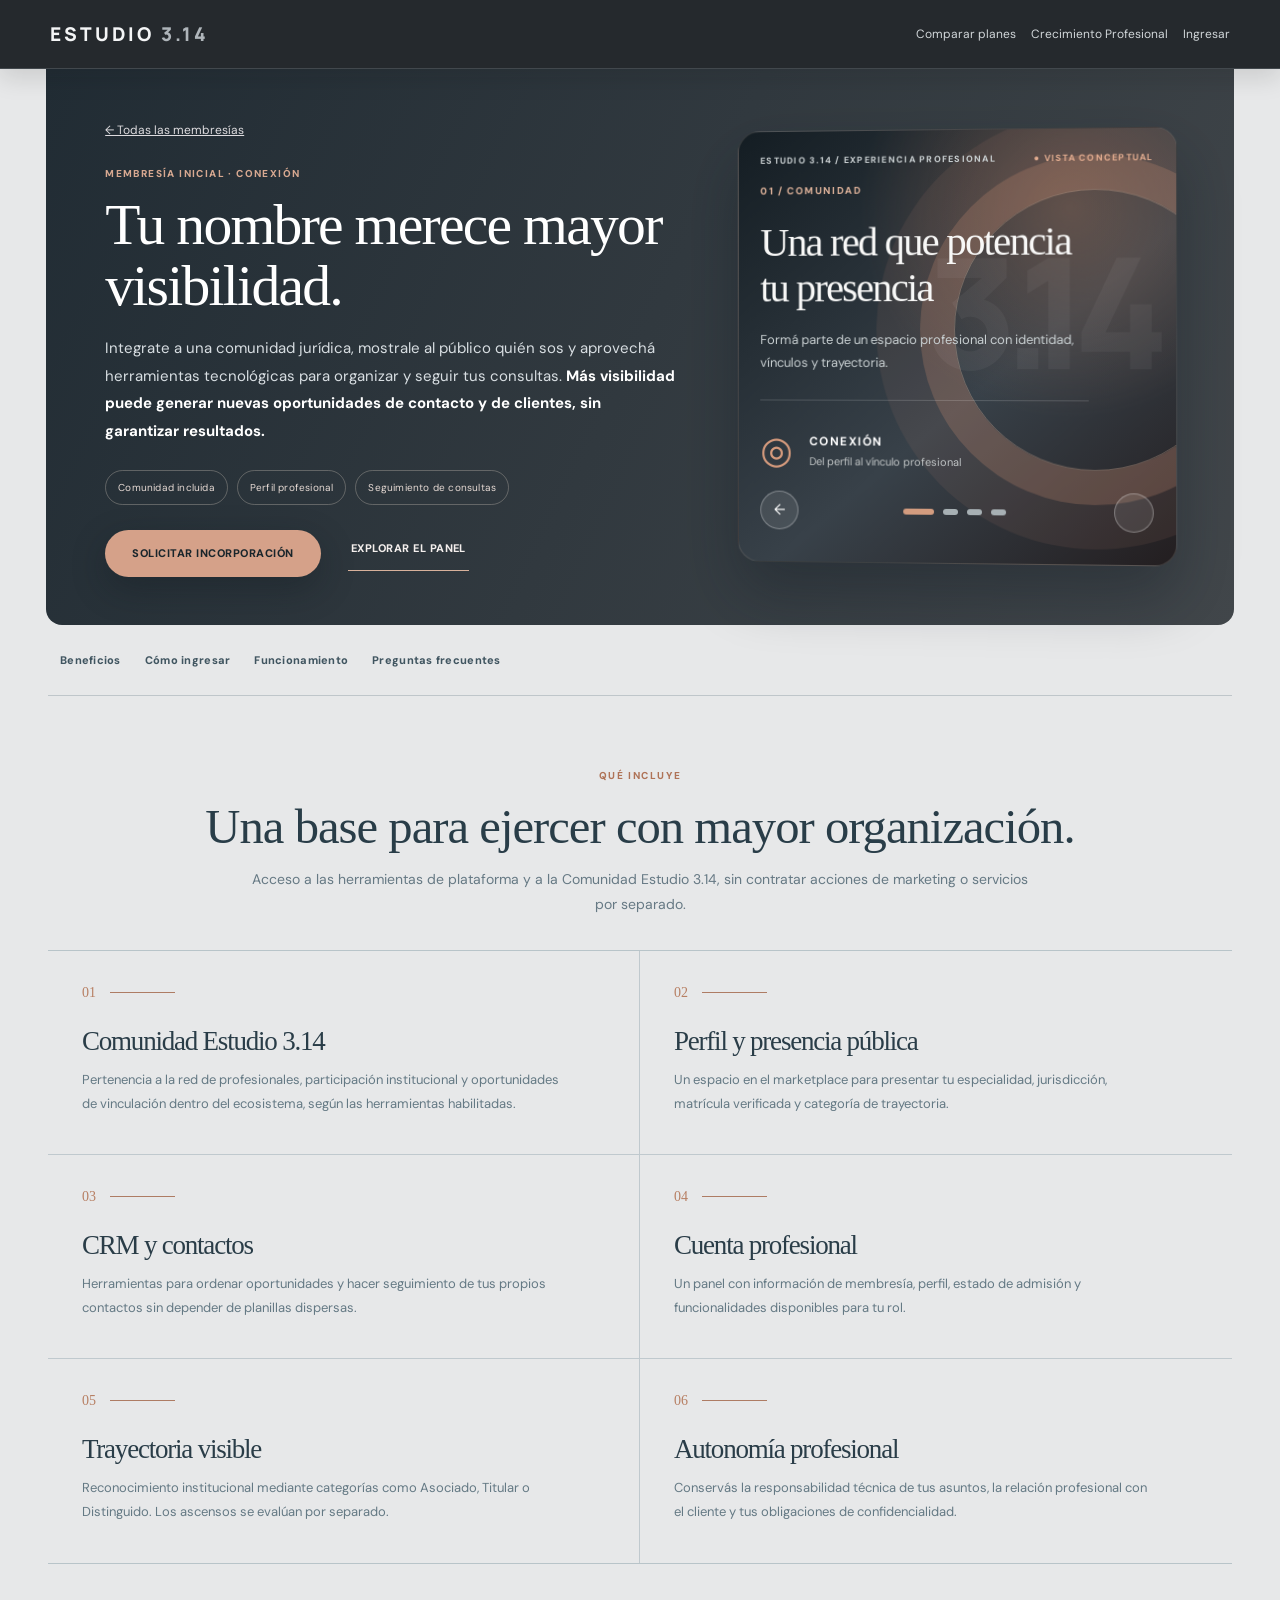
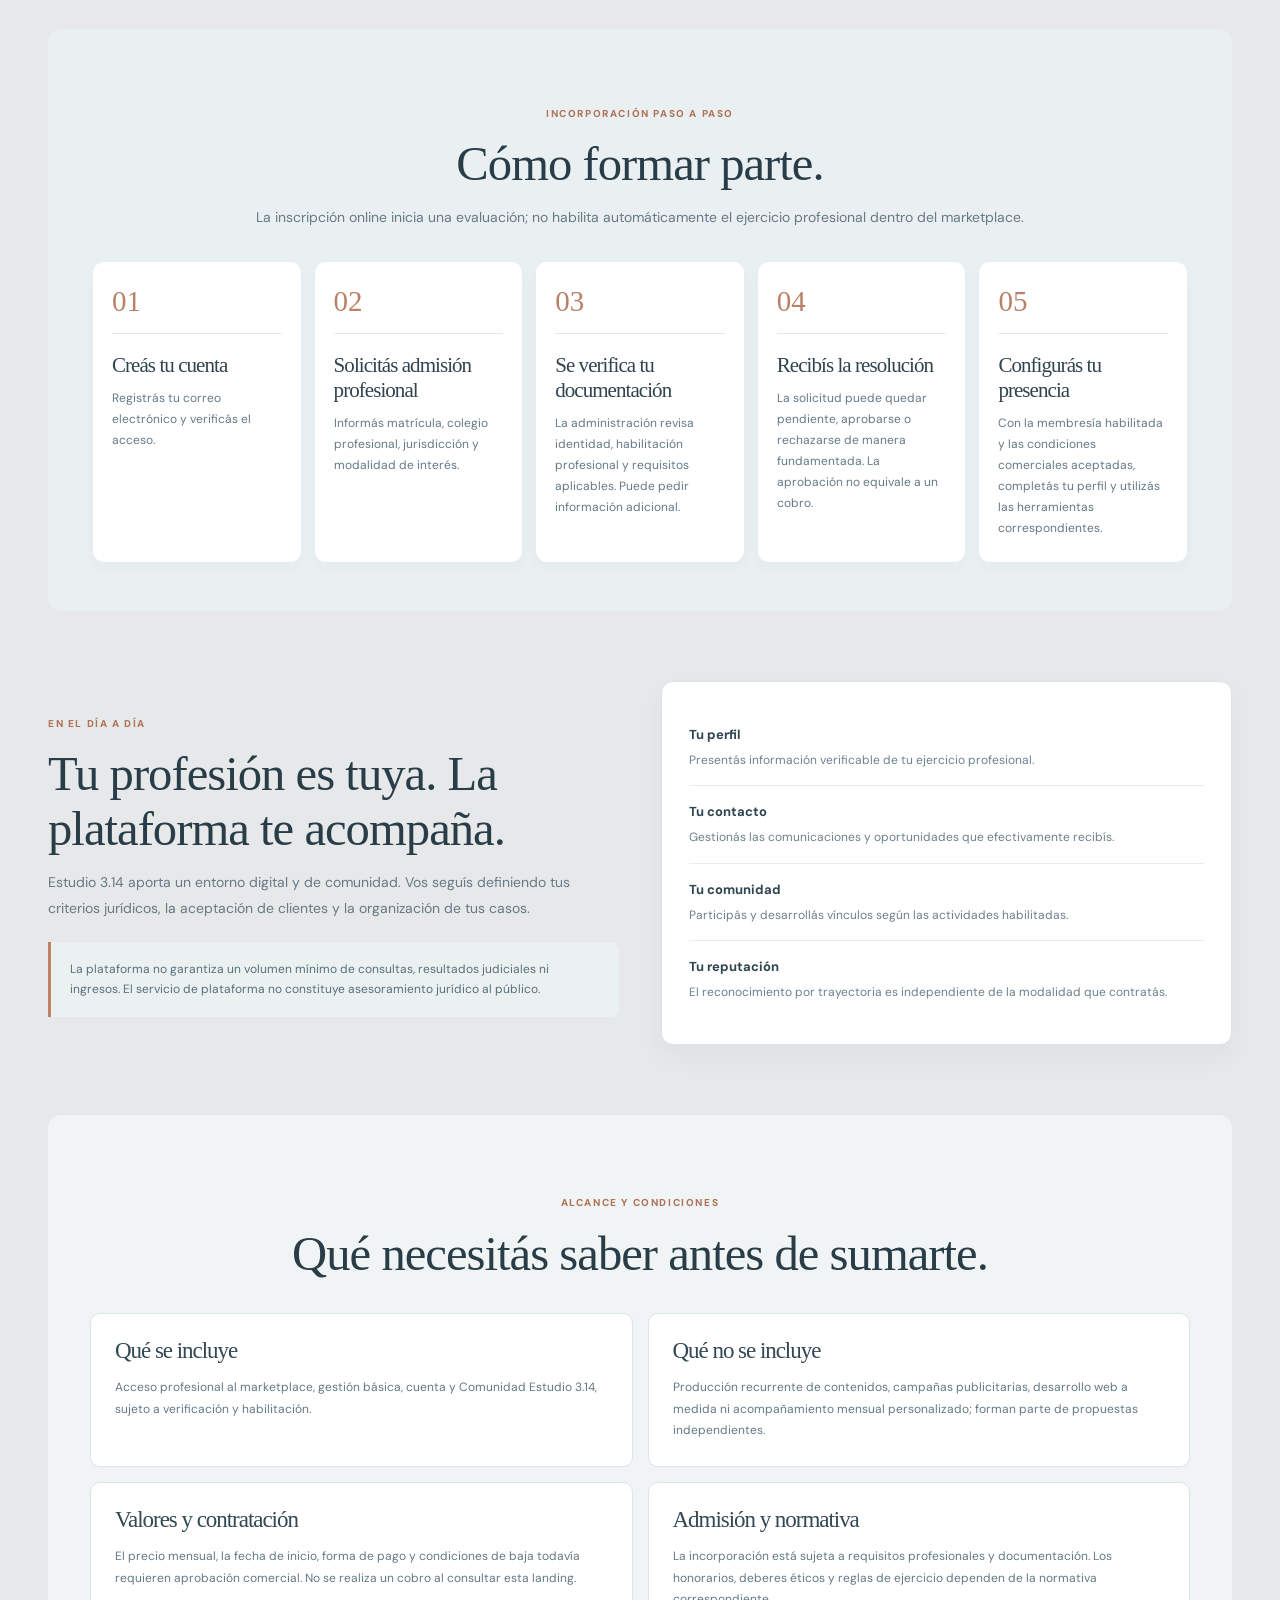
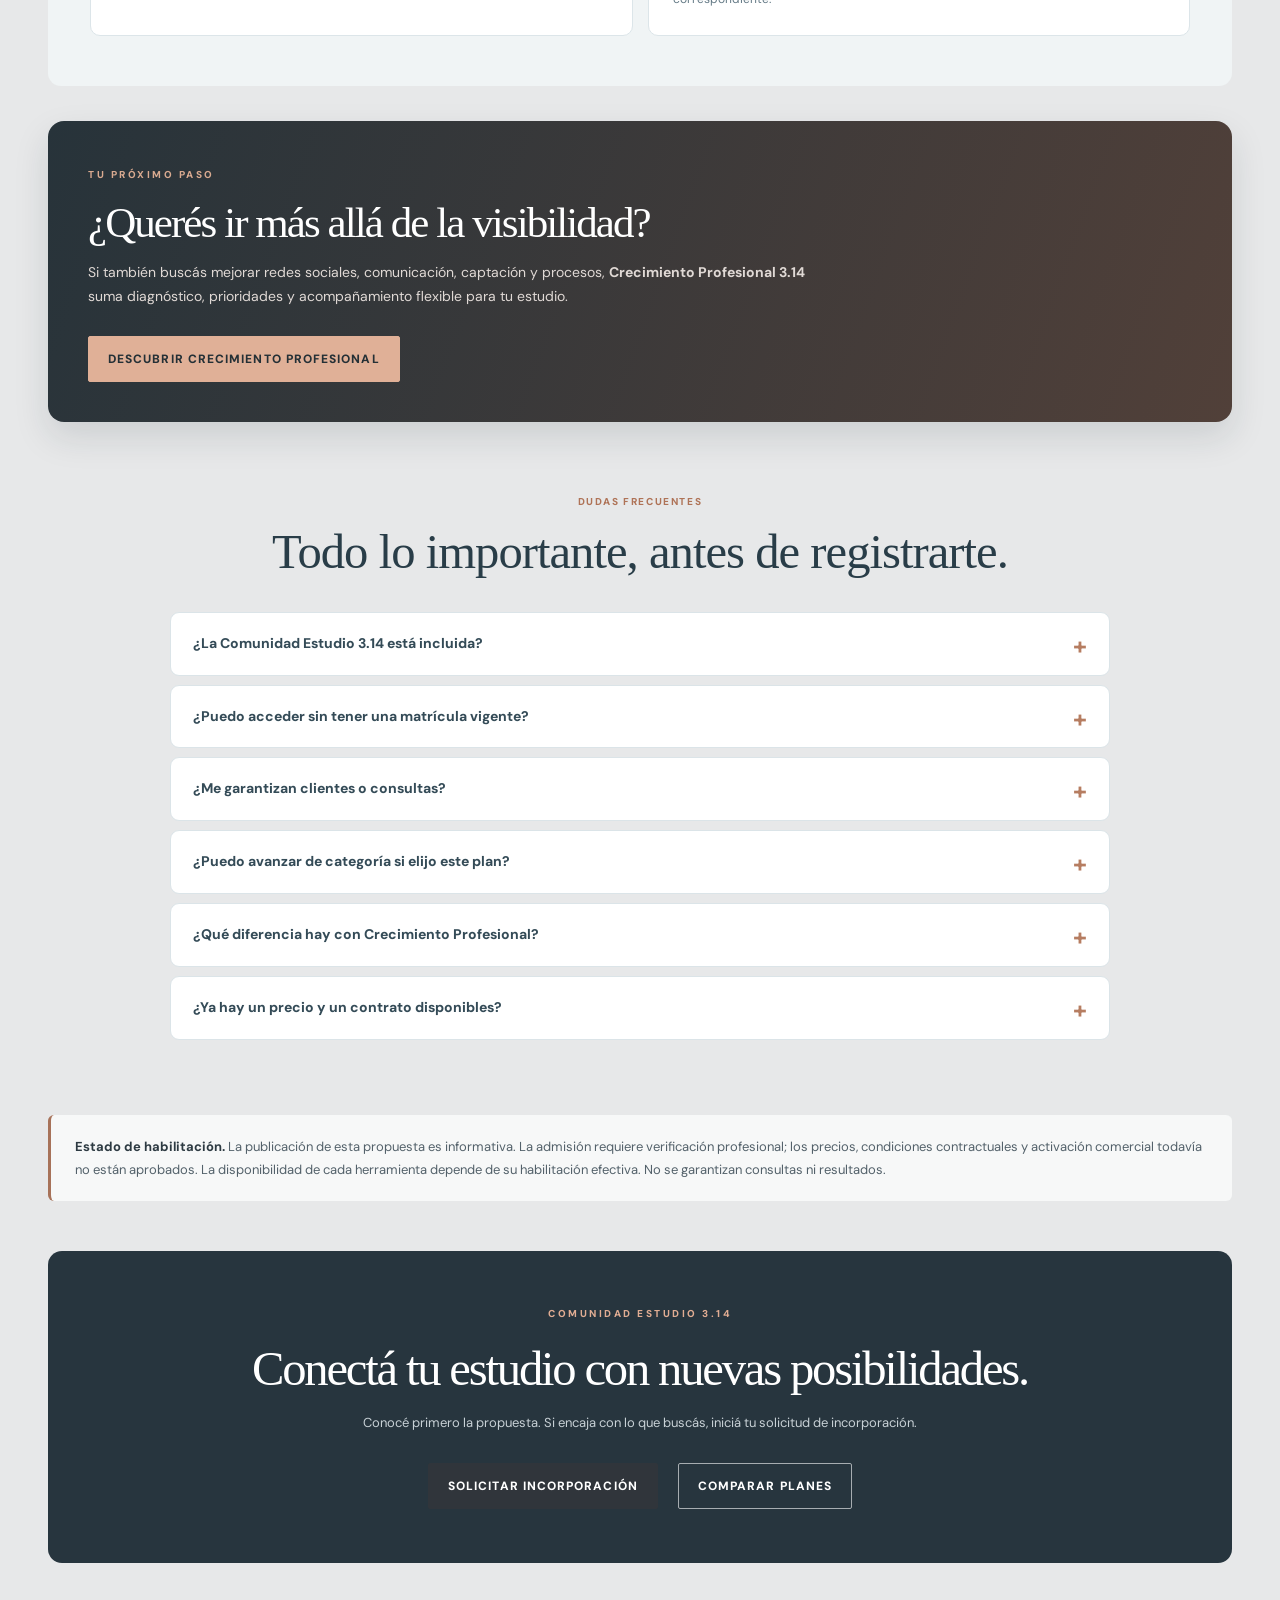
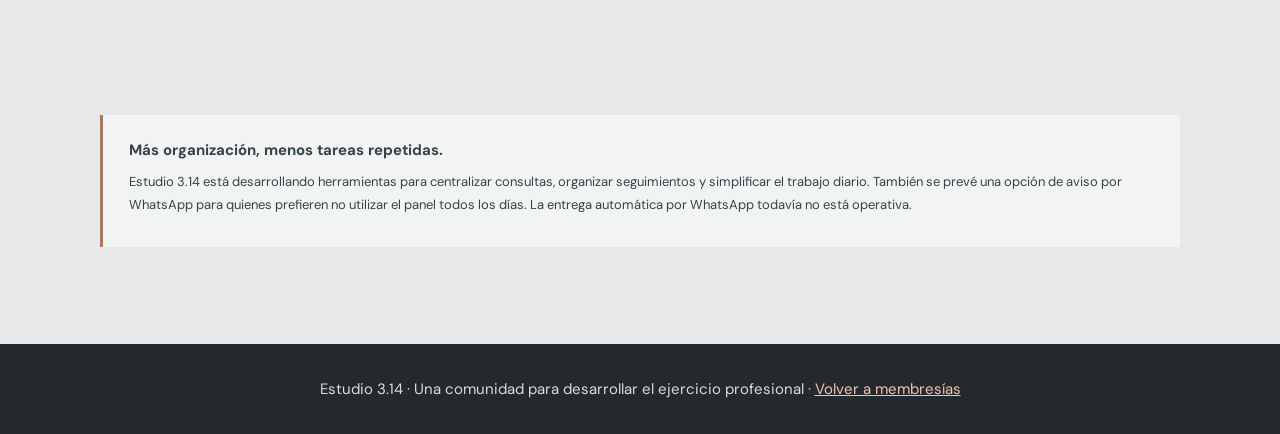
<file: plan-acceso.html>
<!doctype html><html lang="es"><head><meta charset="utf-8"><meta name="viewport" content="width=device-width,initial-scale=1"><meta name="description" content="Comunidad jurídica, perfil profesional y herramientas de gestión para abogados en Estudio 3.14."><title>Membresía Conexión | Estudio 3.14</title><link rel="stylesheet" href="plan-pages.css"></head><body><header class="plan-public-header"><a class="brand" href="index.html#inicio">ESTUDIO <span>3.14</span></a><nav aria-label="Navegación pública"><a href="index.html#membresias">Comparar planes</a><a href="plan-crecimiento.html">Crecimiento Profesional</a><a href="index.html?plan=plataforma#cuenta">Ingresar</a></nav></header><main class="plan-shell"><section class="inner-page plan-landing">
  <div class="plan-landing-hero">
    <div class="plan-landing-hero-copy"><a class="plan-back" href="index.html#membresias" >← Todas las membresías</a><span class="eyebrow">MEMBRESÍA INICIAL · CONEXIÓN</span><h2>Tu nombre merece mayor visibilidad.</h2><p>Integrate a una comunidad jurídica, mostrale al público quién sos y aprovechá herramientas tecnológicas para organizar y seguir tus consultas. <strong>Más visibilidad puede generar nuevas oportunidades de contacto y de clientes, sin garantizar resultados.</strong></p><div class="plan-hero-chips"><span>Comunidad incluida</span><span>Perfil profesional</span><span>Seguimiento de consultas</span></div><a class="primary" href="index.html?plan=plataforma#cuenta" >Solicitar incorporación</a><button class="outline preview-open" type="button" onclick="document.getElementById('demo-panel').showModal()">Explorar el panel</button></div>
    <div class="studio-orbit" aria-label="Recorrido interactivo de los beneficios"><div class="orbit-glow" aria-hidden="true"></div><div class="orbit-head"><span>ESTUDIO 3.14 / EXPERIENCIA PROFESIONAL</span><span class="orbit-live">● VISTA CONCEPTUAL</span></div><div class="orbit-frame"><div class="orbit-symbol" aria-hidden="true">3.14</div><div class="orbit-slide" id="orbit-slide"><span class="orbit-step" id="orbit-step">01 / COMUNIDAD</span><h3 id="orbit-title">Una red que potencia tu presencia</h3><p id="orbit-description">Formá parte de un espacio profesional con identidad, vínculos y trayectoria.</p><div class="orbit-metric"><span id="orbit-graphic">◎</span><div><strong id="orbit-keyword">CONEXIÓN</strong><small>Del perfil al vínculo profesional</small></div></div></div></div><div class="orbit-control"><button type="button" class="orbit-prev" aria-label="Anterior beneficio">←</button><div class="orbit-dots" role="group" aria-label="Seleccionar beneficio"><button type="button" data-orbit="0" aria-label="Una red que potencia tu presencia" aria-current="true"></button><button type="button" data-orbit="1" aria-label="Que te encuentren por tu especialidad" ></button><button type="button" data-orbit="2" aria-label="Cada oportunidad merece seguimiento" ></button><button type="button" data-orbit="3" aria-label="Una estructura para seguir avanzando" ></button></div><button type="button" class="orbit-next" aria-label="Siguiente beneficio"></button></div></div></div>
  <nav class="plan-anchorbar" aria-label="Índice de contenidos"><a href="#acceso-beneficios" >Beneficios</a><a href="#acceso-proceso" >Cómo ingresar</a><a href="#acceso-gestion" >Funcionamiento</a><a href="#acceso-faq" >Preguntas frecuentes</a></nav>
  <div id="acceso-beneficios" class="plan-section-intro"><span class="eyebrow">QUÉ INCLUYE</span><h2>Una base para ejercer con mayor organización.</h2><p>Acceso a las herramientas de plataforma y a la Comunidad Estudio 3.14, sin contratar acciones de marketing o servicios por separado.</p></div>
  <div class="plan-benefit-grid editorial-benefits">
    <article><div class="plan-benefit-icon">01<span class="benefit-line"></span></div><h3>Comunidad Estudio 3.14</h3><p>Pertenencia a la red de profesionales, participación institucional y oportunidades de vinculación dentro del ecosistema, según las herramientas habilitadas.</p></article>
    <article><div class="plan-benefit-icon">02<span class="benefit-line"></span></div><h3>Perfil y presencia pública</h3><p>Un espacio en el marketplace para presentar tu especialidad, jurisdicción, matrícula verificada y categoría de trayectoria.</p></article>
    <article><div class="plan-benefit-icon">03<span class="benefit-line"></span></div><h3>CRM y contactos</h3><p>Herramientas para ordenar oportunidades y hacer seguimiento de tus propios contactos sin depender de planillas dispersas.</p></article>
    <article><div class="plan-benefit-icon">04<span class="benefit-line"></span></div><h3>Cuenta profesional</h3><p>Un panel con información de membresía, perfil, estado de admisión y funcionalidades disponibles para tu rol.</p></article>
    <article><div class="plan-benefit-icon">05<span class="benefit-line"></span></div><h3>Trayectoria visible</h3><p>Reconocimiento institucional mediante categorías como Asociado, Titular o Distinguido. Los ascensos se evalúan por separado.</p></article>
    <article><div class="plan-benefit-icon">06<span class="benefit-line"></span></div><h3>Autonomía profesional</h3><p>Conservás la responsabilidad técnica de tus asuntos, la relación profesional con el cliente y tus obligaciones de confidencialidad.</p></article>
  </div>
  <div id="acceso-proceso" class="plan-process-section"><div class="plan-section-intro"><span class="eyebrow">INCORPORACIÓN PASO A PASO</span><h2>Cómo formar parte.</h2><p>La inscripción online inicia una evaluación; no habilita automáticamente el ejercicio profesional dentro del marketplace.</p></div><div class="plan-process-list">
    <div><span>01</span><div><h3>Creás tu cuenta</h3><p>Registrás tu correo electrónico y verificás el acceso.</p></div></div>
    <div><span>02</span><div><h3>Solicitás admisión profesional</h3><p>Informás matrícula, colegio profesional, jurisdicción y modalidad de interés.</p></div></div>
    <div><span>03</span><div><h3>Se verifica tu documentación</h3><p>La administración revisa identidad, habilitación profesional y requisitos aplicables. Puede pedir información adicional.</p></div></div>
    <div><span>04</span><div><h3>Recibís la resolución</h3><p>La solicitud puede quedar pendiente, aprobarse o rechazarse de manera fundamentada. La aprobación no equivale a un cobro.</p></div></div>
    <div><span>05</span><div><h3>Configurás tu presencia</h3><p>Con la membresía habilitada y las condiciones comerciales aceptadas, completás tu perfil y utilizás las herramientas correspondientes.</p></div></div>
  </div></div>
  <div id="acceso-gestion" class="plan-split-story"><div><span class="eyebrow">EN EL DÍA A DÍA</span><h2>Tu profesión es tuya. La plataforma te acompaña.</h2><p>Estudio 3.14 aporta un entorno digital y de comunidad. Vos seguís definiendo tus criterios jurídicos, la aceptación de clientes y la organización de tus casos.</p><div class="plan-note">La plataforma no garantiza un volumen mínimo de consultas, resultados judiciales ni ingresos. El servicio de plataforma no constituye asesoramiento jurídico al público.</div></div><div class="plan-story-steps"><div><strong>Tu perfil</strong><span>Presentás información verificable de tu ejercicio profesional.</span></div><div><strong>Tu contacto</strong><span>Gestionás las comunicaciones y oportunidades que efectivamente recibís.</span></div><div><strong>Tu comunidad</strong><span>Participás y desarrollás vínculos según las actividades habilitadas.</span></div><div><strong>Tu reputación</strong><span>El reconocimiento por trayectoria es independiente de la modalidad que contratás.</span></div></div></div>
  <div class="plan-conditions"><div class="plan-section-intro"><span class="eyebrow">ALCANCE Y CONDICIONES</span><h2>Qué necesitás saber antes de sumarte.</h2></div><div class="plan-condition-grid"><article><h3>Qué se incluye</h3><p>Acceso profesional al marketplace, gestión básica, cuenta y Comunidad Estudio 3.14, sujeto a verificación y habilitación.</p></article><article><h3>Qué no se incluye</h3><p>Producción recurrente de contenidos, campañas publicitarias, desarrollo web a medida ni acompañamiento mensual personalizado; forman parte de propuestas independientes.</p></article><article><h3>Valores y contratación</h3><p>El precio mensual, la fecha de inicio, forma de pago y condiciones de baja todavía requieren aprobación comercial. No se realiza un cobro al consultar esta landing.</p></article><article><h3>Admisión y normativa</h3><p>La incorporación está sujeta a requisitos profesionales y documentación. Los honorarios, deberes éticos y reglas de ejercicio dependen de la normativa correspondiente.</p></article></div></div><aside class="growth-upsell"><span class="eyebrow">TU PRÓXIMO PASO</span><h3>¿Querés ir más allá de la visibilidad?</h3><p>Si también buscás mejorar redes sociales, comunicación, captación y procesos, <strong>Crecimiento Profesional 3.14</strong> suma diagnóstico, prioridades y acompañamiento flexible para tu estudio.</p><a href="plan-crecimiento.html" class="primary">Descubrir Crecimiento Profesional</a></aside>
  <div id="acceso-faq" class="plan-faq"><div class="plan-section-intro"><span class="eyebrow">DUDAS FRECUENTES</span><h2>Todo lo importante, antes de registrarte.</h2></div><details><summary>¿La Comunidad Estudio 3.14 está incluida?</summary><p>Sí. La comunidad es un beneficio compartido por el plan de Acceso y por Crecimiento Profesional.</p></details><details><summary>¿Puedo acceder sin tener una matrícula vigente?</summary><p>Podés iniciar una cuenta, pero la habilitación de un perfil profesional para prestar servicios jurídicos exige verificar los requisitos de matrícula y ejercicio aplicables.</p></details><details><summary>¿Me garantizan clientes o consultas?</summary><p>No. La visibilidad en la plataforma no implica garantía de consultas, contratación de servicios jurídicos ni resultados.</p></details><details><summary>¿Puedo avanzar de categoría si elijo este plan?</summary><p>Sí, conforme a los requisitos institucionales de trayectoria y evaluación. La categoría no se compra ni depende del plan elegido. <a class="text-link" href="index.html#trayectoria" >Ver categorías y requisitos</a></p></details><details><summary>¿Qué diferencia hay con Crecimiento Profesional?</summary><p>Crecimiento Profesional suma un diagnóstico, prioridades acordadas, acciones flexibles y seguimiento mensual. También incluye todos los beneficios de este plan. <a class="text-link" href="plan-crecimiento.html" >Explorar Crecimiento Profesional</a></p></details><details><summary>¿Ya hay un precio y un contrato disponibles?</summary><p>Los valores y condiciones finales siguen pendientes de validación. La solicitud de incorporación no genera automáticamente un pago.</p></details></div>
  <section class="plan-capabilities" aria-labelledby="cap-title"><div class="plan-section-intro"><span class="eyebrow">CAPACIDADES DEL ECOSISTEMA 3.14</span><h2 id="cap-title">Conocé todo lo que podemos trabajar.</h2><p>Recuperamos las áreas desarrolladas en el catálogo anterior y las organizamos sin créditos ni compras individuales. Explorá cada posibilidad, su utilidad y sus límites.</p></div><div class="capability-summary"><div><b>Membresía Conexión</b><p>Incluye comunidad, perfil verificado, visibilidad, CRM y herramientas de gestión habilitadas.</p></div><div><b>Crecimiento Profesional 3.14</b><p>Incluye lo anterior y permite acordar acciones de estas áreas según diagnóstico, prioridades y capacidad mensual.</p></div></div><details class="capability-details"><summary>Ver detalle completo de las áreas y servicios <span>+</span></summary><div class="capability-context"><strong>Qué significa este catálogo para Conexión</strong><p>El listado muestra las capacidades del ecosistema, no beneficios adicionales automáticos de este plan. El acompañamiento y la ejecución personalizada corresponden a Crecimiento Profesional, sujetos a alcance y habilitación, o a trabajos extraordinarios presupuestados.</p></div><div class="capability-grid"><article><span class="detail-category">Contenido y presencia</span><h4>Contenido visual para historias y feed</h4><p>Diseño de piezas gráficas adaptadas a la identidad profesional, textos breves y ajustes acordados.</p><small>Requiere temas, identidad y aprobación previa.</small></article>
<article><span class="detail-category">Contenido y presencia</span><h4>Contenido y publicación en redes</h4><p>Preparación de publicaciones y coordinación de su salida en los canales definidos.</p><small>La programación automatizada está pendiente de integración; no prometer publicaciones automáticas.</small></article>
<article><span class="detail-category">Contenido y presencia</span><h4>Programación de posts y reels</h4><p>Organización de contenidos ya aprobados, fechas, textos y seguimiento de publicación.</p><small>La integración con herramientas externas, incluida Metricool, está pendiente.</small></article>
<article><span class="detail-category">Contenido y presencia</span><h4>Video o reel para redes</h4><p>Edición de videos verticales, rótulos, audio autorizado y materiales aportados o aprobados.</p><small>Filmación y campañas no se incluyen automáticamente.</small></article>
<article><span class="detail-category">Atención y captación</span><h4>Configuración de WhatsApp Business</h4><p>Perfil comercial, horarios, mensajes de bienvenida, respuestas rápidas y etiquetas de organización.</p><small>No implica atención de conversaciones por Estudio 3.14 ni chatbot avanzado.</small></article>
<article><span class="detail-category">Atención y captación</span><h4>Organización de consultas y CRM</h4><p>Circuitos de recepción, etapas de seguimiento, contactos y criterios administrativos.</p><small>No implica migración masiva ni software a medida.</small></article>
<article><span class="detail-category">Atención y captación</span><h4>Campañas Meta Ads</h4><p>Definición de objetivos y públicos, pieza inicial, configuración y lectura de resultados.</p><small>La pauta publicitaria es adicional y ninguna campaña garantiza consultas.</small></article>
<article><span class="detail-category">Gestión y desarrollo</span><h4>Consultoría de gestión del estudio</h4><p>Diagnóstico de desafíos operativos, prioridades y recomendaciones para mejorar la organización.</p><small>No sustituye asesoramiento jurídico ni incluye cualquier ejecución posterior.</small></article></div><p class="capability-disclaimer">Estas fichas provienen del catálogo de servicios en revisión. Sus cantidades, entregables y alcance final todavía no están aprobados comercialmente. Las integraciones no habilitadas se indican expresamente y no se ofrecen como prestaciones operativas.</p></details></section><div class="plan-launch-note"><strong>Estado de habilitación.</strong> La publicación de esta propuesta es informativa. La admisión requiere verificación profesional; los precios, condiciones contractuales y activación comercial todavía no están aprobados. La disponibilidad de cada herramienta depende de su habilitación efectiva. No se garantizan consultas ni resultados.</div><div class="plan-final-cta"><span class="eyebrow">COMUNIDAD ESTUDIO 3.14</span><h2>Conectá tu estudio con nuevas posibilidades.</h2><p>Conocé primero la propuesta. Si encaja con lo que buscás, iniciá tu solicitud de incorporación.</p><div><a class="primary" href="index.html?plan=plataforma#cuenta" >Solicitar incorporación</a><a class="outline" href="index.html#membresias" >Comparar planes</a></div></div>
</section>
<dialog id="demo-panel" class="real-demo-dialog" aria-labelledby="preview-title"><div class="real-demo-app"><aside class="real-demo-sidebar"><div class="real-demo-logo">3.14<small>ESTUDIO</small></div><nav aria-label="Secciones de demostración"><button type="button" data-demo="resumen" class="selected">Inicio</button><button type="button" data-demo="perfil">Mi perfil</button><button type="button" data-demo="crm">Consultas y CRM</button><button type="button" data-demo="comunidad">Comunidad</button></nav><div class="real-demo-sidefoot">Más tecnología para gestionar y desarrollar tu estudio.</div></aside><div class="real-demo-main"><div class="real-demo-topbar"><span class="real-demo-search">Buscar dentro del espacio profesional</span><span class="real-demo-user">DEMO · AB</span><button type="button" class="real-demo-close" aria-label="Cerrar demo">Cerrar</button></div><div class="real-demo-pagehead"><div><span class="demo-label">ESTUDIO 3.14 · VISTA DE EJEMPLO</span><h2 id="preview-title">Centro de operaciones</h2><p>Explorá cómo funciona el espacio privado del profesional.</p></div><span class="real-demo-tag">DATOS FICTICIOS</span></div><div class="real-demo-scroll"><h3 id="demo-heading" class="sr-only">Resumen</h3><p id="demo-intro" class="sr-only">Resumen de actividad profesional</p><div id="demo-content" class="demo-content"><div class="real-demo-banner"><div><span>ESTUDIO 3.14 / MI ESPACIO</span><h4>Centro profesional</h4><p>Tu comunidad, tu presencia y la gestión diaria en un solo entorno.</p></div><div class="real-demo-banner-mark">3.14</div></div><div class="real-demo-kpis"><article><small>PERFIL PROFESIONAL</small><strong>Verificado</strong><span>Estado de ejemplo</span></article><article><small>CONSULTAS</small><strong>12</strong><span>Datos ilustrativos</span></article><article><small>SEGUIMIENTOS</small><strong>08</strong><span>Datos ilustrativos</span></article><article><small>COMUNIDAD</small><strong>Asociado</strong><span>Categoría ilustrativa</span></article></div><div class="real-demo-analytics"><article><div class="real-demo-card-head"><h4>Consultas y seguimiento</h4><span>Últimas 4 semanas</span></div><svg viewBox="0 0 620 210" role="img" aria-label="Gráfico ilustrativo de evolución de consultas y seguimientos"><defs><linearGradient id="area314" x1="0" y1="0" x2="0" y2="1"><stop stop-color="#bd8065" stop-opacity=".22"/><stop offset="1" stop-color="#bd8065" stop-opacity="0"/></linearGradient></defs><g stroke="#e5e9ec" stroke-width="1"><path d="M20 35H600M20 82H600M20 129H600M20 176H600"/></g><path d="M20 172 C75 160 92 165 140 138 S208 154 258 112 S333 134 390 91 S460 103 510 60 S564 82 600 37 L600 190H20Z" fill="url(#area314)"/><path d="M20 172 C75 160 92 165 140 138 S208 154 258 112 S333 134 390 91 S460 103 510 60 S564 82 600 37" stroke="#ae7057" stroke-width="3" fill="none"/><path d="M20 182 C95 179 120 160 170 162 S245 160 310 133 S395 143 451 112 S540 120 600 94" stroke="#394954" stroke-width="3" fill="none"/><g fill="#98a6ad" font-size="11"><text x="20" y="205">Semana 1</text><text x="205" y="205">Semana 2</text><text x="396" y="205">Semana 3</text><text x="540" y="205">Semana 4</text></g></svg><div class="real-demo-legend"><span>● Consultas</span><span>● Seguimiento</span></div></article><article><div class="real-demo-card-head"><h4>Próximas acciones</h4><span>Ejemplo</span></div><div class="real-demo-task"><b>01</b><div><strong>Revisar consultas nuevas</strong><small>CRM · Pendiente</small></div></div><div class="real-demo-task"><b>02</b><div><strong>Actualizar perfil</strong><small>Marketplace · Sugerido</small></div></div><div class="real-demo-task"><b>03</b><div><strong>Seguimiento de contacto</strong><small>CRM · Programado</small></div></div></article></div><div class="real-demo-bottom"><article><h4>Mi presencia en el marketplace</h4><p>Especialidad, jurisdicción y perfil verificable para facilitar que te encuentren.</p><button type="button" data-demo="perfil">Explorar perfil</button></article><article><h4>Mi comunidad profesional</h4><p>Vínculos y trayectoria institucional, independientes del plan comercial.</p><button type="button" data-demo="comunidad">Explorar comunidad</button></article></div></div><p class="real-demo-disclaimer">Demostración pública con datos ficticios. No representa operaciones reales, clientes garantizados ni funcionalidades ya activadas para todos los miembros.</p></div><div class="real-demo-actionbar"><a href="index.html?plan=plataforma#cuenta">Solicitar incorporación</a><button type="button" class="real-demo-close">Cerrar demostración</button></div></div></div></dialog><aside style="padding:23px 26px;margin:22px auto;max-width:1080px;background:#f2f4f4;border-left:3px solid #aa7860;color:#34434b"><strong>Más organización, menos tareas repetidas.</strong><p style="margin:8px 0;font-size:13px;line-height:1.7">Estudio 3.14 está desarrollando herramientas para centralizar consultas, organizar seguimientos y simplificar el trabajo diario. También se prevé una opción de aviso por WhatsApp para quienes prefieren no utilizar el panel todos los días. La entrega automática por WhatsApp todavía no está operativa.</p></aside></main><footer class="plan-public-footer">Estudio 3.14 · Una comunidad para desarrollar el ejercicio profesional · <a href="index.html#membresias">Volver a membresías</a></footer><script>
(()=>{'use strict';
const cards=[["01","COMUNIDAD","Una red que potencia tu presencia","Formá parte de un espacio profesional con identidad, vínculos y trayectoria."],["02","VISIBILIDAD","Que te encuentren por tu especialidad","Un perfil jurídico verificable dentro del marketplace, sujeto a aprobación."],["03","CONSULTAS","Cada oportunidad merece seguimiento","Registrá contactos, organizá estados y prepará los próximos pasos en tu CRM."],["04","CRECIMIENTO","Una estructura para seguir avanzando","Sumá acompañamiento flexible cuando necesites impulsar comunicación y procesos."]];
const root=document.querySelector('.studio-orbit');
if(root){const dots=[...root.querySelectorAll('[data-orbit]')];const words=['CONEXIÓN','PRESENCIA','SEGUIMIENTO','EVOLUCIÓN'];const signs=['◎','◈','','✦'];let current=0;
const show=i=>{current=(i+cards.length)%cards.length;const a=cards[current],panel=root.querySelector('.orbit-slide');panel.classList.remove('orbit-in');void panel.offsetWidth;panel.classList.add('orbit-in');root.querySelector('#orbit-step').textContent=a[0]+' / '+a[1];root.querySelector('#orbit-title').textContent=a[2];root.querySelector('#orbit-description').textContent=a[3];root.querySelector('#orbit-keyword').textContent=words[current];root.querySelector('#orbit-graphic').textContent=signs[current];dots.forEach((d,j)=>{if(j===current)d.setAttribute('aria-current','true');else d.removeAttribute('aria-current')})};
root.querySelector('.orbit-prev').addEventListener('click',()=>show(current-1));root.querySelector('.orbit-next').addEventListener('click',()=>show(current+1));dots.forEach((d,j)=>d.addEventListener('click',()=>show(j)));
}
const dlg=document.querySelector('#demo-panel');
if(!dlg)return;
const demo={
resumen:['Resumen de tu actividad','Una vista general de tu espacio profesional.','<div class="demo-stat-row"><article><small>PERFIL</small><strong>Verificación</strong><span>Especialidad y matrícula</span></article><article><small>GESTIÓN</small><strong>Consultas</strong><span>Organización por estado</span></article><article><small>COMUNIDAD</small><strong>Red 3.14</strong><span>Participación y trayectoria</span></article></div><div class="demo-table"><h4>Tu actividad, organizada</h4><div><span>Perfil profesional</span><b>Identidad y especialidades</b></div><div><span>CRM</span><b>Próximas acciones</b></div><div><span>Comunidad</span><b>Vinculación</b></div></div>'],
perfil:['Tu perfil profesional','Mostrá tu especialidad, jurisdicción y trayectoria después de la verificación.','<div class="demo-profile"><div class="demo-avatar">AC</div><div><small>PERFIL DE EJEMPLO · FICTICIO</small><h4>Abogada/o de ejemplo</h4><p>Derecho civil · Salta</p><span>Perfil sujeto a verificación de matrícula</span></div></div><div class="demo-table"><h4>Presencia pública</h4><div><span>Especialidades</span><b>Presentación profesional</b></div><div><span>Jurisdicción</span><b>Área de ejercicio</b></div><div><span>Información</span><b>Datos verificables</b></div></div>'],
crm:['Consultas y CRM','Del primer contacto al seguimiento, sin perder de vista cada oportunidad.','<div class="demo-kanban"><article><small>NUEVO CONTACTO</small><strong>Consulta de ejemplo A</strong><span>Revisar motivo y jurisdicción</span></article><article><small>EN SEGUIMIENTO</small><strong>Consulta de ejemplo B</strong><span>Preparar próxima respuesta</span></article><article><small>FINALIZADO</small><strong>Consulta de ejemplo C</strong><span>Cerrar registro administrativo</span></article></div><p class="demo-footnote">Solo datos ficticios; no representa captación ni casos reales.</p>'],
comunidad:['Comunidad Estudio 3.14','Pertenencia, reconocimiento y posibilidad de conectar con colegas.','<div class="demo-stat-row"><article><small>PERTENENCIA</small><strong>Miembro Asociado</strong><span>Reconocimiento institucional</span></article><article><small>TRAYECTORIA</small><strong>Participación</strong><span>Evaluación independiente del plan</span></article><article><small>VINCULACIÓN</small><strong>Red profesional</strong><span>Vínculos entre colegas</span></article></div><div class="demo-table"><h4>Categorías institucionales</h4><div><span>Asociado · Titular</span><b>Trayectoria</b></div><div><span>Distinguido · Originario</span><b>Reconocimiento</b></div></div>'],
crecimiento:['Mi crecimiento','Diagnóstico y acciones priorizadas según el estudio.','<div class="demo-table"><h4>Plan del mes · ejemplo</h4><div><span>Diagnóstico y prioridades</span><b>Definidas</b></div><div><span>Organizar seguimiento de consultas</span><b>En proceso</b></div><div><span>Revisión de avances</span><b>Por revisar</b></div></div><p class="demo-footnote">Acciones ilustrativas. El alcance mensual se acuerda individualmente.</p>']
};
const buttons=[...dlg.querySelectorAll('.real-demo-sidebar [data-demo]')];const heading=dlg.querySelector('#demo-heading'),intro=dlg.querySelector('#demo-intro'),content=dlg.querySelector('#demo-content');
dlg.addEventListener('click',event=>{const button=event.target.closest('[data-demo]');if(!button)return;const tab=button.dataset.demo;if(!Object.prototype.hasOwnProperty.call(demo,tab))return;heading.textContent=demo[tab][0];intro.textContent=demo[tab][1];content.innerHTML=tab==='resumen'?"<div class=\"real-demo-banner\"><div><span>ESTUDIO 3.14 / MI ESPACIO</span><h4>Centro profesional</h4><p>Tu comunidad, tu presencia y la gestión diaria en un solo entorno.</p></div><div class=\"real-demo-banner-mark\">3.14</div></div><div class=\"real-demo-kpis\"><article><small>PERFIL PROFESIONAL</small><strong>Verificado</strong><span>Estado de ejemplo</span></article><article><small>CONSULTAS</small><strong>12</strong><span>Datos ilustrativos</span></article><article><small>SEGUIMIENTOS</small><strong>08</strong><span>Datos ilustrativos</span></article><article><small>COMUNIDAD</small><strong>Asociado</strong><span>Categoría ilustrativa</span></article></div><div class=\"real-demo-analytics\"><article><div class=\"real-demo-card-head\"><h4>Consultas y seguimiento</h4><span>Últimas 4 semanas</span></div><svg viewBox=\"0 0 620 210\" role=\"img\" aria-label=\"Gráfico ilustrativo de evolución de consultas y seguimientos\"><defs><linearGradient id=\"area314\" x1=\"0\" y1=\"0\" x2=\"0\" y2=\"1\"><stop stop-color=\"#bd8065\" stop-opacity=\".22\"/><stop offset=\"1\" stop-color=\"#bd8065\" stop-opacity=\"0\"/></linearGradient></defs><g stroke=\"#e5e9ec\" stroke-width=\"1\"><path d=\"M20 35H600M20 82H600M20 129H600M20 176H600\"/></g><path d=\"M20 172 C75 160 92 165 140 138 S208 154 258 112 S333 134 390 91 S460 103 510 60 S564 82 600 37 L600 190H20Z\" fill=\"url(#area314)\"/><path d=\"M20 172 C75 160 92 165 140 138 S208 154 258 112 S333 134 390 91 S460 103 510 60 S564 82 600 37\" stroke=\"#ae7057\" stroke-width=\"3\" fill=\"none\"/><path d=\"M20 182 C95 179 120 160 170 162 S245 160 310 133 S395 143 451 112 S540 120 600 94\" stroke=\"#394954\" stroke-width=\"3\" fill=\"none\"/><g fill=\"#98a6ad\" font-size=\"11\"><text x=\"20\" y=\"205\">Semana 1</text><text x=\"205\" y=\"205\">Semana 2</text><text x=\"396\" y=\"205\">Semana 3</text><text x=\"540\" y=\"205\">Semana 4</text></g></svg><div class=\"real-demo-legend\"><span>● Consultas</span><span>● Seguimiento</span></div></article><article><div class=\"real-demo-card-head\"><h4>Próximas acciones</h4><span>Ejemplo</span></div><div class=\"real-demo-task\"><b>01</b><div><strong>Revisar consultas nuevas</strong><small>CRM · Pendiente</small></div></div><div class=\"real-demo-task\"><b>02</b><div><strong>Actualizar perfil</strong><small>Marketplace · Sugerido</small></div></div><div class=\"real-demo-task\"><b>03</b><div><strong>Seguimiento de contacto</strong><small>CRM · Programado</small></div></div></article></div><div class=\"real-demo-bottom\"><article><h4>Mi presencia en el marketplace</h4><p>Especialidad, jurisdicción y perfil verificable para facilitar que te encuentren.</p><button type=\"button\" data-demo=\"perfil\">Explorar perfil</button></article><article><h4>Mi comunidad profesional</h4><p>Vínculos y trayectoria institucional, independientes del plan comercial.</p><button type=\"button\" data-demo=\"comunidad\">Explorar comunidad</button></article></div>":demo[tab][2];buttons.forEach(b=>{b.classList.toggle('selected',b.dataset.demo===tab);b.setAttribute('aria-pressed',String(b.dataset.demo===tab))})});
dlg.querySelectorAll('.real-demo-close').forEach(b=>b.addEventListener('click',()=>dlg.close()));
dlg.addEventListener('click',event=>{if(event.target===dlg)dlg.close()});
})();
</script></body></html>
</file>
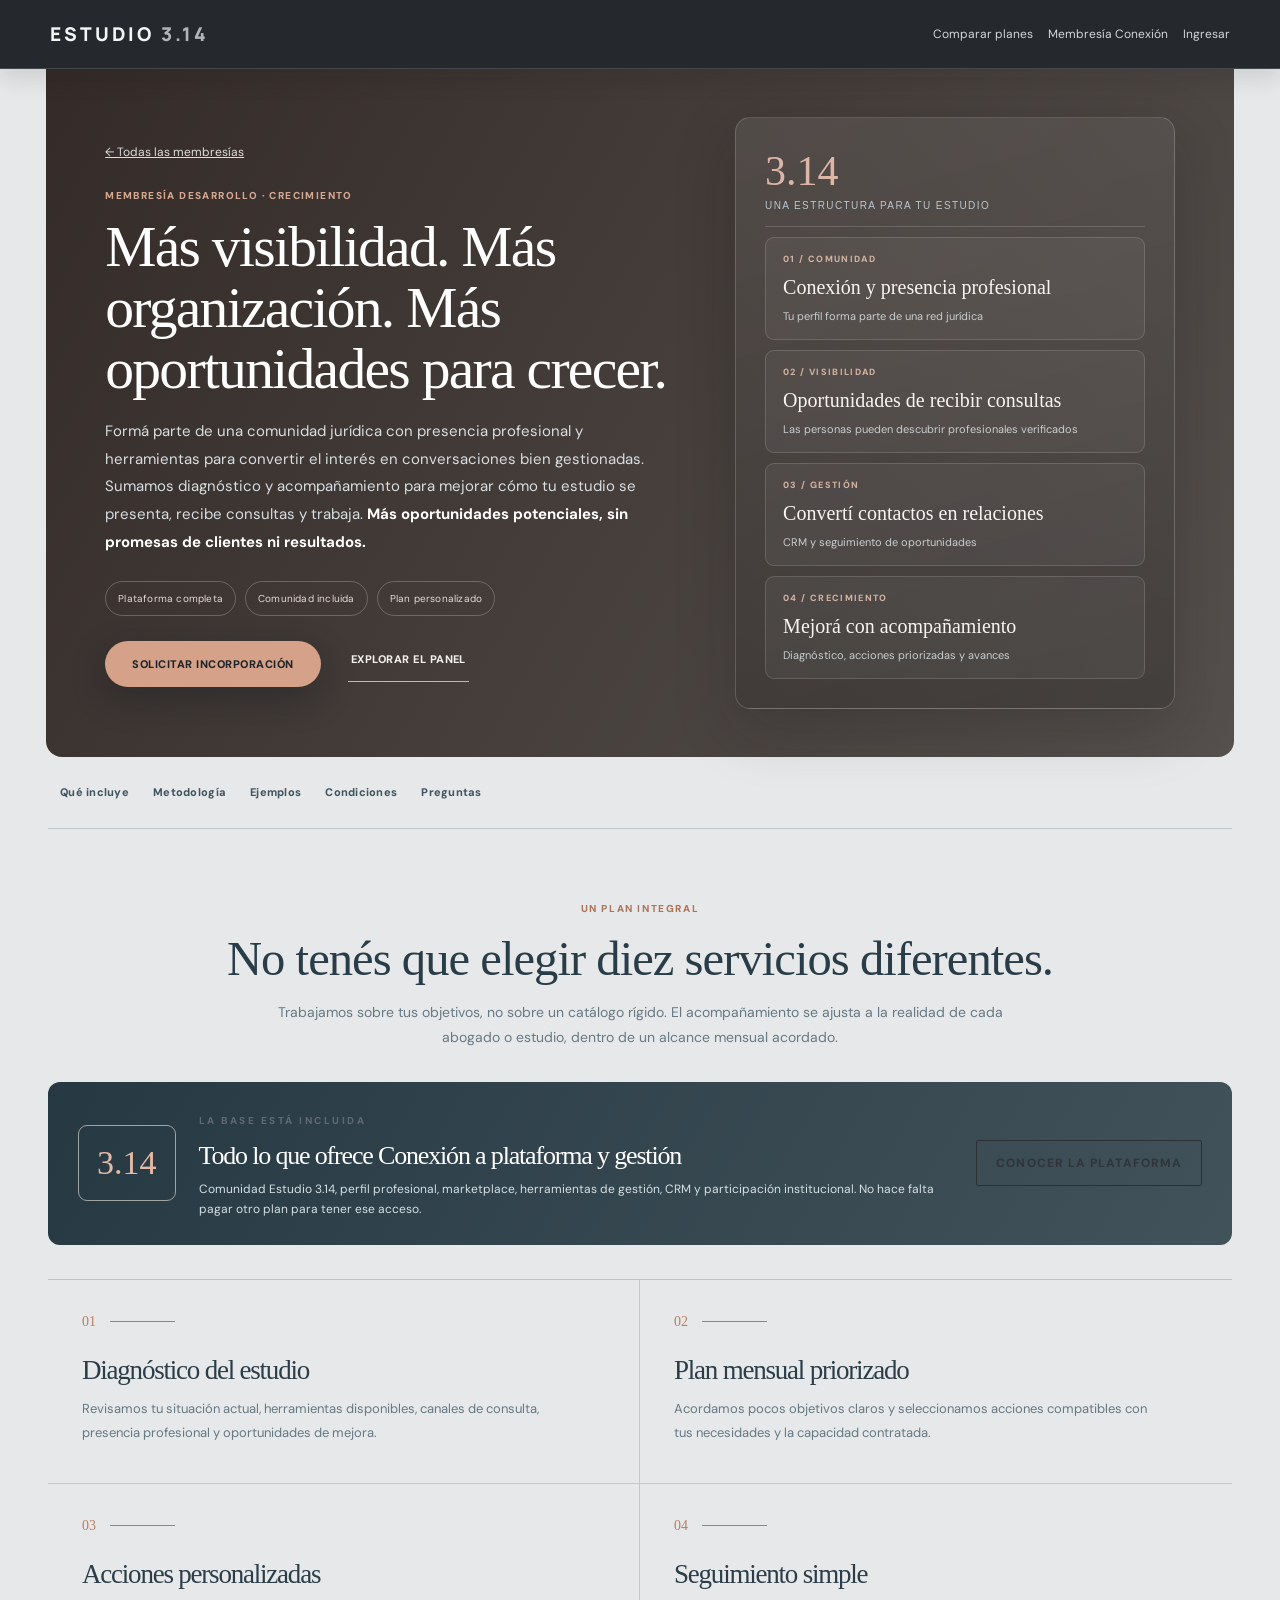
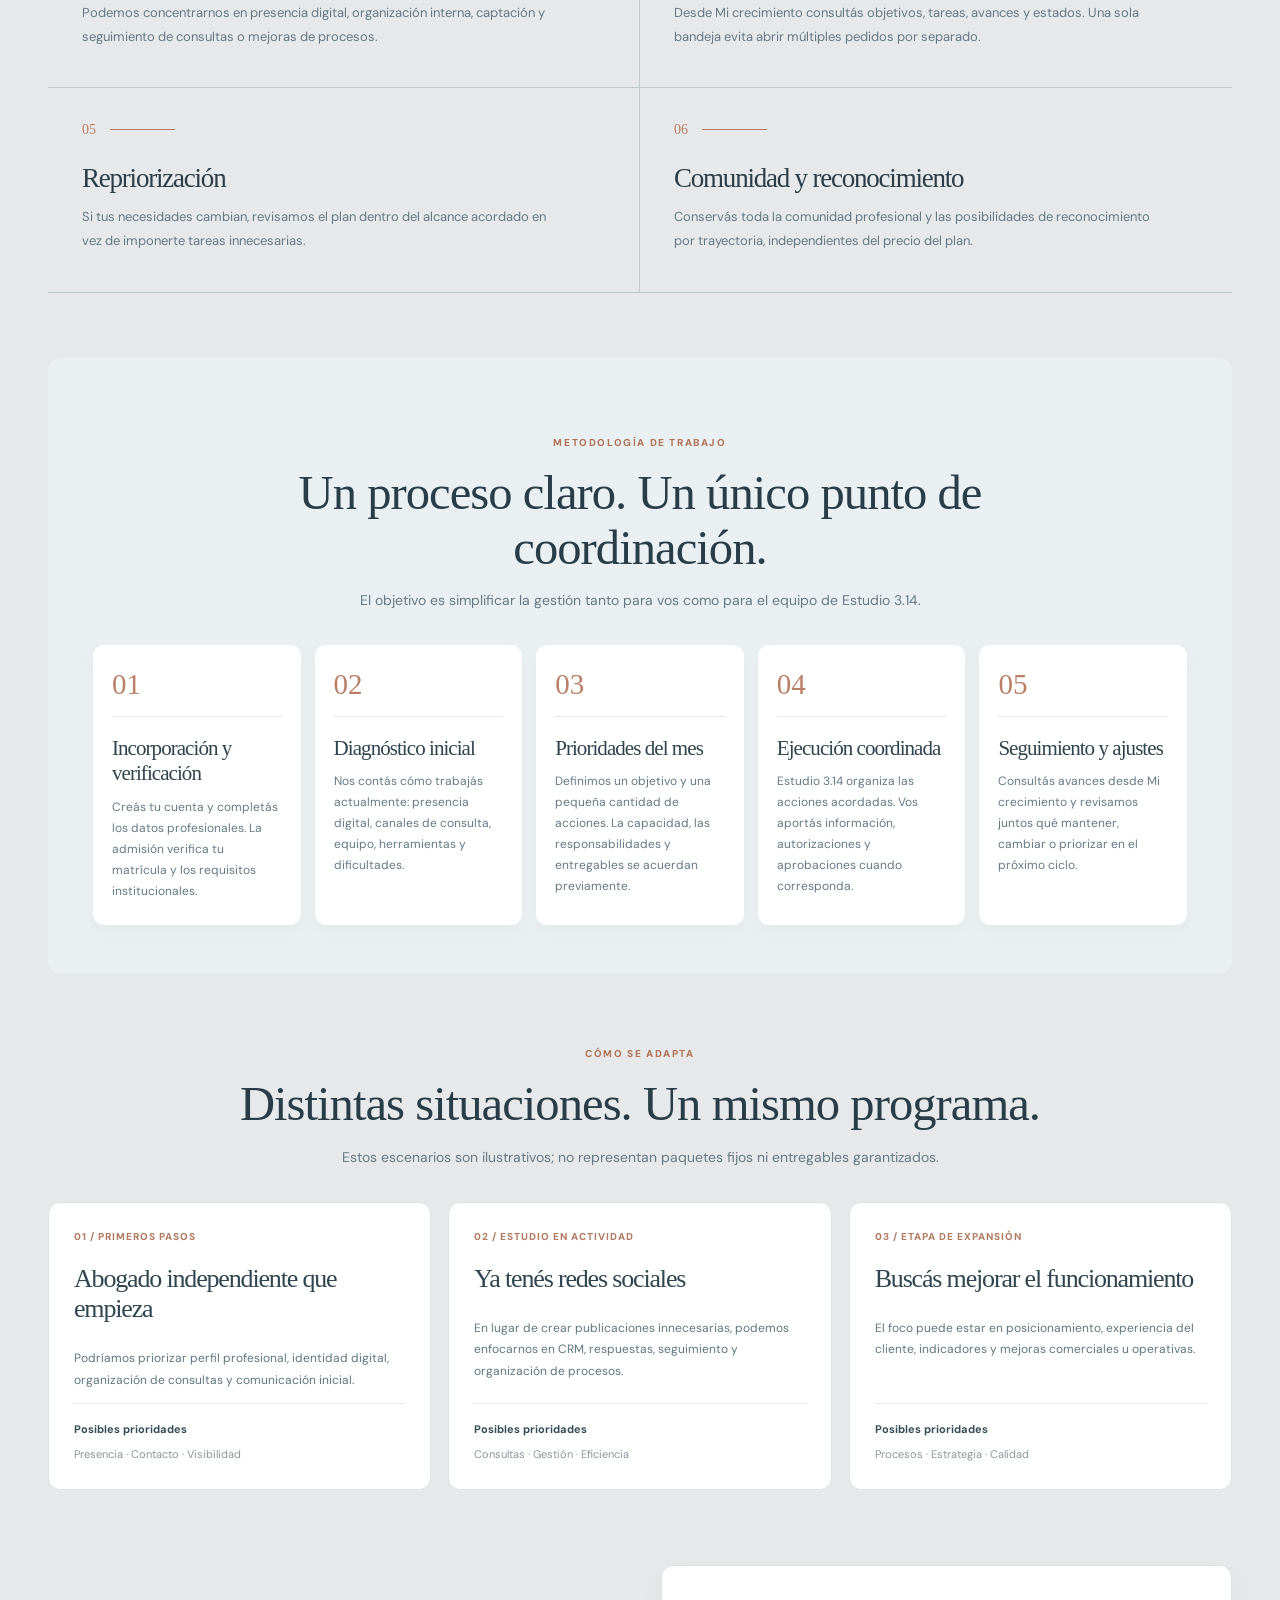
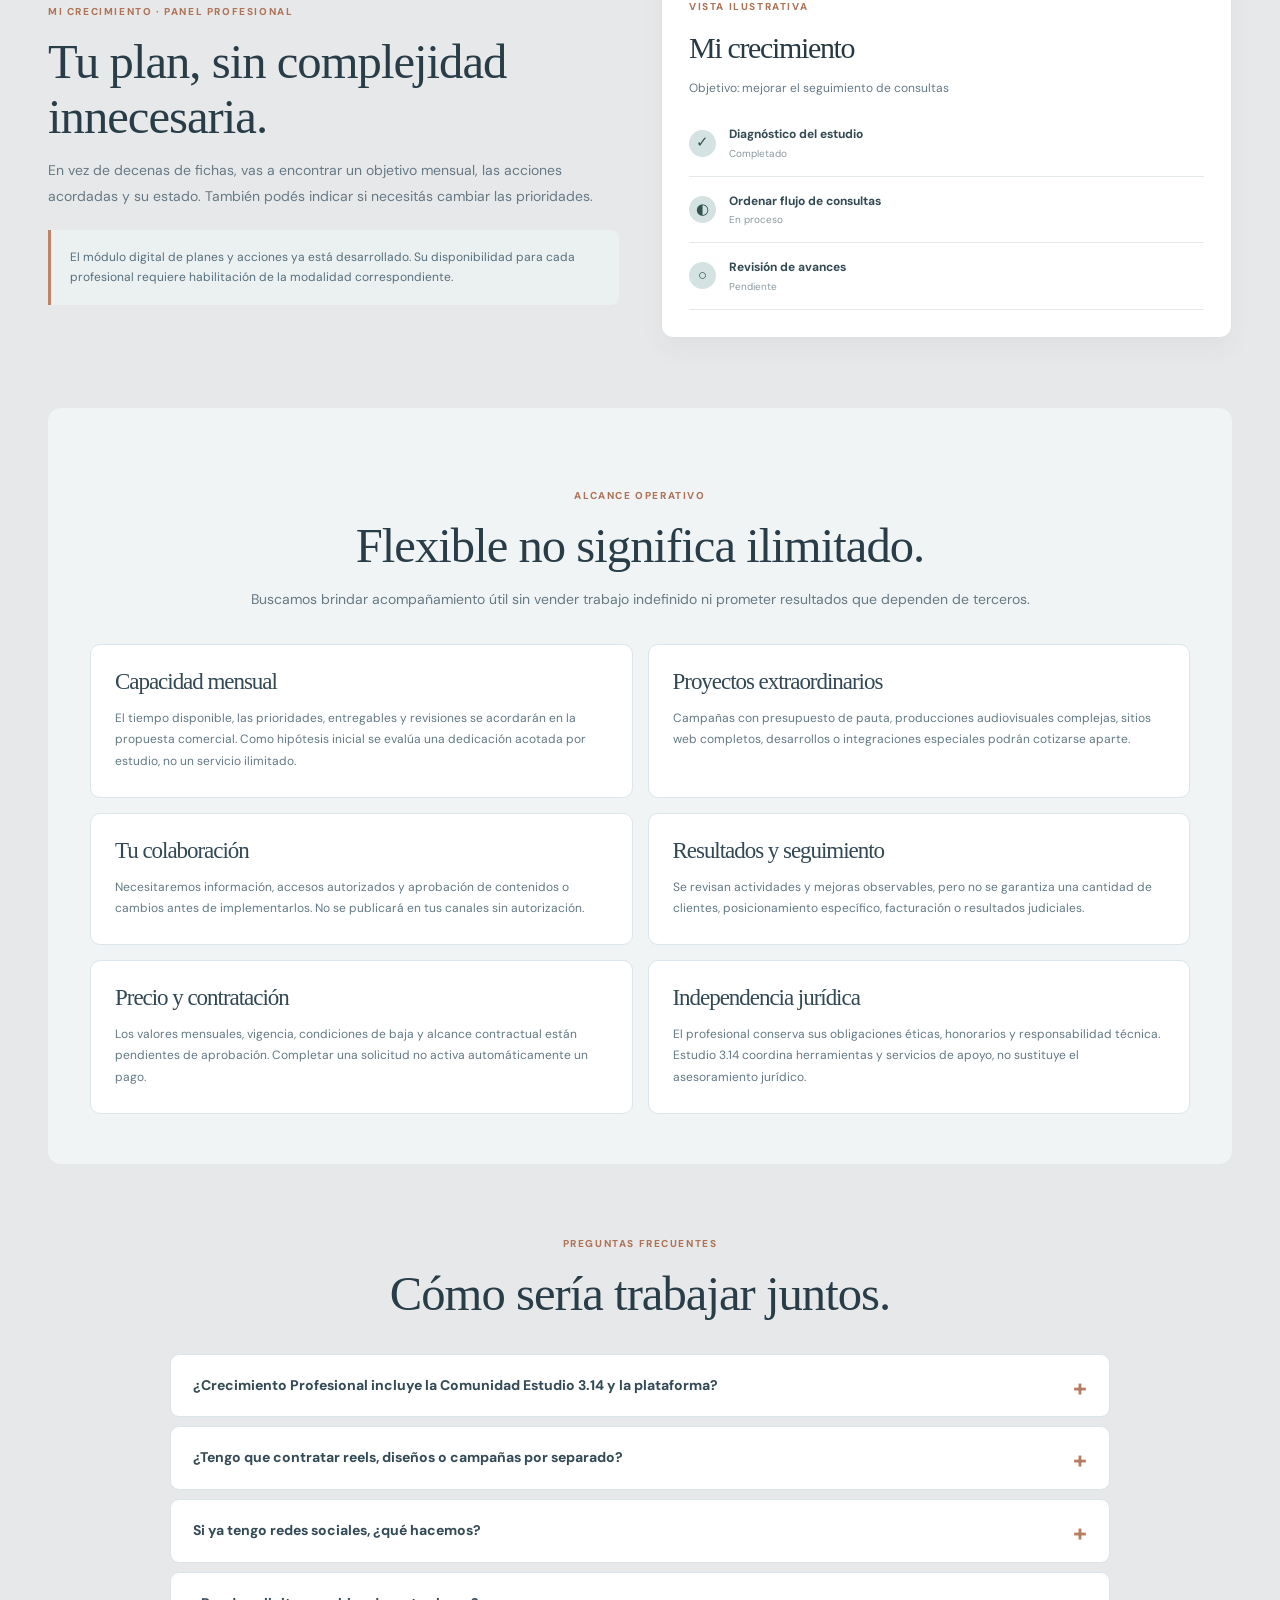
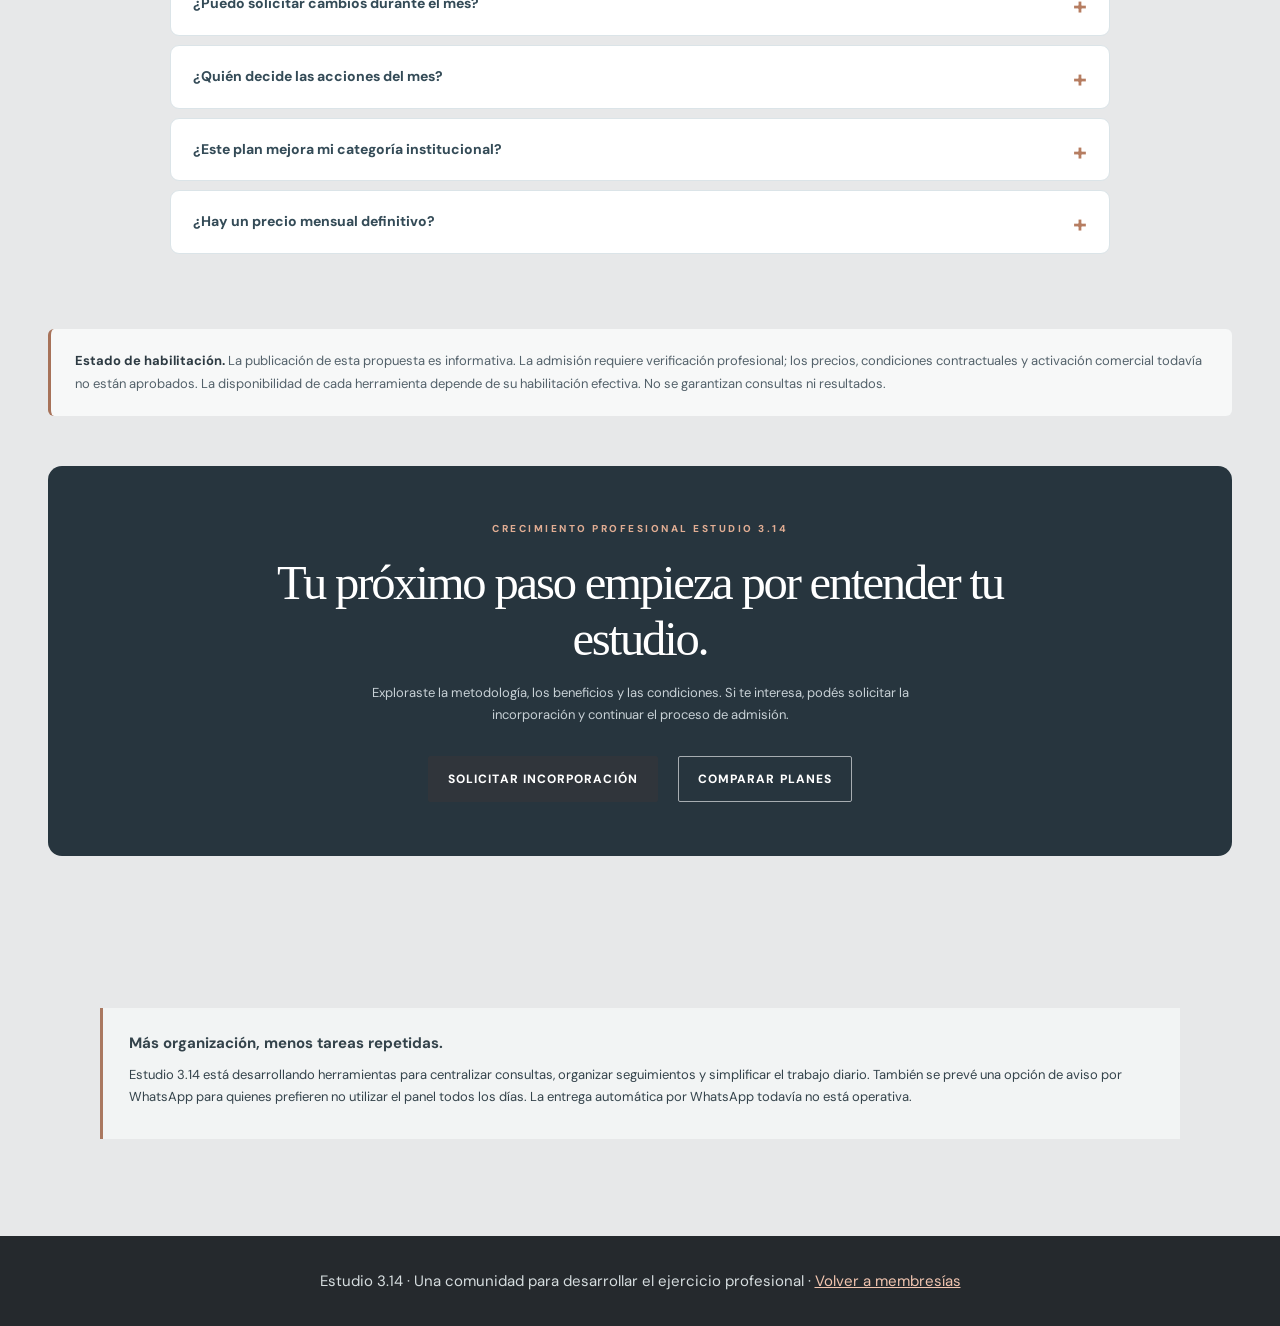
<file: plan-crecimiento.html>
<!doctype html><html lang="es"><head><meta charset="utf-8"><meta name="viewport" content="width=device-width,initial-scale=1"><meta name="description" content="Acompañamiento profesional flexible, diagnóstico y seguimiento para abogados en Estudio 3.14."><title>Membresía Crecimiento | Estudio 3.14</title><link rel="stylesheet" href="plan-pages.css"></head><body><header class="plan-public-header"><a class="brand" href="index.html#inicio">ESTUDIO <span>3.14</span></a><nav aria-label="Navegación pública"><a href="index.html#membresias">Comparar planes</a><a href="plan-acceso.html">Membresía Conexión</a><a href="index.html?plan=integral#cuenta">Ingresar</a></nav></header><main class="plan-shell"><section class="inner-page plan-landing">
  <div class="plan-landing-hero growth-hero"><div class="plan-landing-hero-copy"><a class="plan-back" href="index.html#membresias" >← Todas las membresías</a><span class="eyebrow">MEMBRESÍA DESARROLLO · CRECIMIENTO</span><h2>Más visibilidad. Más organización. Más oportunidades para crecer.</h2><p>Formá parte de una comunidad jurídica con presencia profesional y herramientas para convertir el interés en conversaciones bien gestionadas. Sumamos diagnóstico y acompañamiento para mejorar cómo tu estudio se presenta, recibe consultas y trabaja. <strong>Más oportunidades potenciales, sin promesas de clientes ni resultados.</strong></p><div class="plan-hero-chips"><span>Plataforma completa</span><span>Comunidad incluida</span><span>Plan personalizado</span></div><a class="primary" href="index.html?plan=integral#cuenta" >Solicitar incorporación</a><button class="outline preview-open" type="button" onclick="document.getElementById('demo-panel').showModal()">Explorar el panel</button></div><div class="plan-hero-display value-visual" aria-label="Cómo se conectan comunidad, visibilidad y gestión"><div class="plan-display-brand">3.14 <small>UNA ESTRUCTURA PARA TU ESTUDIO</small></div><div class="plan-display-tile"><span>01 / COMUNIDAD</span><strong>Conexión y presencia profesional</strong><small>Tu perfil forma parte de una red jurídica</small></div><div class="plan-display-tile"><span>02 / VISIBILIDAD</span><strong>Oportunidades de recibir consultas</strong><small>Las personas pueden descubrir profesionales verificados</small></div><div class="plan-display-tile"><span>03 / GESTIÓN</span><strong>Convertí contactos en relaciones</strong><small>CRM y seguimiento de oportunidades</small></div><div class="plan-display-tile"><span>04 / CRECIMIENTO</span><strong>Mejorá con acompañamiento</strong><small>Diagnóstico, acciones priorizadas y avances</small></div></div></div><nav class="plan-anchorbar" aria-label="Índice de contenidos"><a href="#crecimiento-beneficios" >Qué incluye</a><a href="#crecimiento-proceso" >Metodología</a><a href="#crecimiento-ejemplos" >Ejemplos</a><a href="#crecimiento-operacion" >Condiciones</a><a href="#crecimiento-faq" >Preguntas</a></nav>
  <div id="crecimiento-beneficios" class="plan-section-intro"><span class="eyebrow">UN PLAN INTEGRAL</span><h2>No tenés que elegir diez servicios diferentes.</h2><p>Trabajamos sobre tus objetivos, no sobre un catálogo rígido. El acompañamiento se ajusta a la realidad de cada abogado o estudio, dentro de un alcance mensual acordado.</p></div>
  <div class="plan-included-banner"><div class="plan-included-symbol">3.14</div><div><span class="eyebrow">LA BASE ESTÁ INCLUIDA</span><h3>Todo lo que ofrece Conexión a plataforma y gestión</h3><p>Comunidad Estudio 3.14, perfil profesional, marketplace, herramientas de gestión, CRM y participación institucional. No hace falta pagar otro plan para tener ese acceso.</p></div><a class="outline" href="plan-acceso.html" >Conocer la plataforma</a></div>
  <div class="plan-benefit-grid editorial-benefits"><article><div class="plan-benefit-icon">01<span class="benefit-line"></span></div><h3>Diagnóstico del estudio</h3><p>Revisamos tu situación actual, herramientas disponibles, canales de consulta, presencia profesional y oportunidades de mejora.</p></article><article><div class="plan-benefit-icon">02<span class="benefit-line"></span></div><h3>Plan mensual priorizado</h3><p>Acordamos pocos objetivos claros y seleccionamos acciones compatibles con tus necesidades y la capacidad contratada.</p></article><article><div class="plan-benefit-icon">03<span class="benefit-line"></span></div><h3>Acciones personalizadas</h3><p>Podemos concentrarnos en presencia digital, organización interna, captación y seguimiento de consultas o mejoras de procesos.</p></article><article><div class="plan-benefit-icon">04<span class="benefit-line"></span></div><h3>Seguimiento simple</h3><p>Desde Mi crecimiento consultás objetivos, tareas, avances y estados. Una sola bandeja evita abrir múltiples pedidos por separado.</p></article><article><div class="plan-benefit-icon">05<span class="benefit-line"></span></div><h3>Repriorización</h3><p>Si tus necesidades cambian, revisamos el plan dentro del alcance acordado en vez de imponerte tareas innecesarias.</p></article><article><div class="plan-benefit-icon">06<span class="benefit-line"></span></div><h3>Comunidad y reconocimiento</h3><p>Conservás toda la comunidad profesional y las posibilidades de reconocimiento por trayectoria, independientes del precio del plan.</p></article></div>
  <section class="membership-builder" aria-labelledby="builder-title"><div class="builder-heading"><span class="eyebrow">MEMBRESÍA INTEGRAL · CONFIGURACIÓN CONCEPTUAL</span><h2 id="builder-title">Todo lo que tu estudio necesita. Sin pagar por lo que no usa.</h2><p>La comunidad, las herramientas digitales y el diagnóstico inicial son la base. Elegí las áreas de ejecución que aportarían mayor valor a tu estudio.</p></div><div class="builder-shell"><div class="builder-options"><div class="builder-base"><div><strong>Tu base Estudio 3.14</strong><p>Comunidad, marketplace, perfil profesional, CRM, diagnóstico inicial, objetivos y seguimiento básico.</p></div><span>Siempre incluida</span></div><label class="builder-option"><input type="checkbox" data-builder="redes" checked><span><strong>Presencia digital y contenidos</strong><small>Contenido visual, textos y piezas para redes; producción audiovisual y publicación según alcance.</small><em>Ver detalle de contenidos</em></span></label><details class="builder-spec"><summary>Detalle de presencia digital</summary><p>Las fichas anteriores contemplan hasta cuatro contenidos visuales estáticos y una ronda de ajustes. Un reel vertical y la programación de publicaciones requieren definir cupos consolidados; integración automatizada aún pendiente.</p></details><label class="builder-option"><input type="checkbox" data-builder="ads" checked><span><strong>Publicidad y captación de oportunidades</strong><small>Campaña Meta Ads, segmentación, creatividad inicial, seguimiento y optimización de canales de contacto.</small><em>Ver detalle de publicidad y atención</em></span></label><details class="builder-spec"><summary>Detalle de publicidad y atención</summary><p>Ficha existente: una campaña Meta Ads, un conjunto de anuncios, una creatividad inicial, objetivo y público geográfico, seguimiento básico y resumen de resultados. WhatsApp Business: perfil, bienvenida, ausencia, respuestas rápidas y etiquetas. La pauta de Meta se paga por separado. Frecuencia de campañas pendiente de aprobación.</p></details><label class="builder-option"><input type="checkbox" data-builder="procesos" checked><span><strong>Organización y optimización</strong><small>Circuito de atención, estados del CRM, orden de contactos y mejoras operativas.</small><em>Ver detalle de gestión</em></span></label><details class="builder-spec"><summary>Detalle de gestión</summary><p>La ficha contempla hasta cinco estados de seguimiento, campos esenciales, plantilla operativa y capacitación breve. El alcance de mejoras recurrentes será acordado en la planificación del estudio.</p></details></div><aside class="builder-price"><span>SIMULACIÓN DE MEMBRESÍA</span><p>Importes de ejemplo, todavía no aprobados comercialmente.</p><div class="builder-amount" aria-live="polite" data-builder-price>$300.000</div><div class="builder-saving" aria-live="polite" data-builder-saving>Membresía integral completa</div><div class="builder-bar"><div data-builder-progress></div></div><div class="builder-small" data-builder-count>3 áreas de ejecución seleccionadas</div><button type="button" data-builder-reset>Restablecer membresía completa</button><p class="builder-foot">Base ilustrativa $300.000. Quitar contenidos: -$40.000; publicidad y captación: -$50.000; procesos: -$35.000. Los valores no constituyen una cotización ni habilitan pago o contratación.</p></aside></div></section><div id="crecimiento-proceso" class="plan-process-section"><div class="plan-section-intro"><span class="eyebrow">METODOLOGÍA DE TRABAJO</span><h2>Un proceso claro. Un único punto de coordinación.</h2><p>El objetivo es simplificar la gestión tanto para vos como para el equipo de Estudio 3.14.</p></div><div class="plan-process-list"><div><span>01</span><div><h3>Incorporación y verificación</h3><p>Creás tu cuenta y completás los datos profesionales. La admisión verifica tu matrícula y los requisitos institucionales.</p></div></div><div><span>02</span><div><h3>Diagnóstico inicial</h3><p>Nos contás cómo trabajás actualmente: presencia digital, canales de consulta, equipo, herramientas y dificultades.</p></div></div><div><span>03</span><div><h3>Prioridades del mes</h3><p>Definimos un objetivo y una pequeña cantidad de acciones. La capacidad, las responsabilidades y entregables se acuerdan previamente.</p></div></div><div><span>04</span><div><h3>Ejecución coordinada</h3><p>Estudio 3.14 organiza las acciones acordadas. Vos aportás información, autorizaciones y aprobaciones cuando corresponda.</p></div></div><div><span>05</span><div><h3>Seguimiento y ajustes</h3><p>Consultás avances desde Mi crecimiento y revisamos juntos qué mantener, cambiar o priorizar en el próximo ciclo.</p></div></div></div></div>
  <div id="crecimiento-ejemplos" class="plan-section-intro"><span class="eyebrow">CÓMO SE ADAPTA</span><h2>Distintas situaciones. Un mismo programa.</h2><p>Estos escenarios son ilustrativos; no representan paquetes fijos ni entregables garantizados.</p></div>
  <div class="plan-scenarios"><article><span>01 / PRIMEROS PASOS</span><h3>Abogado independiente que empieza</h3><p>Podríamos priorizar perfil profesional, identidad digital, organización de consultas y comunicación inicial.</p><div><b>Posibles prioridades</b><small>Presencia · Contacto · Visibilidad</small></div></article><article><span>02 / ESTUDIO EN ACTIVIDAD</span><h3>Ya tenés redes sociales</h3><p>En lugar de crear publicaciones innecesarias, podemos enfocarnos en CRM, respuestas, seguimiento y organización de procesos.</p><div><b>Posibles prioridades</b><small>Consultas · Gestión · Eficiencia</small></div></article><article><span>03 / ETAPA DE EXPANSIÓN</span><h3>Buscás mejorar el funcionamiento</h3><p>El foco puede estar en posicionamiento, experiencia del cliente, indicadores y mejoras comerciales u operativas.</p><div><b>Posibles prioridades</b><small>Procesos · Estrategia · Calidad</small></div></article></div>
  <div class="plan-split-story"><div><span class="eyebrow">MI CRECIMIENTO · PANEL PROFESIONAL</span><h2>Tu plan, sin complejidad innecesaria.</h2><p>En vez de decenas de fichas, vas a encontrar un objetivo mensual, las acciones acordadas y su estado. También podés indicar si necesitás cambiar las prioridades.</p><div class="plan-note">El módulo digital de planes y acciones ya está desarrollado. Su disponibilidad para cada profesional requiere habilitación de la modalidad correspondiente.</div></div><div class="plan-mockup"><span class="eyebrow">VISTA ILUSTRATIVA</span><h3>Mi crecimiento</h3><p>Objetivo: mejorar el seguimiento de consultas</p><div><span>✓</span><strong>Diagnóstico del estudio</strong><small>Completado</small></div><div><span>◐</span><strong>Ordenar flujo de consultas</strong><small>En proceso</small></div><div><span>○</span><strong>Revisión de avances</strong><small>Pendiente</small></div></div></div>
  <div id="crecimiento-operacion" class="plan-conditions"><div class="plan-section-intro"><span class="eyebrow">ALCANCE OPERATIVO</span><h2>Flexible no significa ilimitado.</h2><p>Buscamos brindar acompañamiento útil sin vender trabajo indefinido ni prometer resultados que dependen de terceros.</p></div><div class="plan-condition-grid"><article><h3>Capacidad mensual</h3><p>El tiempo disponible, las prioridades, entregables y revisiones se acordarán en la propuesta comercial. Como hipótesis inicial se evalúa una dedicación acotada por estudio, no un servicio ilimitado.</p></article><article><h3>Proyectos extraordinarios</h3><p>Campañas con presupuesto de pauta, producciones audiovisuales complejas, sitios web completos, desarrollos o integraciones especiales podrán cotizarse aparte.</p></article><article><h3>Tu colaboración</h3><p>Necesitaremos información, accesos autorizados y aprobación de contenidos o cambios antes de implementarlos. No se publicará en tus canales sin autorización.</p></article><article><h3>Resultados y seguimiento</h3><p>Se revisan actividades y mejoras observables, pero no se garantiza una cantidad de clientes, posicionamiento específico, facturación o resultados judiciales.</p></article><article><h3>Precio y contratación</h3><p>Los valores mensuales, vigencia, condiciones de baja y alcance contractual están pendientes de aprobación. Completar una solicitud no activa automáticamente un pago.</p></article><article><h3>Independencia jurídica</h3><p>El profesional conserva sus obligaciones éticas, honorarios y responsabilidad técnica. Estudio 3.14 coordina herramientas y servicios de apoyo, no sustituye el asesoramiento jurídico.</p></article></div></div>
  <div id="crecimiento-faq" class="plan-faq"><div class="plan-section-intro"><span class="eyebrow">PREGUNTAS FRECUENTES</span><h2>Cómo sería trabajar juntos.</h2></div><details><summary>¿Crecimiento Profesional incluye la Comunidad Estudio 3.14 y la plataforma?</summary><p>Sí. Incluye toda la propuesta de Conexión a plataforma y gestión, además del acompañamiento mensual. No hace falta contratar los dos planes por separado.</p></details><details><summary>¿Tengo que contratar reels, diseños o campañas por separado?</summary><p>No como condición del programa. Primero se define un diagnóstico y se acuerdan las prioridades. Las acciones se organizan dentro del alcance mensual; proyectos especiales se cotizan aparte.</p></details><details><summary>Si ya tengo redes sociales, ¿qué hacemos?</summary><p>Podemos centrar el trabajo en CRM, seguimiento de consultas, automatización o procesos. Las tareas se eligen según las necesidades reales del estudio.</p></details><details><summary>¿Puedo solicitar cambios durante el mes?</summary><p>Sí, mediante Mi crecimiento. Las solicitudes se revisan y, si corresponde, las prioridades pueden ajustarse dentro de la capacidad acordada. La plataforma limita inicialmente la cantidad de solicitudes abiertas para evitar desorden.</p></details><details><summary>¿Quién decide las acciones del mes?</summary><p>Se parte de tus objetivos y del diagnóstico, con una propuesta coordinada por Estudio 3.14. Las prioridades, autorizaciones y entregables deben quedar acordados.</p></details><details><summary>¿Este plan mejora mi categoría institucional?</summary><p>No automáticamente. Asociado, Titular, Distinguido y Círculo Originario son reconocimientos institucionales independientes de la modalidad contratada. <a class="text-link" href="index.html#trayectoria" >Ver trayectoria</a></p></details><details><summary>¿Hay un precio mensual definitivo?</summary><p>Todavía no se publicó una tarifa aprobada. Antes de contratar se informarán alcance, capacidad, precio, forma de pago y condiciones de continuidad.</p></details></div>
  <section class="plan-capabilities" aria-labelledby="cap-title"><div class="plan-section-intro"><span class="eyebrow">CAPACIDADES DEL ECOSISTEMA 3.14</span><h2 id="cap-title">Conocé todo lo que podemos trabajar.</h2><p>Recuperamos las áreas desarrolladas en el catálogo anterior y las organizamos sin créditos ni compras individuales. Explorá cada posibilidad, su utilidad y sus límites.</p></div><div class="capability-summary"><div><b>Conexión a Plataforma y Gestión</b><p>Incluye comunidad, perfil verificado, visibilidad, CRM y herramientas de gestión habilitadas.</p></div><div><b>Crecimiento Profesional 3.14</b><p>Incluye lo anterior y permite acordar acciones de estas áreas según diagnóstico, prioridades y capacidad mensual.</p></div></div><details class="capability-details"><summary>Ver detalle completo de las áreas y servicios <span>+</span></summary><div class="capability-context"><strong>Cómo se trabaja en Crecimiento</strong><p>No se entregan todos estos trabajos todos los meses. Se eligen los que aportan valor al estudio y se acuerdan límites, autorizaciones y entregables. Algunas tareas pueden requerir presupuesto extraordinario.</p></div><div class="capability-grid"><article><span class="detail-category">Contenido y presencia</span><h4>Contenido visual para historias y feed</h4><p>Diseño de piezas gráficas adaptadas a la identidad profesional, textos breves y ajustes acordados.</p><small>Requiere temas, identidad y aprobación previa.</small></article>
<article><span class="detail-category">Contenido y presencia</span><h4>Contenido y publicación en redes</h4><p>Preparación de publicaciones y coordinación de su salida en los canales definidos.</p><small>La programación automatizada está pendiente de integración; no prometer publicaciones automáticas.</small></article>
<article><span class="detail-category">Contenido y presencia</span><h4>Programación de posts y reels</h4><p>Organización de contenidos ya aprobados, fechas, textos y seguimiento de publicación.</p><small>La integración con herramientas externas, incluida Metricool, está pendiente.</small></article>
<article><span class="detail-category">Contenido y presencia</span><h4>Video o reel para redes</h4><p>Edición de videos verticales, rótulos, audio autorizado y materiales aportados o aprobados.</p><small>Filmación y campañas no se incluyen automáticamente.</small></article>
<article><span class="detail-category">Atención y captación</span><h4>Configuración de WhatsApp Business</h4><p>Perfil comercial, horarios, mensajes de bienvenida, respuestas rápidas y etiquetas de organización.</p><small>No implica atención de conversaciones por Estudio 3.14 ni chatbot avanzado.</small></article>
<article><span class="detail-category">Atención y captación</span><h4>Organización de consultas y CRM</h4><p>Circuitos de recepción, etapas de seguimiento, contactos y criterios administrativos.</p><small>No implica migración masiva ni software a medida.</small></article>
<article><span class="detail-category">Atención y captación</span><h4>Campañas Meta Ads</h4><p>Definición de objetivos y públicos, pieza inicial, configuración y lectura de resultados.</p><small>La pauta publicitaria es adicional y ninguna campaña garantiza consultas.</small></article>
<article><span class="detail-category">Gestión y desarrollo</span><h4>Consultoría de gestión del estudio</h4><p>Diagnóstico de desafíos operativos, prioridades y recomendaciones para mejorar la organización.</p><small>No sustituye asesoramiento jurídico ni incluye cualquier ejecución posterior.</small></article></div><p class="capability-disclaimer">Estas fichas provienen del catálogo de servicios en revisión. Sus cantidades, entregables y alcance final todavía no están aprobados comercialmente. Las integraciones no habilitadas se indican expresamente y no se ofrecen como prestaciones operativas.</p></details></section><div class="plan-launch-note"><strong>Estado de habilitación.</strong> La publicación de esta propuesta es informativa. La admisión requiere verificación profesional; los precios, condiciones contractuales y activación comercial todavía no están aprobados. La disponibilidad de cada herramienta depende de su habilitación efectiva. No se garantizan consultas ni resultados.</div><div class="plan-final-cta"><span class="eyebrow">CRECIMIENTO PROFESIONAL ESTUDIO 3.14</span><h2>Tu próximo paso empieza por entender tu estudio.</h2><p>Exploraste la metodología, los beneficios y las condiciones. Si te interesa, podés solicitar la incorporación y continuar el proceso de admisión.</p><div><a class="primary" href="index.html?plan=integral#cuenta" >Solicitar incorporación</a><a class="outline" href="index.html#membresias" >Comparar planes</a></div></div>
</section>
<dialog id="demo-panel" class="real-demo-dialog" aria-labelledby="preview-title"><div class="real-demo-app"><aside class="real-demo-sidebar"><div class="real-demo-logo">3.14<small>ESTUDIO</small></div><nav aria-label="Secciones de demostración"><button type="button" data-demo="resumen" class="selected">Inicio</button><button type="button" data-demo="perfil">Mi perfil</button><button type="button" data-demo="crm">Consultas y CRM</button><button type="button" data-demo="comunidad">Comunidad</button><button type="button" data-demo="crecimiento">Mi crecimiento</button></nav><div class="real-demo-sidefoot">Más tecnología para gestionar y desarrollar tu estudio.</div></aside><div class="real-demo-main"><div class="real-demo-topbar"><span class="real-demo-search">Buscar dentro del espacio profesional</span><span class="real-demo-user">DEMO · AB</span><button type="button" class="real-demo-close" aria-label="Cerrar demo">Cerrar</button></div><div class="real-demo-pagehead"><div><span class="demo-label">ESTUDIO 3.14 · VISTA DE EJEMPLO</span><h2 id="preview-title">Centro de operaciones</h2><p>Explorá cómo funciona el espacio privado del profesional.</p></div><span class="real-demo-tag">DATOS FICTICIOS</span></div><div class="real-demo-scroll"><h3 id="demo-heading" class="sr-only">Resumen</h3><p id="demo-intro" class="sr-only">Resumen de actividad profesional</p><div id="demo-content" class="demo-content"><div class="real-demo-banner"><div><span>ESTUDIO 3.14 / MI ESPACIO</span><h4>Centro profesional</h4><p>Tu comunidad, tu presencia y la gestión diaria en un solo entorno.</p></div><div class="real-demo-banner-mark">3.14</div></div><div class="real-demo-kpis"><article><small>PERFIL PROFESIONAL</small><strong>Verificado</strong><span>Estado de ejemplo</span></article><article><small>CONSULTAS</small><strong>12</strong><span>Datos ilustrativos</span></article><article><small>SEGUIMIENTOS</small><strong>08</strong><span>Datos ilustrativos</span></article><article><small>COMUNIDAD</small><strong>Asociado</strong><span>Categoría ilustrativa</span></article></div><div class="real-demo-analytics"><article><div class="real-demo-card-head"><h4>Consultas y seguimiento</h4><span>Últimas 4 semanas</span></div><svg viewBox="0 0 620 210" role="img" aria-label="Gráfico ilustrativo de evolución de consultas y seguimientos"><defs><linearGradient id="area314" x1="0" y1="0" x2="0" y2="1"><stop stop-color="#bd8065" stop-opacity=".22"/><stop offset="1" stop-color="#bd8065" stop-opacity="0"/></linearGradient></defs><g stroke="#e5e9ec" stroke-width="1"><path d="M20 35H600M20 82H600M20 129H600M20 176H600"/></g><path d="M20 172 C75 160 92 165 140 138 S208 154 258 112 S333 134 390 91 S460 103 510 60 S564 82 600 37 L600 190H20Z" fill="url(#area314)"/><path d="M20 172 C75 160 92 165 140 138 S208 154 258 112 S333 134 390 91 S460 103 510 60 S564 82 600 37" stroke="#ae7057" stroke-width="3" fill="none"/><path d="M20 182 C95 179 120 160 170 162 S245 160 310 133 S395 143 451 112 S540 120 600 94" stroke="#394954" stroke-width="3" fill="none"/><g fill="#98a6ad" font-size="11"><text x="20" y="205">Semana 1</text><text x="205" y="205">Semana 2</text><text x="396" y="205">Semana 3</text><text x="540" y="205">Semana 4</text></g></svg><div class="real-demo-legend"><span>● Consultas</span><span>● Seguimiento</span></div></article><article><div class="real-demo-card-head"><h4>Próximas acciones</h4><span>Ejemplo</span></div><div class="real-demo-task"><b>01</b><div><strong>Revisar consultas nuevas</strong><small>CRM · Pendiente</small></div></div><div class="real-demo-task"><b>02</b><div><strong>Actualizar perfil</strong><small>Marketplace · Sugerido</small></div></div><div class="real-demo-task"><b>03</b><div><strong>Seguimiento de contacto</strong><small>CRM · Programado</small></div></div></article></div><div class="real-demo-bottom"><article><h4>Mi presencia en el marketplace</h4><p>Especialidad, jurisdicción y perfil verificable para facilitar que te encuentren.</p><button type="button" data-demo="perfil">Explorar perfil</button></article><article><h4>Mi comunidad profesional</h4><p>Vínculos y trayectoria institucional, independientes del plan comercial.</p><button type="button" data-demo="comunidad">Explorar comunidad</button></article></div></div><p class="real-demo-disclaimer">Demostración pública con datos ficticios. No representa operaciones reales, clientes garantizados ni funcionalidades ya activadas para todos los miembros.</p></div><div class="real-demo-actionbar"><a href="index.html?plan=integral#cuenta">Solicitar incorporación</a><button type="button" class="real-demo-close">Cerrar demostración</button></div></div></div></dialog><aside style="padding:23px 26px;margin:22px auto;max-width:1080px;background:#f2f4f4;border-left:3px solid #aa7860;color:#34434b"><strong>Más organización, menos tareas repetidas.</strong><p style="margin:8px 0;font-size:13px;line-height:1.7">Estudio 3.14 está desarrollando herramientas para centralizar consultas, organizar seguimientos y simplificar el trabajo diario. También se prevé una opción de aviso por WhatsApp para quienes prefieren no utilizar el panel todos los días. La entrega automática por WhatsApp todavía no está operativa.</p></aside></main><footer class="plan-public-footer">Estudio 3.14 · Una comunidad para desarrollar el ejercicio profesional · <a href="index.html#membresias">Volver a membresías</a></footer><script>
(()=>{'use strict';
const cards=[["01","COMUNIDAD","Una red que potencia tu presencia","Formá parte de un espacio profesional con identidad, vínculos y trayectoria."],["02","VISIBILIDAD","Que te encuentren por tu especialidad","Un perfil jurídico verificable dentro del marketplace, sujeto a aprobación."],["03","CONSULTAS","Cada oportunidad merece seguimiento","Registrá contactos, organizá estados y prepará los próximos pasos en tu CRM."],["04","CRECIMIENTO","Una estructura para seguir avanzando","Sumá acompañamiento flexible cuando necesites impulsar comunicación y procesos."]];
const root=document.querySelector('.studio-orbit');
if(root){const dots=[...root.querySelectorAll('[data-orbit]')];const words=['CONEXIÓN','PRESENCIA','SEGUIMIENTO','EVOLUCIÓN'];const signs=['◎','◈','','✦'];let current=0;
const show=i=>{current=(i+cards.length)%cards.length;const a=cards[current],panel=root.querySelector('.orbit-slide');panel.classList.remove('orbit-in');void panel.offsetWidth;panel.classList.add('orbit-in');root.querySelector('#orbit-step').textContent=a[0]+' / '+a[1];root.querySelector('#orbit-title').textContent=a[2];root.querySelector('#orbit-description').textContent=a[3];root.querySelector('#orbit-keyword').textContent=words[current];root.querySelector('#orbit-graphic').textContent=signs[current];dots.forEach((d,j)=>{if(j===current)d.setAttribute('aria-current','true');else d.removeAttribute('aria-current')})};
root.querySelector('.orbit-prev').addEventListener('click',()=>show(current-1));root.querySelector('.orbit-next').addEventListener('click',()=>show(current+1));dots.forEach((d,j)=>d.addEventListener('click',()=>show(j)));
}
const dlg=document.querySelector('#demo-panel');
if(!dlg)return;
const demo={
resumen:['Resumen de tu actividad','Una vista general de tu espacio profesional.','<div class="demo-stat-row"><article><small>PERFIL</small><strong>Verificación</strong><span>Especialidad y matrícula</span></article><article><small>GESTIÓN</small><strong>Consultas</strong><span>Organización por estado</span></article><article><small>COMUNIDAD</small><strong>Red 3.14</strong><span>Participación y trayectoria</span></article></div><div class="demo-table"><h4>Tu actividad, organizada</h4><div><span>Perfil profesional</span><b>Identidad y especialidades</b></div><div><span>CRM</span><b>Próximas acciones</b></div><div><span>Comunidad</span><b>Vinculación</b></div></div>'],
perfil:['Tu perfil profesional','Mostrá tu especialidad, jurisdicción y trayectoria después de la verificación.','<div class="demo-profile"><div class="demo-avatar">AC</div><div><small>PERFIL DE EJEMPLO · FICTICIO</small><h4>Abogada/o de ejemplo</h4><p>Derecho civil · Salta</p><span>Perfil sujeto a verificación de matrícula</span></div></div><div class="demo-table"><h4>Presencia pública</h4><div><span>Especialidades</span><b>Presentación profesional</b></div><div><span>Jurisdicción</span><b>Área de ejercicio</b></div><div><span>Información</span><b>Datos verificables</b></div></div>'],
crm:['Consultas y CRM','Del primer contacto al seguimiento, sin perder de vista cada oportunidad.','<div class="demo-kanban"><article><small>NUEVO CONTACTO</small><strong>Consulta de ejemplo A</strong><span>Revisar motivo y jurisdicción</span></article><article><small>EN SEGUIMIENTO</small><strong>Consulta de ejemplo B</strong><span>Preparar próxima respuesta</span></article><article><small>FINALIZADO</small><strong>Consulta de ejemplo C</strong><span>Cerrar registro administrativo</span></article></div><p class="demo-footnote">Solo datos ficticios; no representa captación ni casos reales.</p>'],
comunidad:['Comunidad Estudio 3.14','Pertenencia, reconocimiento y posibilidad de conectar con colegas.','<div class="demo-stat-row"><article><small>PERTENENCIA</small><strong>Miembro Asociado</strong><span>Reconocimiento institucional</span></article><article><small>TRAYECTORIA</small><strong>Participación</strong><span>Evaluación independiente del plan</span></article><article><small>VINCULACIÓN</small><strong>Red profesional</strong><span>Vínculos entre colegas</span></article></div><div class="demo-table"><h4>Categorías institucionales</h4><div><span>Asociado · Titular</span><b>Trayectoria</b></div><div><span>Distinguido · Originario</span><b>Reconocimiento</b></div></div>'],
crecimiento:['Mi crecimiento','Diagnóstico y acciones priorizadas según el estudio.','<div class="demo-table"><h4>Plan del mes · ejemplo</h4><div><span>Diagnóstico y prioridades</span><b>Definidas</b></div><div><span>Organizar seguimiento de consultas</span><b>En proceso</b></div><div><span>Revisión de avances</span><b>Por revisar</b></div></div><p class="demo-footnote">Acciones ilustrativas. El alcance mensual se acuerda individualmente.</p>']
};
const buttons=[...dlg.querySelectorAll('.real-demo-sidebar [data-demo]')];const heading=dlg.querySelector('#demo-heading'),intro=dlg.querySelector('#demo-intro'),content=dlg.querySelector('#demo-content');
dlg.addEventListener('click',event=>{const button=event.target.closest('[data-demo]');if(!button)return;const tab=button.dataset.demo;if(!Object.prototype.hasOwnProperty.call(demo,tab))return;heading.textContent=demo[tab][0];intro.textContent=demo[tab][1];content.innerHTML=tab==='resumen'?"<div class=\"real-demo-banner\"><div><span>ESTUDIO 3.14 / MI ESPACIO</span><h4>Centro profesional</h4><p>Tu comunidad, tu presencia y la gestión diaria en un solo entorno.</p></div><div class=\"real-demo-banner-mark\">3.14</div></div><div class=\"real-demo-kpis\"><article><small>PERFIL PROFESIONAL</small><strong>Verificado</strong><span>Estado de ejemplo</span></article><article><small>CONSULTAS</small><strong>12</strong><span>Datos ilustrativos</span></article><article><small>SEGUIMIENTOS</small><strong>08</strong><span>Datos ilustrativos</span></article><article><small>COMUNIDAD</small><strong>Asociado</strong><span>Categoría ilustrativa</span></article></div><div class=\"real-demo-analytics\"><article><div class=\"real-demo-card-head\"><h4>Consultas y seguimiento</h4><span>Últimas 4 semanas</span></div><svg viewBox=\"0 0 620 210\" role=\"img\" aria-label=\"Gráfico ilustrativo de evolución de consultas y seguimientos\"><defs><linearGradient id=\"area314\" x1=\"0\" y1=\"0\" x2=\"0\" y2=\"1\"><stop stop-color=\"#bd8065\" stop-opacity=\".22\"/><stop offset=\"1\" stop-color=\"#bd8065\" stop-opacity=\"0\"/></linearGradient></defs><g stroke=\"#e5e9ec\" stroke-width=\"1\"><path d=\"M20 35H600M20 82H600M20 129H600M20 176H600\"/></g><path d=\"M20 172 C75 160 92 165 140 138 S208 154 258 112 S333 134 390 91 S460 103 510 60 S564 82 600 37 L600 190H20Z\" fill=\"url(#area314)\"/><path d=\"M20 172 C75 160 92 165 140 138 S208 154 258 112 S333 134 390 91 S460 103 510 60 S564 82 600 37\" stroke=\"#ae7057\" stroke-width=\"3\" fill=\"none\"/><path d=\"M20 182 C95 179 120 160 170 162 S245 160 310 133 S395 143 451 112 S540 120 600 94\" stroke=\"#394954\" stroke-width=\"3\" fill=\"none\"/><g fill=\"#98a6ad\" font-size=\"11\"><text x=\"20\" y=\"205\">Semana 1</text><text x=\"205\" y=\"205\">Semana 2</text><text x=\"396\" y=\"205\">Semana 3</text><text x=\"540\" y=\"205\">Semana 4</text></g></svg><div class=\"real-demo-legend\"><span>● Consultas</span><span>● Seguimiento</span></div></article><article><div class=\"real-demo-card-head\"><h4>Próximas acciones</h4><span>Ejemplo</span></div><div class=\"real-demo-task\"><b>01</b><div><strong>Revisar consultas nuevas</strong><small>CRM · Pendiente</small></div></div><div class=\"real-demo-task\"><b>02</b><div><strong>Actualizar perfil</strong><small>Marketplace · Sugerido</small></div></div><div class=\"real-demo-task\"><b>03</b><div><strong>Seguimiento de contacto</strong><small>CRM · Programado</small></div></div></article></div><div class=\"real-demo-bottom\"><article><h4>Mi presencia en el marketplace</h4><p>Especialidad, jurisdicción y perfil verificable para facilitar que te encuentren.</p><button type=\"button\" data-demo=\"perfil\">Explorar perfil</button></article><article><h4>Mi comunidad profesional</h4><p>Vínculos y trayectoria institucional, independientes del plan comercial.</p><button type=\"button\" data-demo=\"comunidad\">Explorar comunidad</button></article></div>":demo[tab][2];buttons.forEach(b=>{b.classList.toggle('selected',b.dataset.demo===tab);b.setAttribute('aria-pressed',String(b.dataset.demo===tab))})});
dlg.querySelectorAll('.real-demo-close').forEach(b=>b.addEventListener('click',()=>dlg.close()));
dlg.addEventListener('click',event=>{if(event.target===dlg)dlg.close()});
})();
</script><script>(function(){const root=document.querySelector('.membership-builder');if(!root)return;const amounts={redes:40000,ads:50000,procesos:35000};const inputs=[...root.querySelectorAll('[data-builder]')],money=n=>'</html>+new Intl.NumberFormat('es-AR').format(n);function update(){const discount=inputs.reduce((t,input)=>t+(input.checked?0:amounts[input.dataset.builder]),0),price=300000-discount;root.querySelector('[data-builder-price]').textContent=money(price);root.querySelector('[data-builder-saving]').textContent=discount?'Ahorro ilustrativo mensual: '+money(discount):'Membresía integral completa';root.querySelector('[data-builder-count]').textContent=inputs.filter(x=>x.checked).length+' de 3 áreas de ejecución seleccionadas';root.querySelector('[data-builder-progress]').style.width=(price/300000*100)+'%';}inputs.forEach(i=>i.addEventListener('change',update));root.querySelector('[data-builder-reset]').addEventListener('click',()=>{inputs.forEach(i=>i.checked=true);update()});update()})();</script></body></html>
</file>
<file: plan-pages.css>
@import url('https://fonts.googleapis.com/css2?family=DM+Sans:wght@400;500;600;700&family=Manrope:wght@400;500;600;700;800&display=swap');
:root{--ink:#202327;--coal:#292d32;--charcoal:#353a40;--slate:#606872;--paper:#e7e8e9;--white:#f9fafb;--line:#c5c9cc;--subtle:#d8dbdd;--accent:#9a685b}
*{box-sizing:border-box}html{scroll-behavior:smooth}body{margin:0;font:15px/1.7 'DM Sans',Arial,sans-serif;background:var(--paper);color:var(--ink);-webkit-font-smoothing:antialiased}button,input,select,textarea{font:inherit}button{cursor:pointer}button:focus-visible,a:focus-visible,input:focus-visible,select:focus-visible{outline:3px solid #a8afb7;outline-offset:2px}a{color:inherit}
header{background:#25292d;color:#f1f1f1;display:flex;align-items:center;justify-content:space-between;padding:20px max(24px,6vw);gap:22px;border-bottom:1px solid #42484d;position:sticky;top:0;z-index:20;box-shadow:0 8px 26px #1112}
.brand{font-family:Manrope,Arial,sans-serif;font-weight:800;font-size:21px;letter-spacing:.16em;white-space:nowrap}.brand span{color:#afb5ba}nav{display:flex;align-items:center;gap:13px;flex-wrap:wrap}nav button{padding:10px 13px;background:transparent;border:1px solid transparent;color:#d5d8da;border-radius:3px;font-size:12px;letter-spacing:.055em;text-transform:uppercase;font-weight:700;transition:.2s}nav button:hover{border-color:#777;color:white}
main{max-width:1280px;margin:auto;padding:0 32px 100px}section{display:none}section.active{display:block}
.eyebrow{letter-spacing:.25em;text-transform:uppercase;font-size:10px;font-weight:800;color:var(--slate)}
h1,h2,h3{font-family:Manrope,Arial,sans-serif;letter-spacing:-.045em;line-height:1.11}h1{font-weight:700;font-size:clamp(45px,6.4vw,92px);margin:19px 0 24px}h2{font-weight:750;font-size:clamp(29px,4vw,52px);margin:20px 0 24px}h3{font-weight:700;font-size:20px;margin:0 0 12px}.muted{color:#737b83}
.hero{display:grid;grid-template-columns:1.14fr .86fr;gap:0;align-items:stretch;margin:0 -32px 0;background:#2b3035;color:#f7f8f9;min-height:610px;padding:0}
.hero-copy{padding:clamp(54px,7vw,100px) clamp(32px,6vw,90px);display:flex;flex-direction:column;align-items:flex-start;justify-content:center}
.hero .eyebrow{color:#aeb5bb}.hero h1{max-width:800px}.hero-copy>p{max-width:510px;color:#c4c9ce;font-size:16px;line-height:1.85}
.hero-panel{position:relative;background:linear-gradient(160deg,#454b51 0%,#30363b 48%,#22272c 100%);min-height:610px;display:flex;align-items:center;justify-content:center;overflow:hidden;border-left:1px solid #596067;padding:30px}
.hero-panel:before{content:"";position:absolute;width:490px;height:490px;border:1px solid #a0a7ae44;transform:rotate(45deg);top:-220px;right:-260px}
.hero-panel:after{content:"";position:absolute;width:470px;height:470px;border:1px solid #c2c7ca44;transform:rotate(45deg);bottom:-295px;left:-230px}
.hero-symbol{font-family:Manrope,sans-serif;font-size:clamp(100px,14vw,218px);letter-spacing:-.095em;font-weight:800;color:#d3d7da;line-height:1;position:relative;z-index:1;text-shadow:0 22px 45px #15191d55}
.hero-panel .captionline{position:absolute;bottom:38px;left:36px;right:36px;padding-top:17px;border-top:1px solid #a7adb353;color:#cbd0d5;letter-spacing:.22em;font-size:10px;text-transform:uppercase;z-index:2}
.actions{display:flex;flex-wrap:wrap;gap:12px;margin-top:26px}
.primary,.outline{border:1px solid #2c3035;padding:13px 19px;border-radius:2px;font-size:12px;font-weight:800;letter-spacing:.09em;text-transform:uppercase;min-height:45px;transition:.2s}
.primary{background:#30353b;color:white;border-color:#30353b}.primary:hover{background:#4c5359;border-color:#4c5359}.outline{background:transparent;color:#30353b}.outline:hover{background:#d6dadd}
.hero .primary{background:#e7e8e9;color:#25292d;border-color:#e7e8e9}.hero .primary:hover{background:white}.hero .outline{border-color:#8a929a;color:#f1f3f4}.hero .outline:hover{background:#40464d}
.grid{display:grid;grid-template-columns:repeat(3,minmax(0,1fr));gap:1px;background:#b9bec2;border:1px solid #b9bec2}.card{background:#f1f2f2;padding:30px;min-width:0}.card p{color:#69717a;font-size:14px;line-height:1.75}.grid .card{min-height:195px}.section-title{display:flex;justify-content:space-between;align-items:flex-end;margin:62px 0 23px;border-bottom:1px solid #aeb5ba;padding-bottom:20px}.section-title h2{margin:0}.section-title p{max-width:360px;margin:0;color:#69717a}
.statement{display:flex;align-items:center;gap:32px;padding:30px 0;color:#737c83;text-transform:uppercase;font-size:10px;font-weight:800;letter-spacing:.2em;justify-content:space-between}
#buscar,#membresias,#panel{padding-top:66px}#buscar>p,#membresias>p{max-width:760px}.panel{background:#f3f4f4;border:1px solid #c0c5c9;padding:30px;box-shadow:0 10px 30px #29303908}.formgrid{display:grid;grid-template-columns:repeat(2,minmax(0,1fr));gap:18px}label{font-size:11px;text-transform:uppercase;font-weight:800;letter-spacing:.08em;display:block;margin:0 0 8px;color:#485058}
input,select,textarea{width:100%;border:1px solid #aeb6bc;background:#fbfbfb;color:#25292d;border-radius:2px;padding:12px;min-height:46px}textarea{min-height:95px}.field{margin:18px 0}.row{display:flex;align-items:center;justify-content:space-between;gap:16px;flex-wrap:wrap}
.tag{background:#d6dadd;color:#30363b;border:1px solid #bdc3c8;padding:5px 9px;border-radius:2px;font-size:10px;font-weight:800;text-transform:uppercase;letter-spacing:.08em}
.two{display:grid;grid-template-columns:1fr 1fr;gap:18px;margin-top:22px}.two .card{border:1px solid #c0c5c9}.notice{background:#dfe2e3;padding:15px;border-left:3px solid #737c85;margin:15px 0;color:#4b545c}.success{background:#e0e6e3;color:#325044;padding:14px;margin:15px 0;border-left:3px solid #668173}.small{font-size:12px}.hidden{display:none!important}.stat{font-size:29px;font-weight:800;letter-spacing:-.04em}.credits{font:800 43px/1 Manrope,sans-serif;letter-spacing:-.05em}.service{display:flex;gap:15px;align-items:center;justify-content:space-between;border-bottom:1px solid #c4c9cc;padding:18px 0}.service:last-child{border:0}
footer{background:#202428;color:#f6f7f8;text-align:center;padding:46px 20px;line-height:2}footer small{color:#b5bec5}
@media(max-width:850px){header{padding:15px 20px;flex-wrap:wrap}nav{gap:2px}nav button{font-size:10px;padding:8px}main{padding:0 18px 70px}.hero{margin:0 -18px;grid-template-columns:1fr;min-height:0}.hero-copy{padding:65px 28px}.hero-panel{min-height:260px;border-left:0;border-top:1px solid #596067}.hero-symbol{font-size:118px}.grid{grid-template-columns:1fr}.grid .card{min-height:auto}.two,.formgrid{grid-template-columns:1fr}.section-title{display:block}.section-title p{margin-top:14px}.statement{flex-wrap:wrap;gap:14px}#buscar,#membresias,#panel{padding-top:42px}}

/* v0.3: comunicación clara y dirección editorial gris */
.home-hero{min-height:590px}
.home-hero .hero-copy{padding-top:65px;padding-bottom:65px}
.home-hero .hero-copy h1{font-size:clamp(41px,5.1vw,74px);letter-spacing:-.062em;line-height:1.12;max-width:850px}
.home-hero .hero-copy h1 em{font-style:normal;color:#bdc5ca}
.home-hero .hero-copy p{max-width:570px;font-size:16px}
.dash{display:inline-block;width:25px;height:1px;background:#909aa2;vertical-align:middle;margin:0 10px}
.home-hero .photographic{background:linear-gradient(0deg,#151a20aa,#30363b30),url('https://images.unsplash.com/photo-1497366754035-f200968a6e72?w=1300&q=83') center/cover no-repeat,#4c545d}
.home-hero .hero-panel:before,.home-hero .hero-panel:after{display:none}
.hero-watermark{z-index:2;position:absolute;font:800 clamp(75px,11vw,190px)/1 Manrope,sans-serif;letter-spacing:-.09em;color:#ffffff18;top:46%;left:48%;transform:translate(-50%,-50%)}
.home-hero .captionline{background:#292f35aa;padding:17px;color:#e3e7e9}
.hero-foot{width:100%;display:flex;gap:26px;margin-top:70px;padding-top:16px;border-top:1px solid #ffffff35;color:#a9b2b9;font-size:10px;text-transform:uppercase;letter-spacing:.18em}
.intro-band{display:flex;justify-content:space-between;gap:30px;align-items:end;padding:76px 0 33px}
.intro-band h2{margin:12px 0 0}.intro-band p{max-width:370px;color:#626d76;margin:0 0 5px}
.pathways{display:grid;grid-template-columns:1fr 1fr;gap:14px}
.path-card{background:#f5f6f6;padding:38px 40px 34px;min-height:380px;border:1px solid #c5c9cc;display:flex;flex-direction:column;align-items:flex-start}
.path-card.dark{background:#333940;color:#f5f6f7;border-color:#333940}
.path-card .path-top{width:100%;display:flex;justify-content:space-between;font-size:11px;font-weight:800;letter-spacing:.18em;color:#727c85}.path-card.dark .path-top{color:#b7c0c8}.path-arrow{font-size:23px;line-height:1}
.path-icon{margin:33px 0 14px}.path-icon svg{width:53px;height:53px;fill:none;stroke:#69737c;stroke-width:1.5;stroke-linecap:round}.dark .path-icon svg{stroke:#c7cdd2}
.path-card h3{font-size:29px}.path-card p{color:#66717a;max-width:400px;margin:0 0 24px}.path-card.dark p{color:#bdc5cd}
.text-link,.light-link{margin-top:auto;appearance:none;background:transparent;border:0;border-bottom:1px solid currentColor;padding:9px 0;color:#333a40;font-size:12px;text-transform:uppercase;letter-spacing:.12em;font-weight:800}
.text-link span{margin-left:10px}.dark .text-link{color:#e5e8ea}
.three-offers{display:grid;grid-template-columns:repeat(3,1fr);border-top:1px solid #aeb6bc;border-bottom:1px solid #aeb6bc;margin-bottom:80px}
.offer{padding:29px 28px 30px;border-right:1px solid #bec4c8;position:relative;min-height:247px}.offer:last-child{border-right:0}
.offer-num{font:800 11px Manrope;letter-spacing:.2em;color:#7b848c}
.offer-icon svg{width:42px;height:42px;fill:none;stroke:#5d6870;stroke-width:1.5;stroke-linejoin:round;stroke-linecap:round}.offer-icon{padding-top:24px}
.offer h3{font-size:20px;margin-top:16px}.offer p{font-size:13px;color:#646f77;line-height:1.75;margin-top:10px}
.how-banner{display:grid;grid-template-columns:.85fr 1.15fr;min-height:435px;background:#2c3238;color:#f1f3f4;margin-bottom:85px}
.how-image{background:linear-gradient(#252b3160,#161b2040),url('https://images.unsplash.com/photo-1497366811353-6870744d04b2?w=1100&q=82') center/cover no-repeat,#5e666b}
.how-copy{padding:55px 62px;display:flex;flex-direction:column;align-items:flex-start}.how-copy .eyebrow{color:#a9b5be}.how-copy h2{font-size:clamp(29px,3.3vw,46px);margin:22px 0}.how-copy p{color:#c4cbd0;max-width:540px}.light-link{color:#eff2f4;margin-top:35px}
.steps-section{display:grid;grid-template-columns:1fr 1fr;gap:75px;margin:75px 0 90px}.steps-section h2{font-size:clamp(28px,3vw,39px);max-width:420px}.steps{margin:32px 0}.steps>div{display:flex;gap:25px;border-top:1px solid #bec5ca;padding:11px 0}.steps>div:last-child{border-bottom:1px solid #bec5ca}.steps span{color:#71808b;font-weight:800;font-size:12px}.steps p{margin:0;color:#4c575f}
.closing{background:#252b30;color:#f5f6f7;padding:75px 7vw;margin:0 -32px -100px;text-align:center;display:flex;flex-direction:column;align-items:center}
.closing>span{letter-spacing:.25em;color:#b5bec5;font-weight:800;font-size:11px}.closing h2{font-size:clamp(40px,5vw,66px);margin:20px 0}.closing p{color:#bdc5cb}.closing .primary{background:#e6eaed;color:#252b30;border-color:#e6eaed}.closing .outline{border-color:#9ea7af;color:#e7ebee}
@media(max-width:850px){.pathways,.steps-section,.how-banner{grid-template-columns:1fr}.intro-band{display:block;padding-top:52px}.intro-band p{margin-top:16px}.path-card{min-height:335px;padding:28px}.three-offers{grid-template-columns:1fr}.offer{border-right:0;border-bottom:1px solid #bec4c8;min-height:0}.offer:last-child{border-bottom:0}.how-image{height:210px}.how-copy{padding:35px 27px}.steps-section{gap:38px}.closing{margin:0 -18px -70px;padding:65px 18px}.home-hero .hero-copy h1{font-size:clamp(38px,10vw,62px)}.hero-foot{margin-top:48px}.home-hero .photographic{min-height:310px}}

/* v0.4: páginas internas, marketplace, membresías y dashboard */
.inner-page{padding-bottom:50px}
.interior-hero{background:#2a3036;color:#f5f6f7;padding:60px clamp(25px,5vw,75px) 37px;margin:0 -32px 55px;min-height:345px;position:relative;overflow:hidden}
.interior-hero:after{content:"3.14";font:800 clamp(130px,20vw,280px)/1 Manrope,sans-serif;color:#ffffff09;position:absolute;right:0;top:20px;letter-spacing:-.1em;pointer-events:none}
.interior-hero>.eyebrow{color:#c2cbd1;position:relative;z-index:1}.interior-hero h2{font-size:clamp(37px,5vw,64px);margin:17px 0;position:relative;z-index:1}.interior-hero h2 span{color:#b7c0c7}.interior-hero p{max-width:640px;color:#d1d6db;position:relative;z-index:1}.inner-meta{border-top:1px solid #65707a;max-width:670px;margin-top:32px;padding-top:14px;letter-spacing:.2em;font-size:10px;color:#b6bfc7;position:relative;z-index:1}
.search-layout{display:grid;grid-template-columns:.75fr 1.25fr;gap:35px;align-items:stretch}.search-aside{padding:23px 10px 20px 0}.search-aside h3{font-size:clamp(26px,2.7vw,35px);margin:20px 0}.search-aside p{color:#637079;font-size:14px;margin-bottom:27px}.aside-detail{border-top:1px solid #bec6cb;padding:12px 0;font-size:13px;font-weight:600}.aside-detail span{font-weight:800;color:#8a969e;margin-right:18px}
.refined-panel{background:#f4f5f5;border:1px solid #bdc5ca;padding:32px}.refined-panel h3{font-size:24px;margin-top:14px}.wide-action{width:100%;margin-top:20px;text-align:center}
.list-heading{display:flex;align-items:end;justify-content:space-between;gap:20px;margin:62px 0 20px;border-bottom:1px solid #aeb8be;padding-bottom:15px}.list-heading h3{font-size:29px;margin:10px 0 0}
.lawyers-grid{display:grid;grid-template-columns:repeat(2,minmax(0,1fr));gap:16px}.lawyer-card{background:#f4f5f5;border:1px solid #c0c7cc;padding:27px;min-height:210px;display:flex;gap:23px;align-items:flex-start}.lawyer-avatar{width:68px;height:68px;flex:none;background:linear-gradient(135deg,#6d7780,#384047);color:#f5f6f7;display:grid;place-items:center;font:700 24px Manrope,sans-serif}.lawyer-card h3{font-size:18px;margin:12px 0 3px}.lawyer-card p{margin:0 0 15px;color:#65717a;font-size:13px}.lawyer-card .outline{font-size:10px;min-height:35px;padding:7px 12px}
.refined-heading{margin-top:62px}.membership-grid{display:grid;grid-template-columns:1.1fr 1fr 1fr;gap:14px}.membership-card{border:1px solid #bec6cb;background:#f4f5f5;padding:30px;min-height:320px;display:flex;flex-direction:column;align-items:start;position:relative;overflow:hidden}.membership-card.featured{background:#343a40;color:#f3f5f6;border-color:#343a40}.membership-no,.membership-bottom{font-size:10px;letter-spacing:.16em;font-weight:800;color:#7a8790}.featured .membership-no,.featured .membership-bottom{color:#bac6cd}.membership-card h3{font-size:25px;margin:55px 0 10px;max-width:320px;position:relative;z-index:1}.membership-card p{font-size:13px;color:#66737c;line-height:1.8;margin:0 0 22px;position:relative;z-index:1}.membership-card.featured p{color:#cfd7dc}.membership-bottom{margin-top:auto}.membership-mark{position:absolute;right:5px;top:30px;font:800 85px/1 Manrope,sans-serif;letter-spacing:-.1em;color:#ffffff12}
.price-grid{display:grid;grid-template-columns:1fr 1fr;gap:18px}.price-card{padding:38px;background:#f5f6f6;border:1px solid #c0c6ca;display:flex;flex-direction:column;align-items:flex-start;min-height:440px}.price-card.premium{background:#343a40;color:#f5f6f7;border-color:#343a40}.price-top{font-size:10px;letter-spacing:.18em;font-weight:800;color:#79858d}.premium .price-top{color:#c0c8cf}.price-card h3{margin-top:25px;font-size:26px}.price-amount{font:800 clamp(29px,3.2vw,42px) Manrope,sans-serif;letter-spacing:-.055em}.price-amount small{font:500 13px 'DM Sans',sans-serif;letter-spacing:normal;color:#76818a}.premium .price-amount small{color:#c0c9d0}.price-card p{color:#68757f;font-size:13px;max-width:430px}.premium p{color:#c5cdd4}.price-card ul{padding-left:18px;line-height:2.2;font-size:13px;margin-bottom:24px}.price-card button{margin-top:auto}.premium .primary{background:#e6e8ea;color:#252a2e;border-color:#e6e8ea}.legalnote{margin:20px 0 0}
.dashboard-head{display:flex;justify-content:space-between;gap:25px;align-items:end;margin-bottom:30px}.dashboard-head h2{font-size:clamp(38px,5vw,60px);margin:11px 0}.dashboard-head h2 span{color:#77838c}.dashboard-head p{color:#626e78}.dash-head-side{display:flex;align-items:end;flex-direction:column;gap:17px}.demo-warning{border-left:3px solid #77858f;background:#dce1e4;padding:15px 20px;color:#4b5862;margin:0 0 24px;font-size:13px}
.dashboard-stats{display:grid;grid-template-columns:1.25fr 1fr 1fr;gap:14px}.stat-card{background:#f3f4f4;border:1px solid #c2c9cd;padding:30px;min-height:195px}.stat-card.stat-featured{background:#343a40;border-color:#343a40;color:#f5f6f6}.stat-label{font-size:10px;letter-spacing:.17em;font-weight:800;color:#7d8b95}.stat-featured .stat-label{color:#c0cbd2}.stat-big{font:800 clamp(38px,4.5vw,57px) Manrope,sans-serif;letter-spacing:-.07em;margin:16px 0 3px}.stat-big small{font-size:15px;font-weight:500;letter-spacing:0;color:#b8c4cc}.stat-word{font-size:35px}.stat-card p{color:#7c8790;font-size:12px;margin-bottom:0}.stat-featured p{color:#c6d0d6}
.dash-section-title{margin:58px 0 23px;border-bottom:1px solid #b4bdc3;padding-bottom:20px}.dash-section-title h3{font-size:31px;margin:10px 0}.dash-section-title p{color:#67747d;margin:0}
.dashboard-columns{display:grid;grid-template-columns:1fr 1fr;gap:18px;align-items:start}.panel-kicker{color:#75818a;font-size:10px;font-weight:800;letter-spacing:.18em}.refined-panel .service{align-items:center}.refined-panel .service b{font-weight:700}.credit-breakdown{margin:23px 0 4px;background:#e3e6e8;border:1px solid #c5cdd1;padding:18px}.credit-breakdown .row{padding:8px 0;font-size:13px}.credit-breakdown .total{border-top:1px solid #b7c1c7;margin-top:8px;padding-top:17px;font-weight:800}.orders-panel{margin-top:20px}.orders-panel #orders{min-height:54px}
@media(max-width:900px){.search-layout,.membership-grid,.dashboard-columns,.price-grid{grid-template-columns:1fr}.lawyers-grid{grid-template-columns:1fr}.dashboard-stats{grid-template-columns:1fr 1fr}.dashboard-head{align-items:start}.membership-card{min-height:250px}.membership-card h3{margin-top:28px}}
@media(max-width:600px){.interior-hero{margin:0 -18px 35px;padding:45px 24px 30px;min-height:0}.interior-hero:after{font-size:140px;top:70px}.dashboard-head{display:block}.dash-head-side{align-items:start;margin-top:16px}.dashboard-stats{grid-template-columns:1fr}.search-layout{gap:10px}.search-aside{padding-bottom:5px}.lawyer-card{gap:14px;padding:20px}.lawyer-avatar{width:48px;height:48px;font-size:18px}.refined-panel,.price-card,.membership-card{padding:24px}.list-heading{display:block}.list-heading .tag{display:inline-block;margin-top:12px}}

.rank-intro{padding:22px 28px;background:#d9dfe2;border-left:4px solid #54616a;margin-bottom:18px;display:flex;gap:30px;align-items:center}.rank-intro strong{max-width:300px;font:800 18px Manrope}.rank-intro p{font-size:13px;color:#586771;max-width:670px}
.rank-grid{display:grid;grid-template-columns:repeat(4,minmax(0,1fr));gap:12px}.rank-card{background:#f4f5f5;border:1px solid #bec7cc;min-height:350px;padding:22px;display:flex;flex-direction:column}.rank-card:nth-child(2){background:#e7ebed}.rank-card:nth-child(3){background:#d8dfe3}.rank-founder{background:#303840;color:#f6f8f9;border-color:#303840}.rank-index{font-size:10px;letter-spacing:.12em;font-weight:800;color:#76848e}.rank-founder .rank-index{color:#c2cdd4}.rank-letter{font:800 76px/.95 Manrope;color:#9aa8b0;margin:35px 0 12px}.rank-founder .rank-letter{color:#d8e0e5}.rank-card h3{font-size:23px}.rank-card p{font-size:12px;color:#65737c;line-height:1.75}.rank-founder p{color:#ccd5dc}.rank-bottom{border-top:1px solid #b7c0c6;padding-top:14px;margin-top:auto;font-size:11px;font-weight:800;color:#42515b}.rank-founder .rank-bottom{color:#e2e8ec;border-color:#64727c}.education-rank{margin-top:14px;background:#e1e6e9;border:1px solid #c1cbd1;padding:25px 30px;display:flex;align-items:center;justify-content:space-between}.education-rank h3{margin:9px 0}.education-rank p{font-size:13px;color:#63717b}.education-rank>strong{font:800 58px Manrope;color:#8b9ba6}
.rank-public{display:grid;grid-template-columns:1fr 1fr;gap:35px;align-items:center;background:#343d45;color:white;padding:30px;margin:20px 0}.rank-public p{color:#cbd5dc;font-size:13px}.public-card{background:#eef1f2;padding:22px;color:#2b353c}.public-card h3{margin:15px 0}.public-card strong{font-size:11px;letter-spacing:.12em;color:#4a6271}.public-card p{color:#697780}
.member-banner{display:flex;gap:27px;align-items:center;background:linear-gradient(115deg,#29333c,#46535d);color:white;padding:24px 30px;margin:14px 0 24px}.member-emblem{border:1px solid #aebbc4;min-width:103px;height:103px;display:flex;flex-direction:column;justify-content:center;align-items:center;font:800 28px Manrope}.member-emblem small{font:800 8px Manrope;letter-spacing:.15em}.member-banner span{font-size:10px;letter-spacing:.16em;color:#bfcbd3}.member-banner h3{margin:8px 0}.member-banner p{font-size:12px;color:#d2dae0}.member-banner .outline{color:white;border-color:#a5b0b8;margin-left:auto;white-space:nowrap}
@media(max-width:1000px){.rank-grid{grid-template-columns:1fr 1fr}.member-banner{flex-wrap:wrap}}@media(max-width:600px){.rank-grid,.rank-public{grid-template-columns:1fr}.rank-intro{display:block}.rank-card{min-height:280px}.member-banner .outline{margin-left:0}.education-rank{padding:22px}}

.catalog-list{display:grid;grid-template-columns:1fr;gap:10px}.catalog-item{border:1px solid #cad2d6;background:#f7f8f8;padding:19px}.catalog-group{font-size:10px;letter-spacing:.12em;text-transform:uppercase;font-weight:800;color:#697a85}.catalog-item h4{font:800 16px Manrope;margin:8px 0}.catalog-item p{font-size:12px;color:#65747e;margin:0 0 14px}.catalog-foot{border-top:1px solid #d0d8dd;display:flex;justify-content:space-between;align-items:center;gap:12px;padding-top:12px}.catalog-foot b{font-size:12px}.catalog-action{border:0;border-bottom:1px solid #495a66;background:transparent;padding:6px 0;color:#394a55;font-size:11px;font-weight:800;cursor:pointer}
.service-detail{background:#e1e7ea;border:1px solid #afbdc5;padding:30px;margin:22px 0;scroll-margin-top:95px}.service-detail[hidden]{display:none}.detail-head{display:flex;align-items:start;justify-content:space-between;gap:25px;border-bottom:1px solid #b8c5cc;padding-bottom:20px}.detail-head h3{font-size:28px;margin:7px 0 12px}.detail-grid{display:grid;grid-template-columns:1fr 1fr;gap:35px;padding-top:18px}.detail-grid h4{font:800 14px Manrope}.detail-grid ul{padding-left:20px;line-height:1.9;color:#52626d;font-size:13px}.detail-grid p{font-size:13px;color:#52626d}.detail-grid textarea{background:#fff}
@media(max-width:680px){.detail-grid{grid-template-columns:1fr}.service-detail{padding:20px}}
.rank-chip{display:inline-block;color:#41535f;border:1px solid #aebdc6;background:#e5ebee;padding:5px 9px;font-size:10px;font-weight:800;letter-spacing:.08em;text-transform:uppercase;margin:0 0 15px} .admission-rules{margin:24px 0 18px;background:#313a42;color:#f4f6f7;padding:34px}.admission-header h3{max-width:800px;font-size:clamp(22px,3vw,34px);margin:12px 0}.admission-header p{color:#c7d0d7;max-width:760px;font-size:14px}.admission-steps{display:grid;grid-template-columns:repeat(3,1fr);gap:0;border-top:1px solid #697782;border-bottom:1px solid #697782;margin:26px 0 20px}.admission-steps>div{padding:22px 24px 21px 0}.admission-steps>div+div{border-left:1px solid #697782;padding-left:24px}.admission-steps strong{font:800 24px Manrope;color:#becbd3}.admission-steps h4{font:800 16px Manrope;margin:14px 0 7px}.admission-steps p,.rules-disclaimer{font-size:12px;color:#c9d3da;line-height:1.75}.rules-disclaimer{max-width:1000px;margin:0}@media(max-width:720px){.admission-rules{padding:22px}.admission-steps{grid-template-columns:1fr}.admission-steps>div,.admission-steps>div+div{border-left:0;border-top:1px solid #697782;padding:18px 0}.admission-steps>div:first-child{border-top:0}}
.governance-link{display:flex;align-items:center;justify-content:space-between;gap:28px;margin:12px 0 25px;padding:20px 25px;background:#dce2e5;border:1px solid #c3cdd2}.governance-link p{font-size:13px;color:#50616d;max-width:730px;margin:0}.governance-link button{white-space:nowrap}
.governance-alert{border-left:4px solid #75838d;background:#e1e6e8;padding:20px 27px;margin-bottom:22px}.governance-alert strong{font:800 15px Manrope}.governance-alert p{font-size:13px;color:#53616b;line-height:1.8;margin:7px 0 0}
.admission-dashboard{display:grid;grid-template-columns:1fr 1fr;gap:18px}.admission-dashboard .panel{min-height:465px}.requirements-line{background:#e1e7ea;padding:11px 15px;font-size:12px;color:#45535c}.governance-review{margin:18px 0}.application-summary{background:#e2e7e9;padding:17px 20px;margin-top:17px;font-size:13px}.application-summary p{margin:7px 0;color:#4a5861}.application-summary ul{margin:10px 0;padding-left:20px}.governance-trail{margin-top:27px;border-top:1px solid #bdc8ce;padding-top:14px}.governance-trail h4{font:800 14px Manrope}.audit-event{display:flex;justify-content:space-between;gap:20px;border-top:1px solid #cbd4d8;padding:10px 0;font-size:12px}.audit-event time{white-space:nowrap;color:#71808a}
@media(max-width:800px){.admission-dashboard{grid-template-columns:1fr}.governance-link{display:block}.governance-link button{margin-top:14px}.admission-dashboard .panel{min-height:0}.audit-event{display:block}}

.nav-account{border:1px solid #9aa6af!important;color:#f5f7f8!important}
.auth-status{padding:14px 20px;background:#dfe5e8;border-left:4px solid #6f818d;font-size:13px;margin-bottom:25px}.auth-layout{display:grid;grid-template-columns:1.05fr .95fr;gap:20px;align-items:start}.auth-card{padding:40px;background:#f6f7f7;border:1px solid #bbc6cc}.auth-card[hidden]{display:none}.auth-card h3,.auth-explain h3{font-size:clamp(25px,3vw,37px);margin:12px 0 23px}.auth-tabs{display:flex;border-bottom:1px solid #bac6cd;margin-bottom:24px}.auth-tabs button{background:transparent;border:0;border-bottom:3px solid transparent;padding:13px 22px;font-weight:800;font-size:12px;color:#71818c}.auth-tabs button.active{border-bottom-color:#29343d;color:#28353e}.auth-secondary{background:transparent;border:0;text-decoration:underline;font-size:12px;margin-top:19px;color:#536571}.auth-explain{background:#313b43;padding:35px;color:#f4f6f7}.auth-explain .eyebrow{color:#b5c3cc}.auth-line{display:flex;gap:22px;border-top:1px solid #697781;padding:20px 0}.auth-line span{font-weight:800;color:#b4c2cd}.auth-line b{font-size:15px}.auth-line p{color:#cbd4d9;font-size:12px;margin:5px 0}.account-kpis{display:grid;grid-template-columns:1fr 1fr 1fr;gap:12px;margin:25px 0}.account-kpis>div{background:#e5ebee;padding:16px;min-width:0}.account-kpis span{display:block;font-size:9px;letter-spacing:.1em;font-weight:800;color:#677782;margin-bottom:10px}.account-kpis strong{font-size:15px;overflow-wrap:anywhere}@media(max-width:800px){.auth-layout{grid-template-columns:1fr}.auth-card,.auth-explain{padding:24px}.account-kpis{grid-template-columns:1fr}}

.publishing-note{display:grid;grid-template-columns:1.2fr .8fr;gap:30px;margin:0 0 20px;padding:30px;background:#323d45;color:#f4f6f7;border:1px solid #55636e}.publishing-note .eyebrow{color:#bbcbd4}.publishing-note h3{font-size:26px;margin:12px 0}.publishing-note p{font-size:13px;color:#d0d9df;max-width:650px}.publishing-steps{display:grid;align-content:center;gap:9px}.publishing-steps span{border-bottom:1px solid #65757e;padding:8px 4px;font-size:12px;color:#e1e7eb;letter-spacing:.03em}@media(max-width:800px){.publishing-note{grid-template-columns:1fr;padding:23px}}

.real-area{margin-top:25px;padding-top:23px;border-top:1px solid #c2cdd3}.real-area h4{font:800 19px Manrope;margin:22px 0 10px}.real-info{background:#e4eaed;padding:14px 16px;color:#4f616c;font-size:12px}.live-head{display:flex;justify-content:space-between;align-items:center;gap:10px}.live-head h4{margin:20px 0 10px}.live-apply{display:grid;grid-template-columns:1fr auto;gap:10px;align-items:end;margin:20px 0}.live-apply label{grid-column:1/-1;font-size:12px;font-weight:700;margin-bottom:-4px}.live-apply select{min-width:0}.live-apply button{white-space:nowrap}.live-apply button:disabled{opacity:.45;cursor:not-allowed}.live-row{display:flex;align-items:center;justify-content:space-between;gap:12px;padding:13px 0;border-bottom:1px solid #c6d0d5}.live-row strong{font-size:13px}.live-row p{font-size:11px;color:#61727e;margin:2px 0}.live-service{padding:16px;background:#eef2f3;border:1px solid #c9d3d8;margin:9px 0}.live-service h5{font-size:15px;margin:0 0 9px}.live-service p{font-size:12px;color:#61727e;margin:0 0 12px}@media(max-width:620px){.live-apply{grid-template-columns:1fr}.live-apply label{grid-column:auto}.live-apply button{width:100%}}
.passwordless-card{padding:22px;background:#e6edef;border:1px solid #c5d0d5;margin:0 0 24px}.passwordless-card h4{font:800 20px Manrope;margin:7px 0}.passwordless-card p{font-size:12px;color:#52646e;line-height:1.65}.passwordless-card label{display:block;font-size:12px;font-weight:800;margin:12px 0 7px}.magic-input-row{display:grid;grid-template-columns:1fr auto;gap:8px}.magic-input-row input{min-width:0}.auth-alternative{font-size:11px;letter-spacing:.07em;text-transform:uppercase;color:#71808b;text-align:center;margin:16px 0}@media(max-width:660px){.magic-input-row{grid-template-columns:1fr}.magic-input-row button{width:100%}}.membership-enrollment{background:#e2e9ec;border:1px solid #bfccd1;padding:25px;margin:22px 0}.membership-enrollment h4{font:800 21px Manrope;margin:8px 0}.enroll-fields{display:grid;grid-template-columns:1fr 1fr;gap:12px}.membership-enrollment .real-info{margin:14px 0}.membership-review{padding:15px 0;border-bottom:1px solid #bbc7cc}.membership-review p{font-size:12px;color:#5e6c77}.membership-review textarea{width:100%;margin:8px 0}.membership-enrollment[hidden],.membership-enrollment form[hidden]{display:none}@media(max-width:680px){.enroll-fields{grid-template-columns:1fr}.membership-enrollment{padding:17px}}.originario-notes{border-left:2px solid #abbcc6;padding:0 12px}.originario-notes p{font-size:12px}.membership-review button:disabled{opacity:.45;cursor:not-allowed}.membership-review label{display:block;font-size:12px;font-weight:700;margin-top:10px}.admin-command{margin:25px 0;padding:28px;background:#313b43;color:#edf2f4;border:1px solid #606f79}.admin-command[hidden]{display:none}.admin-command .eyebrow{color:#b4c8d3}.admin-command-head{display:flex;justify-content:space-between;align-items:center;gap:18px}.admin-command h3{font:800 26px Manrope;margin:10px 0}.admin-command-head p{font-size:12px;color:#bfced6;max-width:590px}.admin-command .outline{color:#edf2f4;border-color:#9fb2bd}.admin-metrics{display:grid;grid-template-columns:repeat(4,minmax(0,1fr));gap:10px;margin:20px 0}.admin-metrics>div{background:#e8eef0;color:#273740;padding:16px}.admin-metrics span{font-size:9px;font-weight:800;letter-spacing:.08em;display:block;min-height:30px}.admin-metrics strong{font:800 30px Manrope}.admin-substatus{font-size:12px;color:#c0cdd5;margin:10px 0}.admin-command-grid{display:grid;grid-template-columns:1fr 1fr;gap:16px}.admin-command-pane{padding:17px;border:1px solid #5d707b;margin-top:15px}.admin-command-pane h4{font:800 15px Manrope;margin:0 0 13px}.admin-statline{border-bottom:1px solid #5d707b;display:flex;justify-content:space-between;align-items:center;padding:10px 0;gap:15px;font-size:12px}.admin-statline small{display:block;color:#b6c6cf;font-size:10px}.admin-command-pane p.muted{color:#b7c9d2}@media(max-width:760px){.admin-command{padding:18px}.admin-command-head{display:block}.admin-metrics{grid-template-columns:repeat(2,1fr)}.admin-command-grid{grid-template-columns:1fr}}.admin-order-row{padding:8px 0 15px;border-bottom:1px solid #71818a}.admin-order-row .admin-statline{border-bottom:0}.admin-order-actions{display:grid;gap:6px;padding:10px;background:#3e4a52}.admin-order-actions label{font-size:11px;color:#cad5dc}.admin-order-actions textarea,.admin-order-actions select{width:100%;background:#f2f5f6;color:#1b2b34}.admin-order-actions button{justify-self:start}.live-order-unit{padding:5px 0;border-bottom:1px solid #c5d0d5}.timeline-event{border-left:2px solid #768b95;margin:10px 0;padding:6px 12px;font-size:11px;color:#4b5c66}.timeline-event p{margin:3px 0}.dir-visibility{display:flex;align-items:center;gap:10px;font-size:12px;font-weight:700;margin:18px 0}.dir-visibility input{width:18px;height:18px}.membership-enrollment[hidden],#directory-editor[hidden]{display:none}#real-lawyers{margin:14px 0 24px}#public-lawyers-status{margin:12px 0}.crm-summary{display:grid;grid-template-columns:repeat(3,1fr);gap:10px;margin:16px 0}.crm-summary>div{background:#f1f5f6;padding:13px}.crm-summary strong{display:block;font:800 26px Manrope}.crm-summary span{font-size:10px;color:#596d79}.crm-card{border:1px solid #b9c8cf;padding:16px;margin:12px 0;background:#f1f5f6}.crm-card .live-head p{font-size:11px;color:#5e707b;margin:4px 0}.crm-edit{display:grid;gap:8px;margin:12px 0}.crm-edit select,.crm-edit input,.crm-edit textarea{width:100%}.crm-edit textarea{min-height:70px}.crm-edit button{justify-self:start}#lawyer-crm[hidden]{display:none}@media(max-width:640px){.crm-summary{grid-template-columns:repeat(3,1fr)}.crm-summary>div{padding:8px}.crm-summary strong{font-size:21px}.crm-card{padding:11px}}.crm-reminders{background:#f0f5f6;border:1px solid #c9d7de;padding:12px;margin:12px 0}.crm-reminder-top{display:grid;grid-template-columns:repeat(3,1fr);gap:7px}.crm-reminder-top strong{font-size:11px;background:#dce8eb;padding:9px}.crm-reminder-item{display:flex;justify-content:space-between;gap:12px;padding:8px 0;border-bottom:1px solid #c8d5d9;font-size:12px}.crm-reminder-item small{color:#576c77}.crm-mini-tools{display:flex;flex-wrap:wrap;gap:10px;margin-bottom:15px}.admin-attention{display:grid;grid-template-columns:repeat(4,1fr);gap:10px;margin:14px 0}.admin-attention>div{border:1px solid #6d7e89;padding:11px;display:grid;gap:5px}.admin-attention strong{font:800 22px Manrope}.admin-attention span{font-size:10px;color:#c5d0d5}@media(max-width:760px){.admin-attention{grid-template-columns:repeat(2,1fr)}.crm-reminder-top{grid-template-columns:1fr}.crm-reminder-item{display:block}}.admin-roster-filters{display:flex;gap:10px;flex-wrap:wrap;margin:10px 0}.admin-roster-filters input,.admin-roster-filters select{flex:1;min-width:170px;padding:10px;background:#edf2f3;color:#273640}
/* Cuenta simplificada */
#cuenta .auth-layout{display:block;max-width:1100px;margin:28px auto}
#cuenta .auth-card{width:100%;max-width:none}
#auth-forms{max-width:560px;margin:0 auto}
.auth-password-details{border-top:1px solid #dde4e8;margin-top:18px;padding-top:15px}
.auth-password-details summary{font-weight:700;color:#536776;cursor:pointer;font-size:13px}
.magic-message{font-size:13px;padding:12px 14px;border:1px solid #b7c7d2;background:#f2f7f8;color:#354b5a;border-radius:6px;margin-top:14px}
.magic-message.sent{border-color:#789e8a;background:#e7f2ea;color:#24543b;font-weight:700}
#cuenta .auth-explain[hidden]{display:none}
.account-tabs{display:flex;gap:7px;overflow-x:auto;margin:22px 0 18px;border-bottom:1px solid #cad3da;padding-bottom:10px}
.account-tabs button{border:1px solid #d0d8dd;border-radius:7px;background:#f1f4f5;color:#30434c;padding:12px 17px;font:700 12px Manrope,Arial,sans-serif;white-space:nowrap;cursor:pointer}
.account-tabs button.is-active{background:#33454f;color:#fff;border-color:#33454f}
.account-tabs button[hidden],.account-tab-panel[hidden]{display:none!important}
.account-tab-panel{min-height:220px}
.account-tab-panel .admin-command{margin:0}
.account-tab-panel .membership-enrollment,.account-tab-panel .real-area{margin:14px 0}
#account-tab-inicio .account-kpis{display:grid;grid-template-columns:repeat(3,minmax(0,1fr));gap:12px}
#account-tab-inicio .account-kpis>div{border-radius:9px}
#account-tab-panels .admin-command-grid{gap:13px}
#account-tab-panels .admin-command-pane{border-radius:8px}
@media(max-width:680px){
 #cuenta .auth-layout{margin:12px auto}
 #account-tab-inicio .account-kpis{grid-template-columns:1fr}
 .account-tabs button{padding:11px}
 #account-profile{padding:15px}
}

.credit-shop{padding:22px 0}
.credit-shop h3{font:800 25px Manrope,Arial,sans-serif;margin:8px 0}
.credit-shop>p{max-width:760px;line-height:1.7}
.credit-shop-balance{margin:22px 0;padding:22px 26px;border-radius:12px;background:#344752;color:#fff;display:flex;gap:16px;align-items:center;flex-wrap:wrap}
.credit-shop-balance span{font-size:11px;letter-spacing:.09em;font-weight:750;opacity:.8}
.credit-shop-balance strong{font:800 38px Manrope,Arial,sans-serif;margin-right:auto}
.credit-shop-balance .outline{color:#fff;border-color:#8fa6b2}
.credit-pack-grid{display:grid;grid-template-columns:repeat(auto-fit,minmax(220px,1fr));gap:16px;margin:18px 0 26px}
.credit-pack{padding:23px;border:1px solid #c4d0d5;border-radius:12px;background:#f3f7f8;display:flex;gap:9px;flex-direction:column;align-items:flex-start}
.credit-pack span{font-size:9px;letter-spacing:.12em;color:#647982;font-weight:800}
.credit-pack h4{font:800 20px Manrope,Arial,sans-serif;margin:5px 0}
.credit-pack strong{font-size:20px;color:#2d4f59}
.credit-pack p{font-size:16px;margin:7px 0 13px}
.credit-pack button{width:100%}
.credit-shop-empty{padding:25px;background:#f4f7f8;border:1px dashed #b2c6d0;border-radius:10px;font-size:13px}
.credit-purchase-row{display:flex;gap:12px;align-items:center;justify-content:space-between;padding:14px 0;border-bottom:1px solid #d0dade;flex-wrap:wrap;font-size:12px}
.credit-purchase-row small{color:#416a53}
#account-overview{background:linear-gradient(150deg,#f7fafb 0%,#e9f0f2 100%);padding:22px;border:1px solid #dce5e9;border-radius:12px}
#account-overview .account-kpis>div{border:1px solid #e1e8eb;background:#fff;box-shadow:0 3px 14px rgba(17,39,50,.04)}
#account-tab-panels>.account-tab-panel{animation:account-in .18s ease-out}
@keyframes account-in{from{opacity:.6;transform:translateY(5px)}to{opacity:1;transform:none}}
@media(max-width:600px){.credit-shop-balance{padding:17px}.credit-shop-balance strong{font-size:30px}}
.account-welcome h3{font:800 23px Manrope,Arial,sans-serif;margin:0 0 6px}.account-welcome p{margin:0 0 17px;color:#61747f;font-size:13px}.account-shortcuts{display:grid;grid-template-columns:repeat(2,minmax(0,1fr));gap:11px;margin-top:18px}.account-shortcut{padding:20px 18px;text-align:left;border:1px solid #d6e0e3;background:#fff;border-radius:11px;display:grid;gap:6px;cursor:pointer;transition:border-color .2s,transform .2s;color:#2b3b45}.account-shortcut:hover{border-color:#7999a7;transform:translateY(-2px)}.account-shortcut strong{font:800 15px Manrope,Arial,sans-serif}.account-shortcut span{font-size:11px;color:#627885}@media(max-width:580px){.account-shortcuts{grid-template-columns:1fr}}.admin-inner-tabs{display:flex;gap:8px;flex-wrap:wrap;margin:22px 0 16px;padding:9px;background:#293b46;border:1px solid #526c7a;border-radius:10px}.admin-inner-tabs button{flex:1;min-width:140px;padding:12px 11px;color:#bdced7;background:transparent;border:1px solid transparent;border-radius:7px;cursor:pointer;font:800 12px Manrope,Arial,sans-serif}.admin-inner-tabs button.is-active{background:#e9f1f3;color:#304653}.admin-view[hidden]{display:none!important}.admin-view{padding:2px}.admin-view>.admin-command-pane{margin:0}.admin-view>.membership-enrollment{background:#eef3f5;color:#293e49;border-radius:8px;margin-top:16px;padding:18px}.admin-view .admin-command-grid{grid-template-columns:1fr 1fr}@media(max-width:760px){.admin-inner-tabs button{min-width:calc(50% - 8px)}.admin-view .admin-command-grid{grid-template-columns:1fr}}.account-next-action{display:flex;justify-content:space-between;gap:24px;align-items:center;margin-top:19px;padding:23px 24px;background:#334955;color:#fff;border-radius:12px}.account-next-action .account-action-eyebrow{font-size:10px;letter-spacing:.11em;color:#bdd1dc;font-weight:800}.account-next-action h4{font:800 22px Manrope,Arial,sans-serif;margin:5px 0}.account-next-action p{font-size:12px;color:#cbd7dd;max-width:450px;margin:0}.account-next-action button{flex-shrink:0}@media(max-width:680px){.account-next-action{display:block;padding:18px}.account-next-action button{margin-top:16px;width:100%}}
/* Estudio 3.14 — software workspace */
#cuenta:has(.premium-account)>.interior-hero{display:none}
#cuenta:has(.premium-account)>.auth-status{max-width:none;padding:7px 25px;margin:0;border-radius:0;font-size:11px}
#cuenta:has(.premium-account)>.auth-layout{max-width:none;width:100%;margin:0}
#cuenta:has(.premium-account){padding:0;max-width:none;background:#eff1f3}
#cuenta .premium-account{padding:0!important;border:0!important;background:transparent!important;max-width:none!important;width:100%;box-shadow:none!important}
.premium-shell{display:grid;grid-template-columns:242px minmax(0,1fr);min-height:calc(100vh - 80px);font-family:Inter,Manrope,Arial,sans-serif;color:#273038}
.premium-side{background:linear-gradient(165deg,#22282d,#171c21);color:#d7dde0;padding:26px 15px;display:flex;flex-direction:column;gap:25px;min-height:760px}
.premium-brand{padding:2px 19px 27px;border-bottom:1px solid #333b42;display:flex;flex-direction:column;align-items:flex-start}
.premium-brand>span{font-family:Georgia,serif;color:#e6c6b6;font-size:46px;line-height:1.06;letter-spacing:-.07em}
.premium-brand small{font-size:9px;letter-spacing:.24em;color:#b5b8bc;margin-top:7px}
.premium-side-label{color:#737e87;font-size:9px;letter-spacing:.17em;font-weight:800;padding:0 17px}
.premium-shell .account-tabs{display:flex;flex-direction:column;gap:5px;margin:0;padding:0;border:0;overflow:visible}
.premium-shell .account-tabs button{background:transparent;border:0;color:#bdc4cb;text-align:left;border-radius:8px;padding:14px 16px;font-size:13px;min-width:0;transition:background .16s,color .16s}
.premium-shell .account-tabs button::before{content:'◦';font-size:17px;margin-right:13px;vertical-align:-1px;color:#86929a}
.premium-shell .account-tabs button[data-account-tab="inicio"]::before{content:'⌂'}
.premium-shell .account-tabs button[data-account-tab="membresia"]::before{content:'♛'}
.premium-shell .account-tabs button[data-account-tab="trabajo"]::before{content:'▤'}
.premium-shell .account-tabs button[data-account-tab="creditos"]::before{content:'◉'}
.premium-shell .account-tabs button[data-account-tab="contactos"]::before{content:'♧'}
.premium-shell .account-tabs button[data-account-tab="perfil"]::before{content:'♙'}
.premium-shell .account-tabs button[data-account-tab="administracion"]::before{content:'⚙'}
.premium-shell .account-tabs button.is-active{background:#413732!important;color:#ffe9de!important;box-shadow:inset 3px 0 #bf7656}
.premium-shell .account-tabs button.is-active::before{color:#dc9b7f}
.premium-side-foot{margin-top:auto;border:1px solid #394047;border-radius:10px;padding:20px;color:#eee8e4}
.premium-side-foot .premium-monogram{font-size:26px;color:#d68c6c;margin-bottom:14px}
.premium-side-foot strong{font-family:Georgia,serif;font-weight:400;font-size:18px}
.premium-side-foot p{font-size:11px;line-height:1.55;color:#9ba4ad;margin:10px 0 0}
.premium-content{min-width:0;padding:0 26px 32px;background:linear-gradient(180deg,#f6f7f8,#eeeff0)}
.premium-topbar{display:flex;justify-content:space-between;align-items:center;gap:14px;min-height:75px}
.premium-search{border:1px solid #e3e6e9;background:#fff;color:#9da4ae;padding:13px 18px;border-radius:10px;font-size:12px;text-align:left;min-width:min(370px,50vw);cursor:pointer}
.premium-who{display:flex;align-items:center;gap:11px}
.premium-avatar{display:grid;place-items:center;width:38px;height:38px;border-radius:50%;background:#283039;color:#e9c8b9;font-family:Georgia,serif;font-size:12px}
.premium-identity{display:grid;gap:2px}
.premium-shell #account-name{margin:0!important;font-size:12px!important;font-weight:750!important;color:#273038!important;font-family:Inter,Arial,sans-serif!important}
.premium-shell #account-email{margin:0!important;color:#737f88!important;font-size:10px!important}
.premium-hero{border-radius:11px;background:linear-gradient(107deg,rgba(24,27,31,.98) 0%,rgba(42,41,42,.96) 62%,rgba(68,57,52,.95) 100%);padding:34px 37px;color:#fff;display:flex;justify-content:space-between;gap:20px;align-items:center;min-height:155px;box-shadow:0 10px 24px rgba(35,39,44,.08)}
.premium-eyebrow{font-size:10px;letter-spacing:.21em;color:#d5b7a7;font-weight:750}
.premium-hero h2{font-family:Georgia,serif;font-size:35px;font-weight:400;line-height:1.13;margin:10px 0;color:#fff}
.premium-hero p{font-size:12px;color:#d7d5d5;margin:0}
.premium-hero-sign{font:38px Georgia,serif;color:#bb927d;white-space:nowrap}
.premium-hero-sign span{display:block;color:#adabaa;font:9px Inter,Arial,sans-serif;letter-spacing:.14em}
.premium-shell #account-tab-panels{padding-top:20px}
.premium-shell .account-tab-panel{min-width:0}
.premium-shell #account-overview{background:none;border:0;padding:0}
.premium-shell .account-welcome{display:none}
.premium-shell #account-overview .account-kpis{grid-template-columns:repeat(3,minmax(0,1fr));gap:14px}
.premium-shell #account-overview .account-kpis>div{border:1px solid #e4e6e9;border-radius:11px;background:white;padding:21px;box-shadow:0 4px 15px rgba(0,0,0,.025)}
.premium-shell #account-overview .account-kpis span{font-size:10px;letter-spacing:.05em;color:#69747b}
.premium-shell #account-overview .account-kpis strong{font-size:21px;color:#303840}
.premium-shell .account-next-action{background:#263039;border-radius:11px;margin-top:17px}
.premium-shell .account-shortcuts{grid-template-columns:repeat(4,minmax(0,1fr));margin-top:18px}
.premium-shell .account-shortcut{min-height:120px}
.premium-shell .account-shortcut:hover{border-color:#c68164}
.premium-shell .admin-command{background:transparent;padding:0}
.premium-shell .admin-metrics>div,.premium-shell .admin-command-pane{border-radius:11px}
.premium-shell .admin-inner-tabs{background:#e5e8ea;border:none;padding:6px}
.premium-shell .admin-inner-tabs button{color:#596b78}
.premium-shell .admin-inner-tabs button.is-active{background:#fff;color:#2b3945}
.premium-mobile-menu{display:none}
@media(max-width:1100px){.premium-shell{grid-template-columns:205px minmax(0,1fr)}.premium-side{padding:22px 10px}.premium-content{padding:0 15px 24px}.premium-shell .account-shortcuts{grid-template-columns:repeat(2,minmax(0,1fr))}.premium-hero-sign{display:none}}
@media(max-width:730px){.premium-shell{display:block}.premium-side{display:none;position:absolute;z-index:50;top:auto;left:0;width:min(280px,90vw);box-shadow:0 15px 35px #0005;min-height:80vh}.premium-side.mobile-open{display:flex}.premium-content{padding:0 12px 25px}.premium-topbar{min-height:61px}.premium-search{min-width:0;flex:1;max-width:220px;font-size:10px}.premium-hero{padding:24px 20px;min-height:130px}.premium-hero h2{font-size:27px}.premium-mobile-menu{display:block;margin:10px 0;padding:8px 13px;border:1px solid #d8dfe4;border-radius:7px;background:white;color:#38444c}.premium-shell #account-overview .account-kpis{grid-template-columns:1fr}.premium-shell .account-shortcuts{grid-template-columns:1fr 1fr}.premium-who .premium-identity{display:none}}
@media(max-width:450px){.premium-shell .account-shortcuts{grid-template-columns:1fr}.premium-search{font-size:0}.premium-search::before{content:'Buscar funciones';font-size:11px}}

.premium-analytics{display:grid;grid-template-columns:minmax(0,1.8fr) minmax(260px,1fr);gap:16px;margin:20px 0}
.premium-data-card{background:#fff;border:1px solid #e6e8eb;border-radius:12px;padding:22px;min-width:0;box-shadow:0 4px 15px rgba(36,45,52,.025)}
.premium-card-title{display:flex;justify-content:space-between;align-items:flex-start;gap:15px}
.premium-card-title span{font-size:10px;font-weight:800;color:#bd7658;letter-spacing:.09em}
.premium-card-title h4{font:750 17px Inter,Manrope,Arial,sans-serif;color:#29323b;margin:7px 0 0}
.premium-card-title small{color:#87939d;font-size:10px;white-space:nowrap}
.premium-chart{margin-top:16px;min-height:210px}
.premium-chart svg{width:100%;height:auto;max-height:255px}
.premium-legend{display:flex;gap:18px;color:#67727c;font-size:11px}
.premium-legend span{display:flex;gap:6px;align-items:center}
.premium-legend i{width:9px;height:9px;display:inline-block;border-radius:3px}
.premium-legend .legend-one{background:#37424d}
.premium-legend .legend-two{background:#be7556}
.premium-chart>p{margin:4px 0 0}
.premium-activity{padding-top:14px}
.premium-activity>div{display:flex;justify-content:space-between;align-items:center;gap:10px;padding:14px 0;border-bottom:1px solid #e7eaed}
.premium-activity>div span{color:#687681;font-size:12px}
.premium-activity>div strong{color:#283640;font-size:25px;font-weight:800}
.premium-activity>p{margin-top:15px}
@media(max-width:1200px){.premium-analytics{grid-template-columns:1fr}}

/* Membresías orientadas a conversión */
.commercial-memberships .interior-hero{padding-bottom:35px}
.commercial-lead{text-align:center;max-width:760px;margin:55px auto 32px}
.commercial-lead h2{font-family:Georgia,serif;font-size:clamp(32px,4vw,53px);font-weight:400;line-height:1.15;margin:12px 0}
.commercial-lead p{color:#60717b;font-size:15px}
.commercial-duo{display:grid;grid-template-columns:repeat(2,minmax(0,1fr));gap:21px;margin-bottom:21px}
.commercial-tier{border:1px solid #d8e0e4;background:#fff;border-radius:14px;overflow:hidden;padding:24px;display:flex;flex-direction:column;min-height:520px;box-shadow:0 14px 30px rgba(26,37,43,.045)}
.commercial-tier.accent{border-color:#bd886c;box-shadow:0 18px 34px rgba(140,85,61,.09)}
.tier-illustration{height:133px;background:linear-gradient(120deg,#2b343c,#52616c);border-radius:10px;display:flex;justify-content:space-between;align-items:center;color:#eee5de;padding:18px 24px;margin-bottom:23px}
.commercial-tier.accent .tier-illustration{background:linear-gradient(120deg,#533d34,#a97156)}
.tier-illustration>span{font:65px Georgia,serif;opacity:.86}
.tier-illustration>div{display:grid;gap:9px}
.tier-illustration i{font-style:normal;font-size:9px;letter-spacing:.11em;border:1px solid #ffffff48;border-radius:4px;padding:7px 9px}
.tier-kicker{font-size:10px;letter-spacing:.1em;font-weight:800;color:#b87457}
.commercial-tier h3{font-family:Georgia,serif;font-size:29px;font-weight:400;line-height:1.13;margin:13px 0}
.commercial-tier>p{font-size:13px;color:#60717c;line-height:1.7}
.tier-points{display:grid;grid-template-columns:repeat(2,1fr);gap:13px;margin:19px 0}
.tier-points span{font-size:12px;color:#445863;line-height:1.4}
.tier-footer{border-top:1px solid #e5e8ea;display:flex;align-items:center;justify-content:space-between;gap:13px;padding-top:18px;margin-top:auto}
.tier-footer strong{font-size:12px;color:#263840}
.commercial-note{background:#eef1f3;border-radius:8px;padding:13px 18px;color:#6d7b84;font-size:11px}
.trajectory-teaser{margin:55px 0 24px;padding:30px;background:#e9eeef;display:grid;grid-template-columns:1.5fr 1fr;gap:25px;border-radius:12px;align-items:center}
.trajectory-teaser h2{font:400 42px Georgia,serif;margin:11px 0}
.trajectory-teaser p{font-size:14px;color:#61727c}
.trajectory-example{max-width:370px;padding:27px;background:#fff;border:1px solid #dae2e5;border-radius:12px;display:flex;flex-direction:column;gap:11px;box-shadow:0 8px 18px #00000008}
.trajectory-example>span{font-size:9px;letter-spacing:.13em;color:#a77b65}
.trajectory-example strong{font:24px Georgia,serif;color:#2f3b43}
.trajectory-example small{color:#697681}
.trajectory-example b{background:#e8d8cf;color:#7a4935;border-radius:6px;padding:10px;font-size:11px;letter-spacing:.04em}
.students-teaser{margin:23px 0 65px;background:#26343d;color:white;border-radius:10px;padding:27px;display:flex;align-items:center;justify-content:space-between;gap:22px}
.students-teaser h3{font:27px Georgia,serif;margin:8px 0}
.students-teaser p{font-size:12px;color:#c2cfd4}
.students-teaser .outline{color:#f5e7df;border-color:#bb9987}
.trajectory-page .rank-card p{font-size:12px}
.trajectory-regulations{margin:30px 0;border:1px solid #cbd7dc;border-radius:9px;padding:17px;background:#f1f5f6}
.trajectory-regulations>summary{font-size:14px;font-weight:750;cursor:pointer;color:#2b434e}
.trajectory-regulations .admission-rules{margin-top:20px}
.students-value{display:grid;grid-template-columns:repeat(3,1fr);gap:15px;margin:37px 0}
.students-value article{padding:24px;border:1px solid #d6dfe4;border-radius:11px;background:#f3f6f7}
.students-value article>span{font:28px Georgia,serif;color:#bd7a59}
.students-value h3{font:23px Georgia,serif;margin:15px 0 8px}
.students-value p{font-size:12px;color:#5d717c}
.student-apply{display:grid;grid-template-columns:minmax(210px,.75fr) minmax(0,1.4fr);gap:36px;margin:48px 0 75px;align-items:start}
.student-apply-intro{position:sticky;top:25px}
.student-apply-intro h2{font:40px Georgia,serif;line-height:1.1;margin:14px 0}
.student-apply-intro p{font-size:14px;color:#67747e;line-height:1.65}
#student-form{padding:28px;background:#fff;border:1px solid #dbe2e5;border-radius:12px;box-shadow:0 12px 35px rgba(28,38,45,.04);display:grid;gap:12px}
#student-form .formgrid{display:grid;grid-template-columns:repeat(2,minmax(0,1fr));gap:14px}
#student-form label{font-size:11px;font-weight:750;color:#475864}
#student-form input,#student-form select,#student-form textarea{width:100%;border:1px solid #c7d2d8;border-radius:6px;padding:12px;background:#f8fafb;color:#2a3e49}
#student-form textarea{min-height:105px}
#student-form .student-consent{display:flex;align-items:flex-start;gap:10px}
#student-form .student-consent input{width:auto}
#student-status{font-size:12px;color:#516e78;line-height:1.55}
.reset-email-panel{border:1px solid #c3d7df;background:#f1f6f8;border-radius:8px;padding:15px;margin-top:12px;display:grid;gap:9px}
.reset-email-panel[hidden]{display:none}
.reset-email-panel input{padding:12px}
.reset-email-panel p{font-size:12px;line-height:1.5}
@media(max-width:800px){.commercial-duo,.trajectory-teaser,.student-apply{grid-template-columns:1fr}.students-value{grid-template-columns:1fr}.student-apply-intro{position:static}.tier-points{grid-template-columns:1fr 1fr}}
@media(max-width:560px){.students-teaser,.tier-footer{display:block}.tier-footer button,.students-teaser button{width:100%;margin-top:15px}#student-form .formgrid,.tier-points{grid-template-columns:1fr}.commercial-tier{padding:17px}.student-apply{gap:13px}}

/* Bandeja profesional de formación */
.student-review-toolbar{display:flex;flex-wrap:wrap;align-items:center;gap:12px;margin:17px 0}
.student-review-toolbar label{font-size:11px;letter-spacing:.05em;font-weight:800;color:#798d99}
.student-review-toolbar select{background:#f7fafb;border:1px solid #bfced5;border-radius:7px;padding:11px;color:#31434d;min-width:178px}
.student-review-toolbar>span{margin-left:auto}
.student-admin-card{border:1px solid #d7e0e4;background:#fff;border-radius:11px;padding:19px;margin:12px 0;box-shadow:0 4px 18px #132d3909;color:#304550}
.student-admin-header{display:flex;align-items:start;justify-content:space-between;gap:16px}
.student-admin-header strong{font-size:17px;font-weight:800;color:#263b47}
.student-admin-header p{margin:6px 0;font-size:12px;color:#647984}
.student-status-chip{display:inline-block;background:#e8eef2;color:#49616f;border-radius:30px;padding:7px 11px;font-size:10px;font-weight:800;white-space:nowrap}
.student-admin-card>p{font-size:12px;color:#536973}
.student-admin-card details{margin:12px 0;padding:11px;background:#f4f7f8;border-radius:8px}
.student-admin-card summary{cursor:pointer;font-size:12px;font-weight:800;color:#475d6b}
.student-admin-card details p{font-size:12px;line-height:1.6}
.student-review-actions{display:grid;grid-template-columns:1fr 2fr auto;align-items:center;gap:10px;margin-top:17px;border-top:1px solid #e6ebee;padding-top:16px}
.student-review-actions select,.student-review-actions textarea{width:100%;background:#f7fafb;border:1px solid #c9d7de;border-radius:6px;padding:11px;color:#304550}
.student-review-actions textarea{min-height:60px;resize:vertical}
.student-review-actions button{white-space:nowrap}
.student-my-status{margin-top:19px;padding:16px;background:#eef5f3;border:1px solid #abcabb;border-radius:10px;color:#36534c}
.student-my-status strong{display:block;font-weight:800}
.student-my-status p{margin:6px 0 0;font-size:12px;line-height:1.6}
@media(max-width:800px){.student-review-actions{grid-template-columns:1fr}.student-admin-header{flex-wrap:wrap}.student-review-toolbar>span{margin-left:0}}

/* Catálogo de servicios · experiencia de software */
.studio-services-toolbar{display:grid;grid-template-columns:minmax(0,2fr) minmax(165px,1fr);gap:13px;padding:17px;background:#f2f5f6;border:1px solid #d8e1e5;border-radius:11px;margin:15px 0}
.studio-services-toolbar label{display:block;font-size:10px;font-weight:800;letter-spacing:.05em;color:#5e707c;margin-bottom:7px}
.studio-services-toolbar input,.studio-services-toolbar select{width:100%;padding:12px 13px;background:#fff;border:1px solid #cbd7de;border-radius:8px;font:12px Inter,Manrope,Arial,sans-serif;color:#2c414d}
#services.catalog-list,#live-services.real-service-list{display:grid!important;grid-template-columns:repeat(auto-fit,minmax(250px,1fr));gap:16px;align-items:stretch;margin:18px 0 27px}
.studio-service-card{display:flex;flex-direction:column;min-width:0;min-height:300px;background:white;border:1px solid #dee5e9;border-radius:12px;overflow:hidden;box-shadow:0 7px 24px #152a350a;transition:transform .2s,border-color .2s}
.studio-service-card:hover{transform:translateY(-3px);border-color:#b67b63}
.studio-service-art{height:98px;background:linear-gradient(115deg,#2b3740 0%,#52626d 100%);color:#fff;display:flex;align-items:center;justify-content:space-between;padding:12px 22px}
.studio-service-art span{font:55px Georgia,serif;color:#d6a18a}
.studio-service-art small{max-width:140px;text-align:right;color:#bac7ce;letter-spacing:.1em;line-height:1.5;font-size:9px;font-weight:800}
.studio-service-body{padding:20px;display:flex;flex:1;flex-direction:column}
.studio-service-kicker{color:#bb7659;letter-spacing:.1em;text-transform:uppercase;font-size:9px;font-weight:800}
.studio-service-body h4{font:600 24px Georgia,serif;line-height:1.16;margin:10px 0 9px;color:#2b3942}
.studio-service-body>p{font-size:12px;color:#657783;line-height:1.65;margin:0 0 16px;flex:1}
.studio-service-bottom{display:flex;align-items:center;justify-content:space-between;gap:9px;border-top:1px solid #e9edef;padding-top:15px}
.studio-service-bottom span{font-weight:800;font-size:14px;color:#354953}
.studio-service-bottom span small{display:block;font-size:9px;color:#83949e;font-weight:500}
.studio-service-bottom button{font-size:11px;padding:9px 11px}
.studio-empty-state{background:#f0f4f5;padding:30px;border:1px dashed #b7c6cd;border-radius:10px;color:#546c77;grid-column:1/-1;line-height:1.7}
.studio-empty-state strong{display:block;font:600 24px Georgia,serif;color:#354b55;margin-bottom:9px}
.studio-empty-state p{font-size:13px}
.studio-real-detail{background:#fff;border:1px solid #cbd8de;border-radius:12px;padding:25px;margin:24px 0;box-shadow:0 10px 25px #1d33420a}
.studio-real-detail[hidden]{display:none}
.studio-detail-top,.studio-detail-checkout{display:flex;justify-content:space-between;align-items:center;gap:15px}
.studio-real-detail h3{font:normal 32px Georgia,serif;color:#253945;margin:13px 0}
.studio-real-detail>p{color:#607581;max-width:720px;font-size:13px;line-height:1.65}
.studio-detail-columns{display:grid;grid-template-columns:1fr 1fr;gap:25px;margin:21px 0}
.studio-detail-columns section{background:#f3f6f7;border-radius:9px;padding:19px}
.studio-detail-columns h4{font-size:13px;color:#334a56;margin:0 0 12px}
.studio-detail-columns ul{padding-left:20px;color:#5b6c75;line-height:1.8;font-size:12px}
.studio-detail-columns p{font-size:12px;color:#6b7d86;line-height:1.65}
.studio-detail-checkout{padding-top:18px;border-top:1px solid #e4e9eb}
.studio-detail-checkout small,.studio-brief-summary span{display:block;color:#82909a;font-size:10px;font-weight:800;letter-spacing:.06em}
.studio-detail-checkout strong{display:block;font-size:22px;color:#354953;margin-top:4px}
.studio-brief-summary{display:grid;grid-template-columns:1fr 1fr;gap:14px;margin:15px 0;padding:18px;background:#eef3f5;border-radius:10px}
.studio-brief-summary strong{display:block;margin-top:4px;font:800 18px Inter,Manrope,Arial,sans-serif;color:#31434e}
.studio-brief-summary>p{grid-column:1/-1;margin:2px 0 0;font-size:12px;color:#4b6470}
@media(max-width:700px){.studio-services-toolbar,.studio-detail-columns{grid-template-columns:1fr}.studio-service-bottom{flex-wrap:wrap}.studio-brief-summary{grid-template-columns:1fr}.studio-brief-summary>p{grid-column:auto}}

.studio-order-card{background:#fff;border:1px solid #e1e7ea;border-radius:12px;padding:21px;margin:15px 0;box-shadow:0 5px 18px #1c2c360b}
.studio-order-title{display:flex;justify-content:space-between;gap:12px;align-items:start}
.studio-order-title small{color:#bd795a;font-size:10px;font-weight:800;letter-spacing:.09em}
.studio-order-title h5{font:600 23px Georgia,serif;margin:7px 0;color:#293d47}
.studio-order-title p{color:#6f8089;font-size:11px;margin:0}
.studio-order-badge{background:#e8edf1;color:#50616b;border-radius:20px;padding:9px 12px;font-size:11px;font-weight:800;white-space:nowrap}
.studio-order-badge.done{background:#dcece1;color:#3f7655}
.studio-order-badge.canceled{background:#f3e1e0;color:#a34d43}
.studio-order-progress{display:grid;grid-template-columns:repeat(4,1fr);gap:8px;margin:24px 0 16px}
.studio-order-progress>div{display:grid;gap:7px;place-items:center;text-align:center;position:relative;color:#a1afb7}
.studio-order-progress>div:not(:first-child)::before{content:"";position:absolute;width:calc(100% - 22px);height:2px;background:#e4e9ec;left:calc(-50% + 11px);top:13px}
.studio-order-progress>div.passed:not(:first-child)::before{background:#b9856c}
.studio-order-progress span{width:27px;height:27px;border:1px solid #dce4e8;border-radius:50%;display:grid;place-items:center;background:#f2f5f6;font-size:11px;font-weight:800}
.studio-order-progress .passed span{background:#b9856c;color:#fff;border-color:#b9856c}
.studio-order-progress small{font-size:10px;font-weight:700}
.studio-order-progress .passed small{color:#536a74}
.studio-order-actions{display:flex;flex-wrap:wrap;gap:10px}
.studio-order-actions button{font-size:11px}
@media(max-width:600px){.studio-order-card{padding:14px}.studio-order-title{flex-wrap:wrap}.studio-order-progress{gap:2px}.studio-order-progress small{font-size:9px}.studio-order-actions button{width:100%}}

/* Administración: fichas editoriales de servicios */
#service-draft-admin{background:#f7f9fa;color:#273d49}
.service-draft-summary{display:grid;grid-template-columns:repeat(3,minmax(0,1fr));gap:12px;margin:16px 0 23px}
.service-draft-summary>div{background:#e7edf0;border:1px solid #d4dee2;border-radius:9px;padding:17px;display:grid;gap:4px}
.service-draft-summary b{font:800 25px Inter,Manrope,Arial,sans-serif;color:#364955}
.service-draft-summary span{font-size:10px;color:#687c87;font-weight:700}
.service-draft-list{display:grid;grid-template-columns:repeat(2,minmax(0,1fr));gap:15px}
.service-draft-card{background:white;border:1px solid #dce5e8;border-radius:12px;padding:18px;box-shadow:0 5px 17px #233e4909;min-width:0}
.service-draft-head{display:flex;align-items:start;justify-content:space-between;gap:12px}
.service-draft-head small{font-size:10px;color:#bd7c5f;font-weight:800;letter-spacing:.08em}
.service-draft-head h5{font:normal 23px Georgia,serif;line-height:1.16;color:#2e414a;margin:10px 0}
.service-draft-head p{font-size:12px;color:#5c727e;line-height:1.65}
.service-draft-card details{border-top:1px solid #e5ecef;padding-top:13px;margin-top:14px}
.service-draft-card summary{font-size:12px;font-weight:800;color:#385767;cursor:pointer}
.service-draft-form{display:grid;grid-template-columns:1fr 1fr;gap:12px;margin-top:17px}
.service-draft-form label{font-size:11px;font-weight:800;color:#566e7c;display:grid;gap:7px}
.service-draft-form label.wide{grid-column:1/-1}
.service-draft-form input:not([type=checkbox]),.service-draft-form textarea{width:100%;background:#f6f9fa;border:1px solid #cad9df;border-radius:7px;color:#263c48;padding:11px;font:12px Inter,Arial,sans-serif}
.service-draft-form textarea{min-height:82px;resize:vertical}
.service-draft-form .service-draft-check{display:flex;align-items:center;gap:10px}
.service-draft-form .service-draft-check input{width:auto}
.service-draft-form button{grid-column:1/-1}
@media(max-width:1100px){.service-draft-list{grid-template-columns:1fr}}
@media(max-width:540px){.service-draft-form,.service-draft-summary{grid-template-columns:1fr}.service-draft-form label.wide{grid-column:auto}.service-draft-form button{grid-column:auto}.service-draft-head{display:block}.service-draft-head .student-status-chip{margin-top:8px}}

/* Producto inicial simplificado: un plan, pocas acciones, sin tienda pública */
.growth-workspace{display:grid;grid-template-columns:minmax(0,1.2fr) minmax(280px,.8fr);gap:19px;align-items:start}
.growth-overview,.growth-help{background:#fff;border:1px solid #e0e5e8;border-radius:12px;padding:27px;box-shadow:0 6px 19px #23323b0b;min-width:0}
.growth-overview h3{font:normal 35px Georgia,serif;color:#2c3e48;margin:13px 0}
.growth-overview>p,.growth-help>p{font-size:13px;color:#627782;line-height:1.7}
.growth-help h4{font:normal 28px Georgia,serif;color:#2e414a;margin:0 0 10px}
.growth-plan-status{background:#f1f5f5;border-radius:9px;margin:24px 0;padding:22px;color:#425966}
.growth-plan-status strong,.growth-plan-status h4{font-size:18px;color:#2e434d;margin:12px 0}
.growth-plan-status p{font-size:13px;line-height:1.6}
.growth-status-chip{display:inline-block;background:#eadbd3;color:#83513b;font-size:10px;font-weight:800;padding:7px 11px;border-radius:16px}
.growth-actions{display:grid;gap:9px}
.growth-step{display:flex;align-items:flex-start;gap:12px;padding:16px 10px;border-bottom:1px solid #e2e8eb}
.growth-step-icon{background:#324c57;color:#fff;display:grid;place-items:center;flex:0 0 27px;height:27px;border-radius:50%}
.growth-step>div{flex:1}
.growth-step strong{font-size:13px;color:#374a55}
.growth-step p{font-size:12px;color:#72818a;margin:6px 0}
.growth-step small{color:#a16e56;font-size:10px}
#growth-request-form{display:grid;gap:10px;margin-top:20px}
#growth-request-form label,.growth-admin-form label{font-size:11px;font-weight:800;color:#536976}
#growth-request-form select,#growth-request-form textarea,.growth-admin-form select,.growth-admin-form input,.growth-admin-form textarea{background:#f8fafb;border:1px solid #c9d7de;border-radius:8px;padding:12px;width:100%;color:#2e4551}
#growth-request-form textarea{min-height:125px}
.growth-request-row{border-top:1px solid #e5eced;padding:14px 0;display:flex;gap:10px;justify-content:space-between;font-size:12px;line-height:1.5}
.growth-request-row span{flex:1}
.growth-request-row b{font-size:10px;color:#967059;white-space:nowrap}
.growth-admin-card{background:#fff;border:1px solid #dce4e8;border-radius:10px;padding:18px;margin:12px 0;color:#344954}
.growth-admin-card p{color:#5d737e;font-size:12px;line-height:1.6}
.growth-admin-form{display:grid;grid-template-columns:1fr 1fr;gap:12px;align-items:end;margin:15px 0}
.growth-admin-form label{display:grid;gap:6px}
.growth-admin-form button{max-width:260px}
#growth-admin h5{font:normal 23px Georgia,serif;margin:23px 0 10px}
#growth-admin-feedback{font-size:12px;color:#466879}
@media(max-width:1000px){.growth-workspace{grid-template-columns:1fr}}
@media(max-width:600px){.growth-admin-form{grid-template-columns:1fr}.growth-overview,.growth-help{padding:18px}}
.legacy-credit-kpi[hidden]{display:none!important}.premium-shell #account-overview .account-kpis{grid-template-columns:repeat(2,minmax(0,1fr))}.growth-workspace + #member-live-area{display:none!important}.premium-shell .account-shortcuts{grid-template-columns:repeat(3,minmax(0,1fr))}@media(max-width:730px){.premium-shell #account-overview .account-kpis,.premium-shell .account-shortcuts{grid-template-columns:1fr}}.premium-account> #credit-shop,.premium-account> #member-live-area,.premium-account> #service-brief,.premium-account> #order-workspace{display:none!important}
.commercial-community{display:flex;align-items:center;gap:22px;background:linear-gradient(110deg,#26323b,#3c454c);color:white;border-radius:13px;padding:26px 29px;margin:0 0 24px}
.commercial-community-mark{flex-shrink:0;display:grid;place-items:center;width:76px;height:76px;border:1px solid #8a7970;border-radius:14px;font:32px Georgia,serif;color:#e2b49e}
.commercial-community h3{font:normal 28px Georgia,serif;margin:6px 0}
.commercial-community p{font-size:12px;line-height:1.6;color:#d6dfe3;margin:0}
.commercial-community .eyebrow{color:#cfa18a}
.commercial-community-pill{flex-shrink:0;padding:9px 12px;background:#53634f;border-radius:18px;font-size:11px;font-weight:700}
.membership-detail{border:1px solid #c7d8df;background:#fff;border-radius:13px;padding:27px;margin:18px 0 25px;box-shadow:0 12px 28px #1a313e0f}
.membership-detail[hidden]{display:none}
.membership-detail-head{display:flex;justify-content:space-between;gap:15px;align-items:start}
.membership-detail h3{font:normal 32px Georgia,serif;color:#263a46;margin:10px 0}
.membership-detail>p{max-width:850px;font-size:13px;line-height:1.75;color:#576e7a}
.membership-benefits{display:grid;grid-template-columns:repeat(3,minmax(0,1fr));gap:13px;margin:23px 0}
.membership-benefits>div{padding:18px;background:#f1f5f6;border-radius:9px;display:grid;gap:9px}
.membership-benefits strong{font-size:13px;color:#314650}
.membership-benefits span{font-size:12px;color:#6d7b85;line-height:1.5}
.membership-detail .membership-detail-note{border-left:3px solid #ba8064;padding-left:13px}
.membership-detail-foot{display:flex;align-items:center;justify-content:space-between;gap:16px;border-top:1px solid #e4e9eb;padding-top:17px}
.membership-detail-foot span{font-size:11px;color:#778891}
@media(max-width:700px){.commercial-community{flex-wrap:wrap;padding:20px}.commercial-community-pill{margin-left:0}.membership-benefits{grid-template-columns:1fr}.membership-detail-head,.membership-detail-foot{flex-direction:column;align-items:stretch}.membership-detail{padding:18px}}

/* Landing pages de planes: contenido completo, lectura visual */
.plan-landing{color:#283943}
.plan-landing-hero{display:grid;grid-template-columns:minmax(0,1.15fr) minmax(290px,.85fr);gap:35px;background:linear-gradient(115deg,#212c34,#41464a);color:white;margin:0 -2px;padding:48px 5%;border-radius:0 0 16px 16px;align-items:center;min-height:490px}
.plan-landing-hero.growth-hero{background:linear-gradient(120deg,#342b28,#55504d)}
.plan-landing-hero-copy .eyebrow{display:block;font-size:10px;letter-spacing:.14em;color:#d8a991;margin:22px 0 10px}
.plan-landing-hero-copy h2{font:normal clamp(39px,4.5vw,66px)/1.06 Georgia,serif;color:#fff;max-width:720px;margin:12px 0 19px;letter-spacing:-.03em}
.plan-landing-hero-copy>p{font-size:15px;line-height:1.85;color:#d8dee2;max-width:570px}
.plan-landing-hero-copy>p strong{color:white}
.plan-landing-hero-copy>.primary,.plan-landing-hero-copy>.outline{margin:10px 9px 0 0}
.plan-landing-hero-copy>.outline{border-color:#a8afb2;color:white}
.plan-back{color:#dedcdf!important;border:0!important;background:transparent!important;padding:0!important;font-size:12px;cursor:pointer}
.plan-hero-chips{display:flex;gap:9px;flex-wrap:wrap;margin:24px 0 12px}
.plan-hero-chips span{font-size:10px;letter-spacing:.02em;color:#e6dad4;border:1px solid #a29c9777;border-radius:99px;padding:8px 12px}
.plan-hero-display{border:1px solid #ffffff30;background:linear-gradient(165deg,#ffffff14,#00000030);border-radius:15px;padding:29px;display:grid;gap:13px;box-shadow:0 20px 60px #11111135}
.plan-display-brand{font:normal 42px Georgia,serif;color:#dbb6a6;padding:0 0 15px;border-bottom:1px solid #ffffff28}
.plan-display-brand small{display:block;font:10px Inter,Arial,sans-serif;letter-spacing:.14em;color:#b9c6cd;margin-top:5px}
.plan-display-tile{border:1px solid #ffffff25;border-radius:9px;padding:17px 20px;background:#ffffff0c;display:flex;flex-direction:column;gap:8px}
.plan-display-tile span{font-size:9px;font-weight:800;letter-spacing:.15em;color:#d3b2a2}
.plan-display-tile strong{font:normal 20px Georgia,serif;color:#f7f4f2}
.plan-display-tile small{font-size:11px;color:#c8ced1}
.plan-anchorbar{display:flex;align-items:center;gap:24px;flex-wrap:wrap;border-bottom:1px solid #d5dfe4;background:#f6f8f8;padding:18px 24px;border-radius:0 0 12px 12px;position:relative}
.plan-anchorbar a{color:#405560;font-size:12px;font-weight:800;text-decoration:none;padding:7px 0}
.plan-anchorbar a:hover{color:#b0765a}
.plan-section-intro{max-width:900px;margin:66px auto 32px;text-align:center;scroll-margin-top:20px}
.plan-section-intro .eyebrow,.plan-split-story .eyebrow{font-size:10px;color:#af7357;letter-spacing:.16em}
.plan-section-intro h2,.plan-split-story h2{font:normal clamp(32px,3.8vw,49px)/1.12 Georgia,serif;color:#293d48;margin:12px 0 13px;letter-spacing:-.02em}
.plan-section-intro p{color:#667984;font-size:14px;line-height:1.8;margin:auto;max-width:780px}
.plan-benefit-grid{display:grid;grid-template-columns:repeat(3,minmax(0,1fr));gap:17px;margin:22px 0 65px}
.plan-benefit-grid article{background:#fff;border:1px solid #dbe4e8;padding:28px 24px;border-radius:12px;min-height:234px;box-shadow:0 5px 18px #283c4b08}
.plan-benefit-icon{display:grid;place-items:center;width:44px;height:44px;background:#e8e0da;color:#906046;border-radius:10px;font:22px Georgia,serif}
.plan-benefit-grid h3{font:normal 24px Georgia,serif;color:#2a3d48;line-height:1.15;margin:23px 0 11px}
.plan-benefit-grid p{font-size:12px;color:#647984;line-height:1.8;margin:0}
.plan-process-section{background:#eaf0f2;border-radius:14px;padding:5px 45px 49px;margin:35px 0 65px;scroll-margin-top:15px}
.plan-process-list{display:grid;grid-template-columns:repeat(5,minmax(0,1fr));gap:14px}
.plan-process-list>div{background:white;border-radius:11px;padding:23px 19px;box-shadow:0 5px 14px #18384708}
.plan-process-list>div>span{color:#ba8067;font:29px Georgia,serif;display:block;padding-bottom:15px;border-bottom:1px solid #e4e9ec}
.plan-process-list h3{font:normal 21px Georgia,serif;color:#30444f;line-height:1.2;margin:19px 0 10px}
.plan-process-list p{font-size:12px;line-height:1.75;color:#657986;margin:0}
.plan-split-story{display:grid;grid-template-columns:1fr 1fr;align-items:center;gap:42px;margin:70px 0;scroll-margin-top:20px}
.plan-split-story>div:first-child>p{font-size:14px;color:#667985;line-height:1.85}
.plan-note{font-size:12px;color:#576f7c;line-height:1.7;background:#ebf0f1;border-left:3px solid #be8266;padding:17px 19px;margin-top:20px;border-radius:0 8px 8px 0}
.plan-story-steps,.plan-mockup{background:#fff;border:1px solid #dbe3e7;border-radius:12px;padding:27px;box-shadow:0 12px 25px #283c4b0b}
.plan-story-steps>div{padding:15px 0;border-bottom:1px solid #e7ecef;display:grid;gap:5px}
.plan-story-steps>div:last-child{border-bottom:0}
.plan-story-steps strong{font-size:13px;color:#2e444f}
.plan-story-steps span{font-size:12px;color:#6e808a;line-height:1.6}
.plan-mockup h3{font:normal 30px Georgia,serif;margin:13px 0}
.plan-mockup>p{color:#657986;font-size:12px}
.plan-mockup>div{display:grid;grid-template-columns:28px 1fr;align-items:center;column-gap:12px;padding:14px 0;border-bottom:1px solid #e4e9ec}
.plan-mockup>div>span{grid-row:span 2;background:#d4e3e2;color:#33534e;display:grid;place-items:center;border-radius:50%;width:27px;height:27px}
.plan-mockup>div>strong{font-size:12px;color:#334a53}
.plan-mockup>div>small{font-size:10px;color:#8b999f}
.plan-conditions{background:#f0f4f5;padding:8px 42px 50px;border-radius:13px;scroll-margin-top:20px}
.plan-condition-grid{display:grid;grid-template-columns:repeat(2,minmax(0,1fr));gap:15px}
.plan-condition-grid article{background:#fff;padding:24px;border:1px solid #dce5e9;border-radius:10px}
.plan-condition-grid h3{font:normal 23px Georgia,serif;color:#324854;margin:0 0 13px}
.plan-condition-grid p{font-size:12px;color:#637985;line-height:1.8;margin:0}
.plan-faq{max-width:940px;margin:0 auto 75px;scroll-margin-top:20px}
.plan-faq details{background:#fff;border:1px solid #dbe4e8;border-radius:9px;margin:9px 0;padding:0 22px}
.plan-faq summary{font-size:14px;font-weight:750;color:#344b57;cursor:pointer;list-style:none;padding:19px 24px 19px 0;position:relative}
.plan-faq summary::after{content:'+';position:absolute;right:0;color:#b67d61;font-size:24px;top:13px}
.plan-faq details[open] summary::after{content:'−'}
.plan-faq details p{color:#637783;font-size:13px;line-height:1.8;padding-bottom:16px;margin:0}
.plan-included-banner{background:linear-gradient(120deg,#263943,#42525a);border-radius:12px;padding:25px 30px;display:flex;align-items:center;gap:23px;color:white;margin:15px 0 34px}
.plan-included-symbol{font:34px Georgia,serif;flex-shrink:0;color:#e6b9a5;border:1px solid #a2a4a0;padding:18px;border-radius:9px}
.plan-included-banner>div:nth-child(2){flex:1}
.plan-included-banner h3{font:normal 26px Georgia,serif;margin:8px 0}
.plan-included-banner p{font-size:12px;color:#d6e0e4;line-height:1.7;margin:0}
.plan-included-banner button{border-color:#abbdc4;color:white;flex-shrink:0}
.plan-scenarios{display:grid;grid-template-columns:repeat(3,minmax(0,1fr));gap:17px;margin:20px 0 75px}
.plan-scenarios article{background:#fff;border:1px solid #dce4e8;border-radius:12px;padding:25px;display:flex;flex-direction:column;min-height:270px}
.plan-scenarios article>span{font-size:10px;letter-spacing:.1em;font-weight:800;color:#b37a61}
.plan-scenarios h3{font:normal 26px Georgia,serif;color:#304550;line-height:1.16;margin:19px 0 12px}
.plan-scenarios p{font-size:12px;line-height:1.8;color:#607681;flex:1}
.plan-scenarios article>div{padding-top:16px;border-top:1px solid #e6ebed;display:grid;gap:6px}
.plan-scenarios b{font-size:11px;color:#354d59}
.plan-scenarios small{color:#8a969d;font-size:11px}
.plan-final-cta{background:#27353e;border-radius:14px;color:white;text-align:center;padding:49px 20px;margin:50px 0 80px}
.plan-final-cta .eyebrow{color:#e1ad93}
.plan-final-cta h2{font:normal clamp(32px,3.8vw,50px) Georgia,serif;color:white;max-width:780px;margin:15px auto}
.plan-final-cta p{font-size:13px;line-height:1.7;color:#c8d1d6;max-width:570px;margin:0 auto 24px}
.plan-final-cta>div{display:flex;justify-content:center;gap:10px;flex-wrap:wrap}
.plan-final-cta .outline{border-color:#a7adb1;color:white}
@media(max-width:1050px){.plan-process-list{grid-template-columns:repeat(3,minmax(0,1fr))}.plan-benefit-grid{grid-template-columns:repeat(2,minmax(0,1fr))}.plan-landing-hero{gap:20px;padding:40px 30px}}
@media(max-width:760px){.plan-landing-hero{grid-template-columns:1fr}.plan-hero-display{display:none}.plan-anchorbar{gap:9px;padding:10px}.plan-anchorbar a{font-size:11px}.plan-process-list,.plan-scenarios{grid-template-columns:1fr 1fr}.plan-process-section{padding:5px 19px 24px}.plan-split-story{grid-template-columns:1fr;gap:20px}.plan-included-banner{flex-wrap:wrap}.plan-included-banner button{width:100%}.plan-conditions{padding:7px 18px 24px}}
@media(max-width:530px){.plan-benefit-grid,.plan-condition-grid,.plan-process-list,.plan-scenarios{grid-template-columns:1fr}.plan-landing-hero{padding:30px 20px;min-height:0}.plan-landing-hero-copy h2{font-size:40px}.plan-landing-hero-copy>p{font-size:13px}.plan-landing-hero-copy>.primary,.plan-landing-hero-copy>.outline{width:100%;margin:8px 0 0}.plan-benefit-grid article,.plan-scenarios article{min-height:0}.plan-section-intro{margin-top:48px}.plan-final-cta{padding:35px 18px}.plan-final-cta button{width:100%}}

/* Standalone plan pages */
body{background:#e7e8e9}.plan-shell{max-width:1240px;margin:auto;padding:0 28px 75px}.plan-shell .plan-landing{display:block}.plan-public-header{background:#25292d;color:#f4f5f6;padding:18px max(25px,calc((100vw - 1180px)/2));display:flex;align-items:center;justify-content:space-between;gap:20px}.plan-public-header a{text-decoration:none}.plan-public-header .brand{font-size:19px}.plan-public-header nav{display:flex;gap:15px}.plan-public-header nav a{color:#d1d6d9;font-size:12px}.plan-public-footer{background:#25292d;text-align:center;padding:30px;color:#d6dddf}.plan-public-footer a{color:#f1c5b0}.plan-launch-note{margin:24px 0 5px;padding:20px 24px;background:#f7f8f8;border-left:3px solid #a77259;border-radius:6px;color:#53616a;font-size:13px;line-height:1.8}.plan-launch-note strong{color:#2d3a42}@media(max-width:650px){.plan-shell{padding:0 15px 45px}.plan-public-header{padding:17px;align-items:start;flex-direction:column}.plan-public-header nav{flex-wrap:wrap}.plan-landing-hero{border-radius:10px}}

/* Public plan pages: visible CTA anchors, consistent with original buttons */
.plan-shell a.primary,.plan-shell a.outline,.plan-shell a.text-link,.plan-shell a.page-link-button{display:inline-flex;align-items:center;justify-content:center;text-align:center;text-decoration:none;cursor:pointer}
.plan-shell a.primary,.plan-shell a.outline{font-size:12px;line-height:1.5;vertical-align:middle}
.plan-shell .plan-final-cta a{margin:5px}
.plan-shell .plan-landing a:focus-visible,.plan-public-header a:focus-visible{outline:3px solid #c79578;outline-offset:4px}
.plan-shell .plan-anchorbar{position:sticky;top:0;z-index:9;box-shadow:0 7px 15px #182a3412}
.plan-shell .plan-section-intro,.plan-shell .plan-process-section,.plan-shell .plan-conditions,.plan-shell .plan-faq{scroll-margin-top:90px}
@media(max-width:600px){.plan-shell .plan-anchorbar{position:relative;gap:10px}.plan-shell .plan-final-cta a{width:100%;margin:6px 0}}

/* Detalle editorial de capacidades recuperadas del catálogo histórico */
.plan-capabilities{margin:66px 0 50px}
.capability-summary{display:grid;grid-template-columns:1fr 1fr;gap:14px;margin:24px 0}
.capability-summary>div{background:#fff;border:1px solid #d9e0e3;border-radius:12px;padding:23px}
.capability-summary b{font:normal 23px Georgia,serif;color:#283c47}
.capability-summary p{color:#62717d;font-size:13px;margin:10px 0 0}
.capability-details{background:#f9fafb;border:1px solid #cbd6db;border-radius:14px;overflow:hidden}
.capability-details>summary{list-style:none;cursor:pointer;background:#2b353d;color:white;padding:22px 27px;font-size:14px;font-weight:800;display:flex;justify-content:space-between;gap:12px;align-items:center}
.capability-details>summary::-webkit-details-marker{display:none}
.capability-details>summary span{font-size:25px;color:#d8ae99}
.capability-details[open]>summary span{transform:rotate(45deg)}
.capability-context{padding:22px 27px 0;color:#344853}
.capability-context p{font-size:13px;color:#5b6e79;margin:7px 0}
.capability-grid{display:grid;grid-template-columns:repeat(2,minmax(0,1fr));gap:14px;padding:24px}
.capability-grid article{padding:24px;border:1px solid #dde5e8;background:white;border-radius:10px;box-shadow:0 6px 15px #142a3708}
.capability-grid .detail-category{font-size:10px;text-transform:uppercase;letter-spacing:.12em;font-weight:800;color:#a46b50}
.capability-grid h4{font:normal 23px/1.2 Georgia,serif;margin:12px 0;color:#273e49}
.capability-grid p{font-size:13px;color:#526773;line-height:1.7;margin:0 0 13px}
.capability-grid small{font-size:11px;color:#7b6e65;line-height:1.6}
.capability-disclaimer{font-size:12px;color:#65757f;margin:0;padding:0 26px 27px}
@media(max-width:680px){.capability-summary,.capability-grid{grid-template-columns:1fr}.capability-grid{padding:13px}.capability-details>summary{padding:18px}.capability-context{padding:18px 18px 0}}

/* Commercial value narrative and safe public dashboard modal */
.value-visual{gap:10px}.value-visual .plan-display-tile{padding:14px 17px}
.preview-dialog{width:min(1000px,calc(100vw - 32px));max-height:min(92vh,900px);border:0;border-radius:18px;padding:0;background:#f3f5f6;color:#2b3942;box-shadow:0 28px 95px #1119;overflow:auto}
.preview-dialog::backdrop{background:#131b23bd;backdrop-filter:blur(4px)}
.preview-top{display:flex;justify-content:space-between;align-items:start;gap:16px;padding:27px 30px;background:white}
.preview-top h2{font:normal clamp(26px,3vw,38px) Georgia,serif;margin:8px 0}
.preview-close{background:#e8ecee;border:0;border-radius:50%;height:42px;width:42px;font-size:25px}
.preview-layout{display:grid;grid-template-columns:190px minmax(0,1fr);min-height:360px}
.preview-layout aside{background:#263139;color:#cdd7dc;padding:27px 19px;display:flex;gap:18px;flex-direction:column;font-size:12px}
.preview-layout aside b{font:normal 30px Georgia,serif;color:#d4a58b;margin-bottom:22px}
.preview-workspace{padding:26px}
.preview-kpis{display:grid;grid-template-columns:repeat(3,minmax(0,1fr));gap:11px}
.preview-kpis article{background:white;border:1px solid #dce3e7;border-radius:10px;padding:18px}
.preview-kpis small{color:#a97459;font-size:9px;letter-spacing:.12em;font-weight:800}
.preview-kpis strong{display:block;font:normal 20px Georgia,serif;margin:10px 0;color:#2b3c44}
.preview-kpis p{font-size:11px;color:#677882}
.preview-workflow{background:white;border:1px solid #dce3e7;border-radius:10px;padding:20px;margin-top:14px}
.preview-workflow h3{font:normal 25px Georgia,serif;margin:0 0 8px}
.preview-workflow p{color:#5b6c76;font-size:12px}
.preview-workflow>div{display:flex;justify-content:space-between;gap:12px;background:#f0f3f4;padding:15px;color:#495e68;font-size:11px;font-weight:700}
.preview-legal{font-size:11px;color:#71818a}
.preview-bottom{display:flex;justify-content:flex-end;gap:10px;background:white;padding:16px 29px}
.preview-bottom a{text-decoration:none;display:inline-flex;align-items:center}
@media(max-width:680px){.preview-layout{grid-template-columns:1fr}.preview-layout aside{flex-direction:row;flex-wrap:wrap;gap:8px;padding:16px}.preview-layout aside b{width:100%;margin:0}.preview-kpis{grid-template-columns:1fr}.preview-top,.preview-workspace{padding:18px}.preview-bottom{flex-wrap:wrap}.preview-bottom>*{flex:1}}

/* Premium animated value story */
.studio-orbit{isolation:isolate;position:relative;min-height:435px;border:1px solid #7c766f55;border-radius:22px;overflow:hidden;padding:22px;color:white;background:radial-gradient(circle at 76% 18%,#ad765b65,transparent 43%),linear-gradient(140deg,#141d23,#384149 58%,#231e20);box-shadow:0 30px 60px #10182055;transform:perspective(1000px) rotateY(-3deg);transition:transform .6s}
.studio-orbit:hover{transform:perspective(1000px) rotateY(0)}
.orbit-glow{position:absolute;width:280px;height:280px;border-radius:50%;border:1px solid #e3ba9f55;right:-60px;top:60px;box-shadow:0 0 0 34px #c58a7140,0 0 0 78px #c58a7118;animation:orbit-breathe 7s ease-in-out infinite;pointer-events:none}
.orbit-head{display:flex;justify-content:space-between;gap:12px;font-size:9px;letter-spacing:.14em;color:#cad0d2;font-weight:750;position:relative;z-index:1}.orbit-live{color:#e3ad90}
.orbit-frame{position:relative;min-height:325px;display:flex;align-items:center}.orbit-symbol{position:absolute;font:800 clamp(110px,12vw,190px) Manrope,sans-serif;letter-spacing:-.1em;color:#ffffff0c;right:0;top:38px;pointer-events:none}
.orbit-slide{position:relative;z-index:1;max-width:330px}.orbit-slide.orbit-in{animation:orbit-slide .48s ease both}.orbit-step{font-size:10px;color:#dcb199;font-weight:800;letter-spacing:.16em}
.orbit-slide h3{font:normal clamp(29px,3.2vw,43px)/1.12 Georgia,serif;color:#f8f8f7;margin:18px 0}.orbit-slide p{font-size:13px;color:#c9d0d2;line-height:1.75}
.orbit-metric{display:flex;align-items:center;gap:17px;border-top:1px solid #ffffff29;margin-top:26px;padding-top:18px}.orbit-metric>span{font-size:38px;color:#d69b7d}.orbit-metric strong{display:block;font-size:12px;letter-spacing:.12em}.orbit-metric small{display:block;font-size:11px;color:#c0c4c5}
.orbit-control{display:flex;justify-content:space-between;align-items:center;gap:14px;position:relative;z-index:1}.orbit-control>button{width:39px;height:39px;border-radius:50%;background:#ffffff18;border:1px solid #ffffff50;color:white}.orbit-dots{display:flex;gap:9px}.orbit-dots button{background:#a7b0b4;border:0;border-radius:99px;height:6px;width:15px;padding:0}.orbit-dots button[aria-current=true]{background:#d39c7f;width:31px}
@keyframes orbit-breathe{50%{transform:translate(-18px,15px) scale(1.08)}}@keyframes orbit-slide{from{opacity:.25;transform:translateY(15px)}to{opacity:1;transform:translateY(0)}}
.growth-upsell{margin:35px 0 0;padding:40px;border-radius:16px;background:linear-gradient(110deg,#27333a,#514039);color:#fff;box-shadow:0 15px 35px #18263120}.growth-upsell .eyebrow{color:#d9aa90}.growth-upsell h3{font:normal clamp(28px,3.4vw,43px) Georgia,serif;color:#fff;margin:12px 0}.growth-upsell p{color:#e0d9d5;max-width:730px;font-size:14px}.growth-upsell .primary{background:#e0b097;border-color:#e0b097;color:#243036;text-decoration:none;display:inline-flex;margin-top:13px}
.preview-side{background:#263139;color:#ced6da;display:flex;flex-direction:column;gap:7px;padding:25px 17px}.preview-side .demo-logo{font:normal 38px Georgia,serif;color:#d6a58c;margin-bottom:20px}.preview-side button{background:transparent;border:0;border-radius:7px;color:#cbd4d9;padding:12px 13px;text-align:left;font-size:12px;font-weight:700}.preview-side button.selected,.preview-side button:hover{background:#bd836b35;color:#fff}
.demo-label{font-size:10px;letter-spacing:.14em;font-weight:800;color:#ad735a}.preview-workspace>h3{font:normal 31px Georgia,serif;margin:12px 0}.preview-workspace>p{color:#62747f;font-size:12px}
.demo-content{margin-top:18px;min-height:260px}.demo-stat-row,.demo-kanban{display:grid;grid-template-columns:repeat(3,minmax(0,1fr));gap:12px}.demo-stat-row article,.demo-kanban article,.demo-table,.demo-profile{background:#fff;border:1px solid #dce3e7;border-radius:10px;padding:17px}.demo-stat-row small,.demo-kanban small,.demo-profile small{display:block;color:#b07a5e;font-size:9px;font-weight:800;letter-spacing:.1em}.demo-stat-row strong,.demo-kanban strong{display:block;font:normal 20px Georgia,serif;margin:10px 0}.demo-stat-row span,.demo-kanban span{color:#69808d;font-size:11px}.demo-table{margin-top:14px}.demo-table h4{font:normal 23px Georgia,serif;margin:0 0 9px}.demo-table>div{border-top:1px solid #e9edef;padding:13px 0;display:flex;justify-content:space-between;gap:14px;font-size:12px}.demo-table b{color:#a56b51;font-weight:700}.demo-profile{display:flex;align-items:center;gap:20px}.demo-avatar{width:75px;height:75px;border-radius:50%;background:#dbc0ae;display:grid;place-items:center;color:#674c3e;font:normal 27px Georgia,serif}.demo-profile h4{margin:6px 0;font:normal 25px Georgia,serif}.demo-profile p{font-size:12px;margin:5px 0}.demo-profile span{font-size:11px;color:#64757f}.demo-footnote{font-size:11px;color:#697983}
@media(max-width:780px){.studio-orbit{transform:none}.growth-upsell{padding:24px}.demo-stat-row,.demo-kanban{grid-template-columns:1fr}.preview-side{flex-direction:row;flex-wrap:wrap}.preview-side .demo-logo{width:100%;margin:0}.preview-side button{padding:9px}.demo-table>div{flex-wrap:wrap}}
@media(prefers-reduced-motion:reduce){.orbit-glow,.orbit-slide.orbit-in{animation:none}.studio-orbit{transform:none;transition:none}}

/* 3.14 editorial premium refinement */
.plan-landing-hero-copy>.primary{background:#d5a189!important;color:#19252b!important;border:0!important;border-radius:100px!important;padding:15px 27px!important;font-weight:800;letter-spacing:.045em;box-shadow:0 12px 35px #10191f55;transition:transform .25s,background .25s}
.plan-landing-hero-copy>.primary:hover{transform:translateY(-2px);background:#e3b49d!important}
.plan-landing-hero-copy>.outline{background:transparent!important;color:#f4efed!important;border:0!important;border-bottom:1px solid #d8b19b!important;border-radius:0!important;padding:12px 3px!important;margin-left:18px!important;min-height:44px;letter-spacing:.045em}
.plan-landing-hero-copy>.outline:hover{color:#e3b49d!important}
.plan-landing-hero-copy>.primary,.plan-landing-hero-copy>.outline{font-size:11px!important}
.plan-anchorbar{border:0!important;box-shadow:none!important;background:transparent!important;border-bottom:1px solid #bfc6ca!important;border-radius:0!important;padding:19px 12px!important}
.plan-anchorbar a{font-size:11px;letter-spacing:.025em}
.plan-landing .editorial-benefits{grid-template-columns:repeat(2,minmax(0,1fr));gap:0;background:transparent;border-top:1px solid #b8c4c9;border-bottom:1px solid #b8c4c9}
.plan-landing .editorial-benefits article{background:transparent;box-shadow:none;border:0;border-radius:0;border-right:1px solid #c0c9ce;border-bottom:1px solid #c0c9ce;padding:34px 34px 37px;min-height:204px;transition:background .25s}
.plan-landing .editorial-benefits article:nth-child(even){border-right:0}
.plan-landing .editorial-benefits article:nth-last-child(-n+2){border-bottom:0}
.plan-landing .editorial-benefits article:hover{background:#f9fafaa8}
.plan-landing .editorial-benefits .plan-benefit-icon{width:auto;height:auto;display:flex;align-items:center;gap:14px;background:none;color:#b77f63;border-radius:0;font:normal 14px Georgia,serif}
.plan-landing .editorial-benefits .benefit-line{height:1px;width:65px;background:#ae7c64}
.plan-landing .editorial-benefits h3{font-size:27px;margin:25px 0 11px}
.plan-landing .editorial-benefits p{font-size:13px;line-height:1.85;max-width:480px}
@media(max-width:700px){.plan-landing .editorial-benefits{grid-template-columns:1fr}.plan-landing .editorial-benefits article,.plan-landing .editorial-benefits article:nth-child(even){border-right:0;border-bottom:1px solid #c0c9ce;padding:28px 15px}.plan-landing .editorial-benefits article:last-child{border-bottom:0}.plan-landing-hero-copy>.outline{margin-left:5px!important}.plan-anchorbar{gap:13px!important}}

/* Professional public SaaS demo based on supplied screenshot */
.real-demo-dialog{padding:0;border:0;border-radius:15px;width:min(1440px,calc(100vw - 34px));max-width:none;max-height:94vh;background:#f4f5f6;box-shadow:0 35px 110px #070b10a8;overflow:auto}
.real-demo-dialog::backdrop{background:#0f141bd9;backdrop-filter:blur(5px)}
.real-demo-app{display:grid;grid-template-columns:205px minmax(0,1fr);min-height:680px;font-family:Inter,Manrope,Arial,sans-serif}
.real-demo-sidebar{background:linear-gradient(180deg,#1d1f22,#29272a);padding:32px 15px;color:#f5f2f0;display:flex;flex-direction:column}
.real-demo-logo{font:normal 49px Georgia,serif;color:#e4c9bd;text-align:center;margin-bottom:32px}.real-demo-logo small{display:block;font:10px Inter,sans-serif;letter-spacing:.38em;margin-top:3px}
.real-demo-sidebar nav{display:flex;flex-direction:column;gap:7px}.real-demo-sidebar nav button{text-align:left;background:transparent;color:#dde0e1;border:0;border-radius:8px;padding:14px 18px;font-size:12px;letter-spacing:.025em}.real-demo-sidebar nav button.selected,.real-demo-sidebar nav button:hover{background:#ae715d38;border-left:2px solid #c89076}
.real-demo-sidefoot{margin-top:auto;border:1px solid #ffffff25;padding:20px;color:#d2c0b8;font:normal 17px/1.6 Georgia,serif}
.real-demo-main{min-width:0;display:flex;flex-direction:column;background:#f5f6f7}.real-demo-topbar{height:58px;padding:0 22px;display:flex;align-items:center;gap:17px;background:#fff;border-bottom:1px solid #e2e4e6;color:#79818a;font-size:11px}.real-demo-search{background:#f4f5f6;padding:12px 17px;border-radius:7px;flex:1;max-width:450px}.real-demo-user{margin-left:auto;color:#46535a;font-weight:700}.real-demo-close{border:1px solid #d2d6d8;background:#fff;color:#38444c;border-radius:7px;padding:10px 14px;font-size:11px}
.real-demo-pagehead{display:flex;justify-content:space-between;align-items:center;gap:15px;background:#fff;padding:19px 28px 10px}.real-demo-pagehead h2{font:normal 30px Georgia,serif;margin:7px 0;color:#252c30}.real-demo-pagehead p{font-size:12px;margin:0;color:#737e85}.real-demo-tag{color:#b17c65;font-size:10px;font-weight:800;letter-spacing:.1em}
.real-demo-scroll{padding:16px 24px 20px;flex:1}.real-demo-banner{border-radius:9px;padding:25px 30px;min-height:148px;color:#f2f1f0;background:linear-gradient(100deg,#282c30,#3b3d40 65%,#5b4841);display:flex;justify-content:space-between;overflow:hidden;position:relative}.real-demo-banner>div:first-child{z-index:1}.real-demo-banner span{font-size:10px;letter-spacing:.2em;color:#d4b29e}.real-demo-banner h4{font:normal 32px Georgia,serif;margin:10px 0}.real-demo-banner p{font-size:12px;max-width:520px;color:#d8d9d9}.real-demo-banner-mark{font:normal 125px Georgia,serif;opacity:.13;position:absolute;right:28px;top:4px}
.real-demo-kpis{display:grid;grid-template-columns:repeat(4,minmax(0,1fr));gap:11px;margin:13px 0}.real-demo-kpis article{background:#fff;border:1px solid #e4e8ea;border-radius:9px;padding:18px;min-width:0}.real-demo-kpis small{color:#a86d57;letter-spacing:.09em;font-size:9px;font-weight:800}.real-demo-kpis strong{display:block;font-size:21px;font-weight:750;margin:9px 0;color:#202a31;line-height:1.1}.real-demo-kpis span{color:#859198;font-size:10px}
.real-demo-analytics{display:grid;grid-template-columns:minmax(0,1.7fr) minmax(220px,1fr);gap:12px}.real-demo-analytics>article,.real-demo-bottom article{border:1px solid #e1e6e9;border-radius:9px;background:#fff;padding:19px;min-width:0}.real-demo-card-head{display:flex;align-items:center;justify-content:space-between;gap:10px}.real-demo-card-head h4,.real-demo-bottom h4{font-size:14px;margin:0;color:#29333b}.real-demo-card-head span{font-size:10px;color:#90999e}.real-demo-analytics svg{width:100%;margin-top:10px}.real-demo-legend{display:flex;gap:17px;font-size:10px;color:#6b7880}.real-demo-legend span:first-child{color:#ae7057}.real-demo-task{border-bottom:1px solid #edf0f1;display:flex;gap:11px;padding:15px 0}.real-demo-task:last-child{border-bottom:0}.real-demo-task b{font:normal 17px Georgia,serif;color:#b07961}.real-demo-task strong{display:block;font-size:11px}.real-demo-task small{font-size:10px;color:#7c8990}
.real-demo-bottom{display:grid;grid-template-columns:1fr 1fr;gap:12px;margin-top:12px}.real-demo-bottom p{font-size:11px;color:#76848b}.real-demo-bottom button{border:0;background:none;padding:6px 0;color:#ac7257;font-size:11px;font-weight:700}
.real-demo-disclaimer{font-size:10px;color:#6a777f;margin:17px 0 0}.real-demo-actionbar{border-top:1px solid #e6eaec;background:#fff;display:flex;align-items:center;justify-content:flex-end;gap:13px;padding:13px 22px}.real-demo-actionbar a{background:#b77a60;color:#fff;text-decoration:none;padding:12px 17px;border-radius:8px;font-size:11px;font-weight:800}
.sr-only{position:absolute!important;width:1px;height:1px;clip:rect(0,0,0,0);overflow:hidden;white-space:nowrap}
@media(max-width:980px){.real-demo-app{grid-template-columns:155px minmax(0,1fr)}.real-demo-kpis{grid-template-columns:repeat(2,minmax(0,1fr))}.real-demo-analytics{grid-template-columns:1fr}}
@media(max-width:640px){.real-demo-dialog{width:calc(100vw - 14px);max-height:96vh}.real-demo-app{display:block}.real-demo-sidebar{padding:13px}.real-demo-logo{font-size:27px;margin:0 0 9px}.real-demo-sidebar nav{flex-direction:row;overflow-x:auto}.real-demo-sidebar nav button{flex:none;padding:9px;font-size:10px}.real-demo-sidefoot{display:none}.real-demo-pagehead{padding:15px}.real-demo-pagehead h2{font-size:25px}.real-demo-scroll{padding:12px}.real-demo-kpis{grid-template-columns:repeat(2,minmax(0,1fr))}.real-demo-bottom{grid-template-columns:1fr}.real-demo-topbar{padding:9px;height:auto}.real-demo-search{display:none}}

/* Membership configurator concept - public demo, no approved commercial values */
.membership-builder{margin:75px 0;padding:10px 0 25px}.builder-heading{max-width:800px;margin-bottom:30px}.builder-heading h2{font:normal clamp(33px,4vw,48px)/1.1 Georgia,serif;color:#283b45;margin:14px 0}.builder-heading p{font-size:14px;color:#637782;line-height:1.8}.builder-shell{display:grid;grid-template-columns:minmax(0,1.5fr) minmax(265px,.75fr);gap:26px;align-items:start}.builder-options{border-top:1px solid #b7c4ca}.builder-base{display:flex;gap:20px;align-items:center;justify-content:space-between;padding:25px 10px;border-bottom:1px solid #b7c4ca}.builder-base strong,.builder-option strong{font-size:16px;color:#273b46}.builder-base p{font-size:12px;color:#657984;margin:7px 0}.builder-base>span{font-size:10px;color:#9e6c54;white-space:nowrap;font-weight:800}.builder-option{display:flex;align-items:flex-start;gap:16px;padding:25px 10px 9px;cursor:pointer}.builder-option input{flex:none;width:22px;height:22px;min-height:22px;accent-color:#ae785e;margin:3px 0}.builder-option span{display:block}.builder-option small{display:block;color:#647985;font-size:12px;margin-top:9px;line-height:1.65}.builder-option em{display:block;color:#ac745a;font-size:10px;font-style:normal;font-weight:700;margin-top:8px}.builder-spec{margin:0 10px 14px 47px;border-bottom:1px solid #c7d0d5;padding:0 0 18px}.builder-spec summary{font-size:11px;color:#9b674f;cursor:pointer;font-weight:800}.builder-spec p{font-size:12px;color:#62747e;line-height:1.75}.builder-price{background:linear-gradient(140deg,#253038,#343e44);color:#fff;border-radius:16px;padding:30px;position:sticky;top:25px;box-shadow:0 25px 48px #1b2a3433}.builder-price>span{font-size:10px;color:#d5a68e;letter-spacing:.1em;font-weight:800}.builder-price>p{font-size:12px;color:#c6ced1}.builder-amount{font:normal clamp(39px,4vw,56px) Georgia,serif;margin-top:30px}.builder-saving{font-size:13px;color:#ddab90;margin:9px 0 23px}.builder-bar{height:7px;border-radius:10px;overflow:hidden;background:#637078}.builder-bar>div{height:100%;width:100%;background:#d9a183;transition:width .35s}.builder-small{font-size:11px;color:#c4cfd3;margin-top:13px}.builder-price button{margin-top:26px;padding:12px 15px;border:1px solid #b0bbc0;border-radius:6px;color:#f3f5f6;background:transparent;font-size:11px}.builder-price .builder-foot{font-size:10px;line-height:1.6;color:#b4c0c6;margin-top:25px}@media(max-width:800px){.builder-shell{grid-template-columns:1fr}.builder-price{position:static}.builder-base{flex-wrap:wrap}}
</file>
